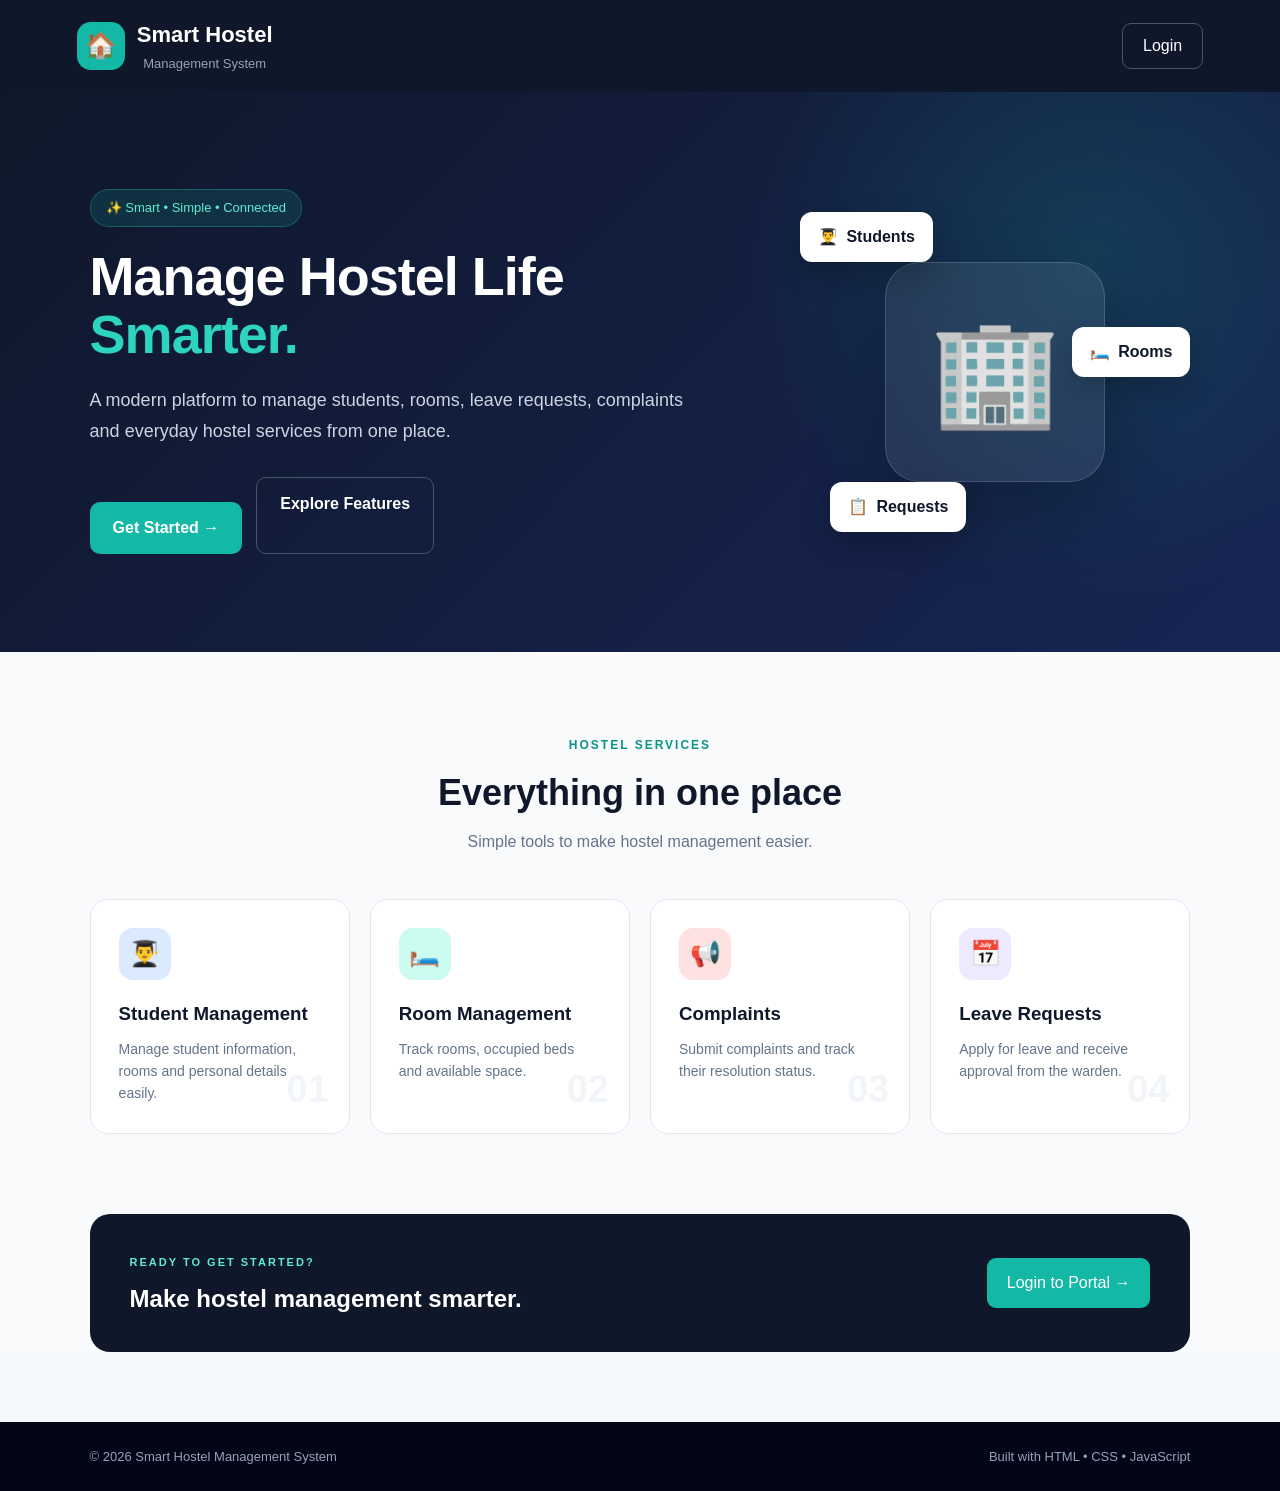
<file: index.html>
<!DOCTYPE html>
<html lang="en">

<head>
    <meta charset="UTF-8">
    <meta name="viewport" content="width=device-width, initial-scale=1.0">

    <title>Smart Hostel Management System</title>

    <link rel="stylesheet" href="style.css">
</head>

<body>

    <!-- ==============================
         Header
         ============================== -->

    <header class="home-header">

        <div class="brand">
            <div class="brand-icon">🏠</div>

            <div>
                <h1>Smart Hostel</h1>
                <p>Management System</p>
            </div>
        </div>

        <a href="login.html" class="header-login">
            Login
        </a>

    </header>


    <!-- ==============================
         Main Content
         ============================== -->

    <main class="home-container">

        <!-- Hero Section -->

        <section class="home-hero">

            <div class="hero-content">

                <span class="hero-badge">
                    ✨ Smart • Simple • Connected
                </span>

                <h2>
                    Manage Hostel Life
                    <span>Smarter.</span>
                </h2>

                <p>
                    A modern platform to manage students, rooms,
                    leave requests, complaints and everyday hostel services
                    from one place.
                </p>

                <div class="hero-buttons">

                    <a href="login.html" class="start-button">
                        Get Started →
                    </a>

                    <a href="#features" class="explore-button">
                        Explore Features
                    </a>

                </div>

            </div>


            <!-- Hero Visual -->

            <div class="hero-visual">

                <div class="hostel-illustration">
                    🏢
                </div>

                <div class="floating-card card-one">
                    👨‍🎓
                    <span>Students</span>
                </div>

                <div class="floating-card card-two">
                    🛏️
                    <span>Rooms</span>
                </div>

                <div class="floating-card card-three">
                    📋
                    <span>Requests</span>
                </div>

            </div>

        </section>


        <!-- Features -->

        <section class="home-features" id="features">

            <div class="section-heading">

                <span>HOSTEL SERVICES</span>

                <h2>
                    Everything in one place
                </h2>

                <p>
                    Simple tools to make hostel management easier.
                </p>

            </div>


            <div class="features-grid">

                <div class="feature-card">

                    <div class="feature-icon student-icon">
                        👨‍🎓
                    </div>

                    <h3>Student Management</h3>

                    <p>
                        Manage student information,
                        rooms and personal details easily.
                    </p>

                    <span class="feature-number">01</span>

                </div>


                <div class="feature-card">

                    <div class="feature-icon room-icon">
                        🛏️
                    </div>

                    <h3>Room Management</h3>

                    <p>
                        Track rooms, occupied beds
                        and available space.
                    </p>

                    <span class="feature-number">02</span>

                </div>


                <div class="feature-card">

                    <div class="feature-icon complaint-icon">
                        📢
                    </div>

                    <h3>Complaints</h3>

                    <p>
                        Submit complaints and
                        track their resolution status.
                    </p>

                    <span class="feature-number">03</span>

                </div>


                <div class="feature-card">

                    <div class="feature-icon leave-icon">
                        📅
                    </div>

                    <h3>Leave Requests</h3>

                    <p>
                        Apply for leave and receive
                        approval from the warden.
                    </p>

                    <span class="feature-number">04</span>

                </div>

            </div>

        </section>


        <!-- Bottom CTA -->

        <section class="home-cta">

            <div>

                <span>READY TO GET STARTED?</span>

                <h2>
                    Make hostel management smarter.
                </h2>

            </div>

            <a href="login.html">
                Login to Portal →
            </a>

        </section>

    </main>


    <!-- Footer -->

    <footer class="home-footer">

        <p>
            © 2026 Smart Hostel Management System
        </p>

        <p>
            Built with HTML • CSS • JavaScript
        </p>

    </footer>


    <script src="script.js"></script>

</body>

</html>
</file>
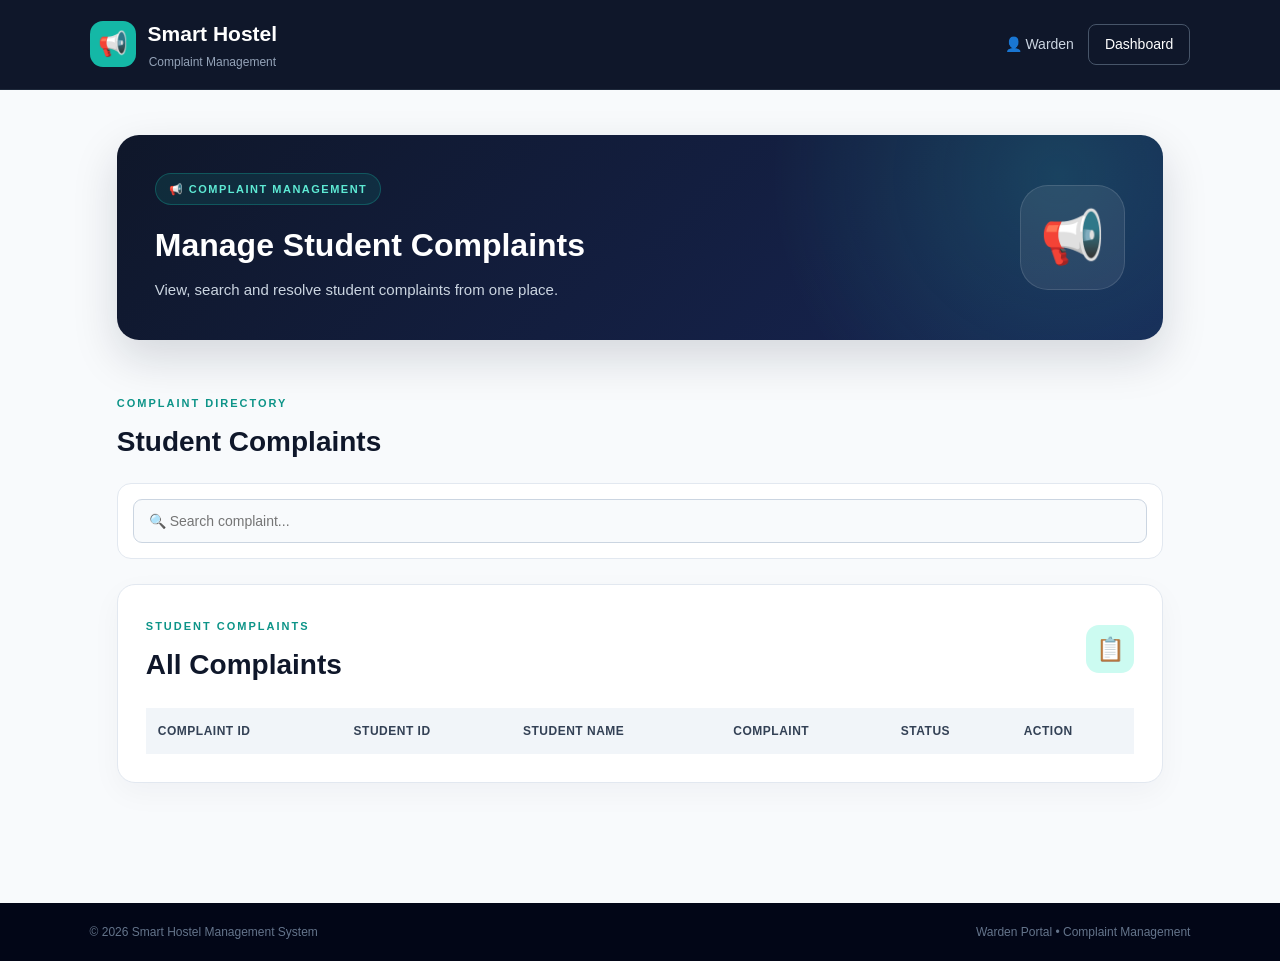
<file: complaint-management.html>
<!DOCTYPE html>
<html lang="en">

<head>
    <meta charset="UTF-8">
    <meta name="viewport" content="width=device-width, initial-scale=1.0">

    <title>Complaint Management - Smart Hostel</title>

    <link rel="stylesheet" href="style.css">
</head>

<body class="management-page">

    <!-- Header -->
    <header class="management-header">

        <a href="warden-dashboard.html" class="management-brand">

            <div class="management-brand-icon">
                📢
            </div>

            <div>
                <h1>Smart Hostel</h1>
                <p>Complaint Management</p>
            </div>

        </a>


        <div class="management-header-actions">

            <span>👤 Warden</span>

            <a href="warden-dashboard.html">
                Dashboard
            </a>

        </div>

    </header>


    <!-- Main -->
    <main class="management-main">


        <!-- Welcome -->
        <section class="management-welcome">

            <div>

                <span class="management-badge">
                    📢 COMPLAINT MANAGEMENT
                </span>

                <h2>
                    Manage Student Complaints
                </h2>

                <p>
                    View, search and resolve student complaints
                    from one place.
                </p>

            </div>


            <div class="management-welcome-icon">
                📢
            </div>

        </section>


        <!-- Complaint Directory -->
        <section class="management-toolbar">

            <div>

                <span>COMPLAINT DIRECTORY</span>

                <h2>
                    Student Complaints
                </h2>

            </div>

        </section>


        <!-- Search -->
        <section class="modern-search-section">

            <input
                type="text"
                id="complaintSearch"
                placeholder="🔍 Search complaint..."
                onkeyup="searchComplaint()"
            >

        </section>


        <!-- Complaint Table -->
        <section class="modern-table-section">

            <div class="table-heading">

                <div>

                    <span>STUDENT COMPLAINTS</span>

                    <h2>
                        All Complaints
                    </h2>

                </div>

                <div class="table-heading-icon">
                    📋
                </div>

            </div>


            <div class="modern-table-container">

                <table id="complaintTable">

                    <thead>

                        <tr>

                            <th>Complaint ID</th>

                            <th>Student ID</th>

                            <th>Student Name</th>

                            <th>Complaint</th>

                            <th>Status</th>

                            <th>Action</th>

                        </tr>

                    </thead>


                    <tbody id="complaintTableBody">

                    </tbody>

                </table>

            </div>

        </section>

    </main>


    <!-- Footer -->
    <footer class="management-footer">

        <p>
            © 2026 Smart Hostel Management System
        </p>

        <p>
            Warden Portal • Complaint Management
        </p>

    </footer>


    <script src="script.js"></script>

</body>

</html>
</file>
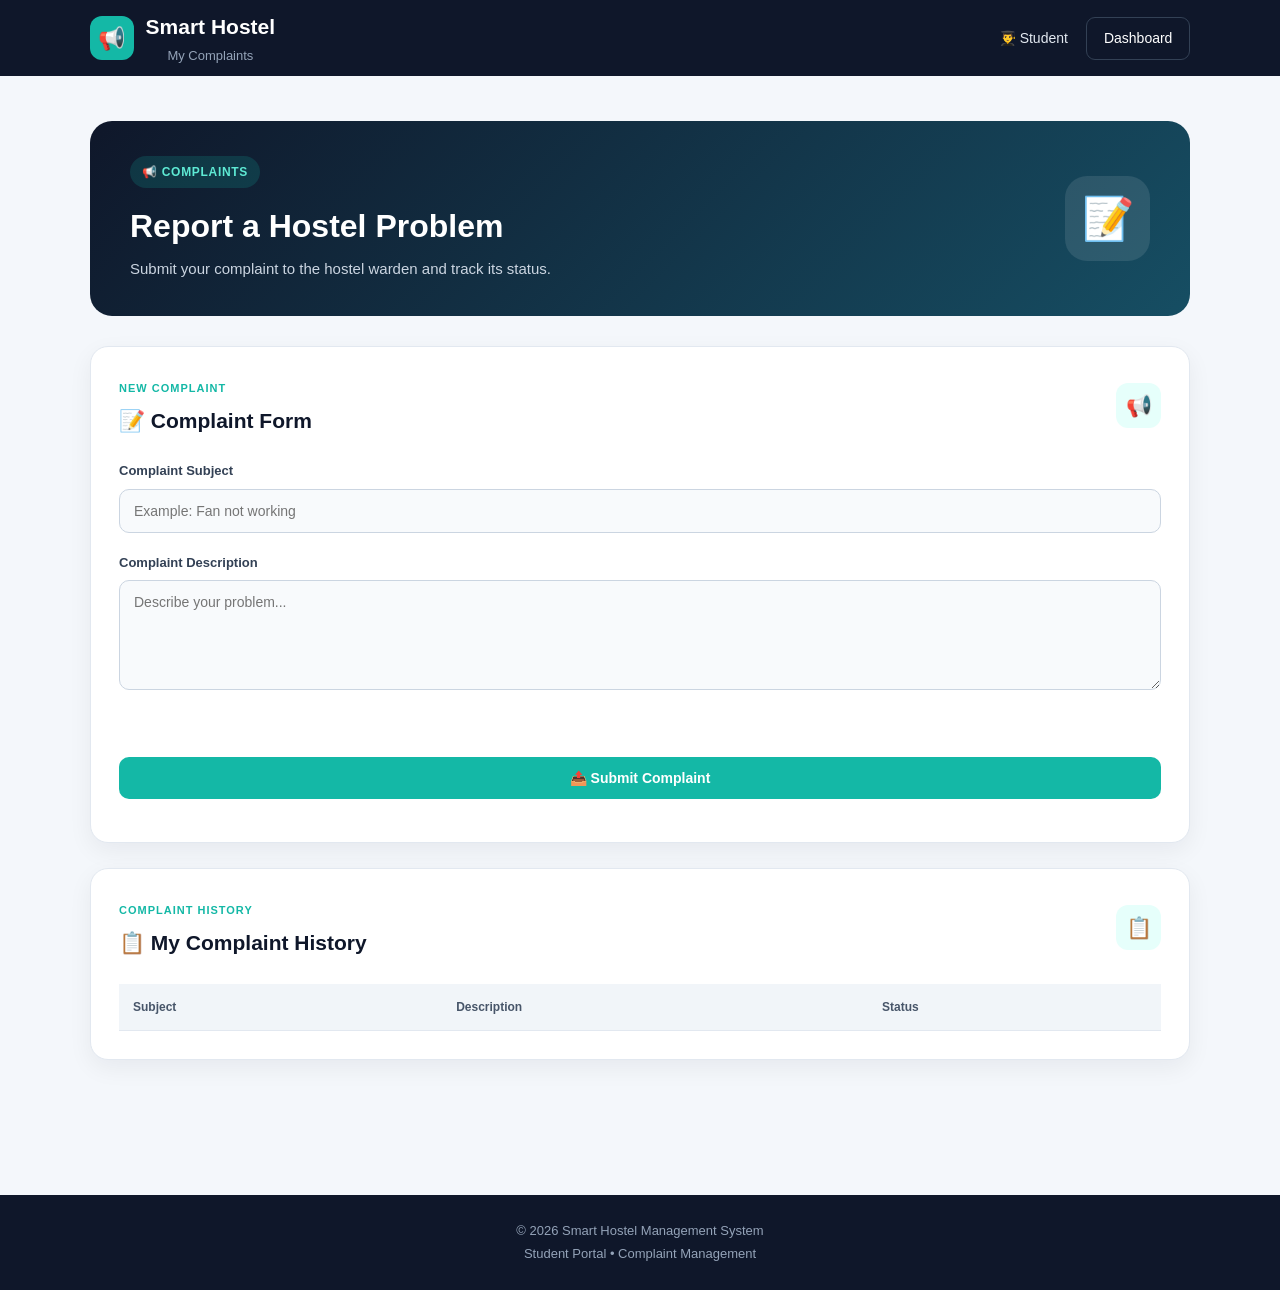
<file: complaint.html>
<!DOCTYPE html>
<html lang="en">

<head>
    <meta charset="UTF-8">
    <meta name="viewport" content="width=device-width, initial-scale=1.0">

    <title>My Complaints - Smart Hostel</title>

    <link rel="stylesheet" href="style.css">
</head>


<body class="student-page">


    <!-- Header -->
    <header class="student-inner-header">

        <a href="student-dashboard.html" class="student-inner-brand">

            <div class="student-inner-brand-icon">
                📢
            </div>

            <div>
                <h1>Smart Hostel</h1>
                <p>My Complaints</p>
            </div>

        </a>


        <div class="student-inner-actions">

            <span>👨‍🎓 Student</span>

            <a href="student-dashboard.html">
                Dashboard
            </a>

        </div>

    </header>



    <!-- Main Content -->
    <main class="student-inner-main">


        <!-- Welcome -->
        <section class="student-inner-welcome">

            <div>

                <span class="student-inner-badge">
                    📢 COMPLAINTS
                </span>

                <h2>
                    Report a Hostel Problem
                </h2>

                <p>
                    Submit your complaint to the hostel warden
                    and track its status.
                </p>

            </div>


            <div class="student-inner-welcome-icon">
                📝
            </div>

        </section>



        <!-- Complaint Form -->
        <section class="student-info-card">


            <div class="student-info-card-heading">

                <div>

                    <span>NEW COMPLAINT</span>

                    <h2>
                        📝 Complaint Form
                    </h2>

                </div>


                <div class="student-info-card-icon">
                    📢
                </div>

            </div>



            <form id="complaintForm">


                <div class="student-complaint-form-grid">


                    <!-- Subject -->
                    <div class="student-form-group">

                        <label for="complaintSubject">
                            Complaint Subject
                        </label>

                        <input
                            type="text"
                            id="complaintSubject"
                            placeholder="Example: Fan not working"
                            required
                        >

                    </div>



                    <!-- Description -->
                    <div class="student-form-group student-form-full">

                        <label for="complaintDescription">
                            Complaint Description
                        </label>

                        <textarea
                            id="complaintDescription"
                            rows="5"
                            placeholder="Describe your problem..."
                            required
                        ></textarea>

                    </div>


                </div>



                <button
                    type="submit"
                    class="student-complaint-submit-btn"
                >
                    📤 Submit Complaint
                </button>


            </form>


            <p id="complaintMessage"></p>


        </section>



        <!-- Complaint History -->
        <section class="student-info-card">


            <div class="student-info-card-heading">

                <div>

                    <span>COMPLAINT HISTORY</span>

                    <h2>
                        📋 My Complaint History
                    </h2>

                </div>


                <div class="student-info-card-icon">
                    📋
                </div>

            </div>



            <div class="student-complaint-table-container">

                <table id="myComplaintTable">

                    <thead>

                        <tr>

                            <th>Subject</th>

                            <th>Description</th>

                            <th>Status</th>

                        </tr>

                    </thead>


                    <tbody id="myComplaintTableBody">

                    </tbody>

                </table>

            </div>


        </section>


    </main>



    <!-- Footer -->
    <footer class="student-inner-footer">

        <p>
            © 2026 Smart Hostel Management System
        </p>

        <p>
            Student Portal • Complaint Management
        </p>

    </footer>



    <script src="script.js"></script>

</body>

</html>
</file>
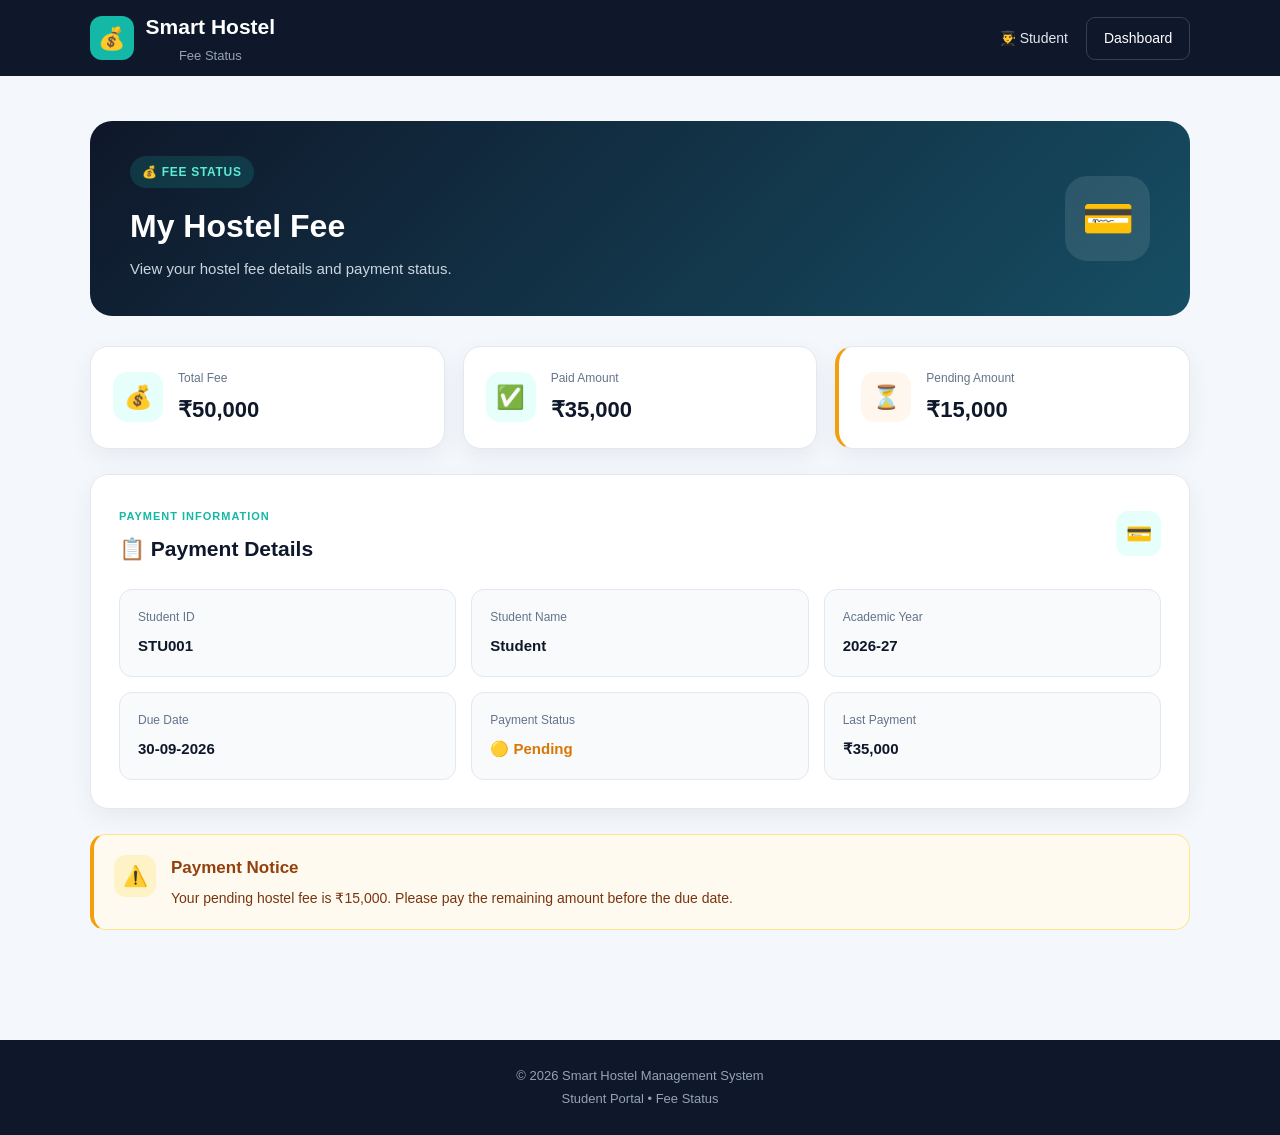
<file: fee-status.html>
<!DOCTYPE html>
<html lang="en">

<head>
    <meta charset="UTF-8">
    <meta name="viewport" content="width=device-width, initial-scale=1.0">

    <title>Fee Status - Smart Hostel</title>

    <link rel="stylesheet" href="style.css">
</head>


<body class="student-page">


    <!-- Header -->
    <header class="student-inner-header">

        <a href="student-dashboard.html" class="student-inner-brand">

            <div class="student-inner-brand-icon">
                💰
            </div>

            <div>
                <h1>Smart Hostel</h1>
                <p>Fee Status</p>
            </div>

        </a>


        <div class="student-inner-actions">

            <span>👨‍🎓 Student</span>

            <a href="student-dashboard.html">
                Dashboard
            </a>

        </div>

    </header>



    <!-- Main Content -->
    <main class="student-inner-main">


        <!-- Welcome -->
        <section class="student-inner-welcome">

            <div>

                <span class="student-inner-badge">
                    💰 FEE STATUS
                </span>

                <h2>
                    My Hostel Fee
                </h2>

                <p>
                    View your hostel fee details and payment status.
                </p>

            </div>


            <div class="student-inner-welcome-icon">
                💳
            </div>

        </section>



        <!-- Fee Summary -->
        <section class="student-fee-summary">


            <div class="student-fee-card">

                <div class="student-fee-icon">
                    💰
                </div>

                <div>

                    <span>
                        Total Fee
                    </span>

                    <strong id="totalFee">
                        ₹50,000
                    </strong>

                </div>

            </div>



            <div class="student-fee-card">

                <div class="student-fee-icon">
                    ✅
                </div>

                <div>

                    <span>
                        Paid Amount
                    </span>

                    <strong id="paidAmount">
                        ₹35,000
                    </strong>

                </div>

            </div>



            <div class="student-fee-card pending-fee-card">

                <div class="student-fee-icon">
                    ⏳
                </div>

                <div>

                    <span>
                        Pending Amount
                    </span>

                    <strong id="pendingAmount">
                        ₹15,000
                    </strong>

                </div>

            </div>


        </section>



        <!-- Payment Details -->
        <section class="student-info-card">


            <div class="student-info-card-heading">

                <div>

                    <span>PAYMENT INFORMATION</span>

                    <h2>
                        📋 Payment Details
                    </h2>

                </div>


                <div class="student-info-card-icon">
                    💳
                </div>

            </div>



            <div class="student-fee-info-grid">


                <div class="student-room-item">

                    <span>Student ID</span>

                    <strong id="feeStudentId">
                        STU001
                    </strong>

                </div>



                <div class="student-room-item">

                    <span>Student Name</span>

                    <strong id="feeStudentName">
                        Rahul Kumar
                    </strong>

                </div>



                <div class="student-room-item">

                    <span>Academic Year</span>

                    <strong>
                        2026-27
                    </strong>

                </div>



                <div class="student-room-item">

                    <span>Due Date</span>

                    <strong>
                        30-09-2026
                    </strong>

                </div>



                <div class="student-room-item">

                    <span>Payment Status</span>

                    <strong
                        id="feePaymentStatus"
                        class="fee-pending"
                    >
                        🟡 Pending
                    </strong>

                </div>



                <div class="student-room-item">

                    <span>Last Payment</span>

                    <strong>
                        ₹35,000
                    </strong>

                </div>


            </div>

        </section>



        <!-- Payment Notice -->
        <section class="student-payment-notice">

            <div class="student-payment-notice-icon">
                ⚠️
            </div>


            <div>

                <h3>
                    Payment Notice
                </h3>

                <p id="paymentNotice">
                    Your pending hostel fee is ₹15,000.
                    Please pay the remaining amount before the due date.
                </p>

            </div>

        </section>


    </main>



    <!-- Footer -->
    <footer class="student-inner-footer">

        <p>
            © 2026 Smart Hostel Management System
        </p>

        <p>
            Student Portal • Fee Status
        </p>

    </footer>



    <script src="script.js"></script>

</body>

</html>
</file>
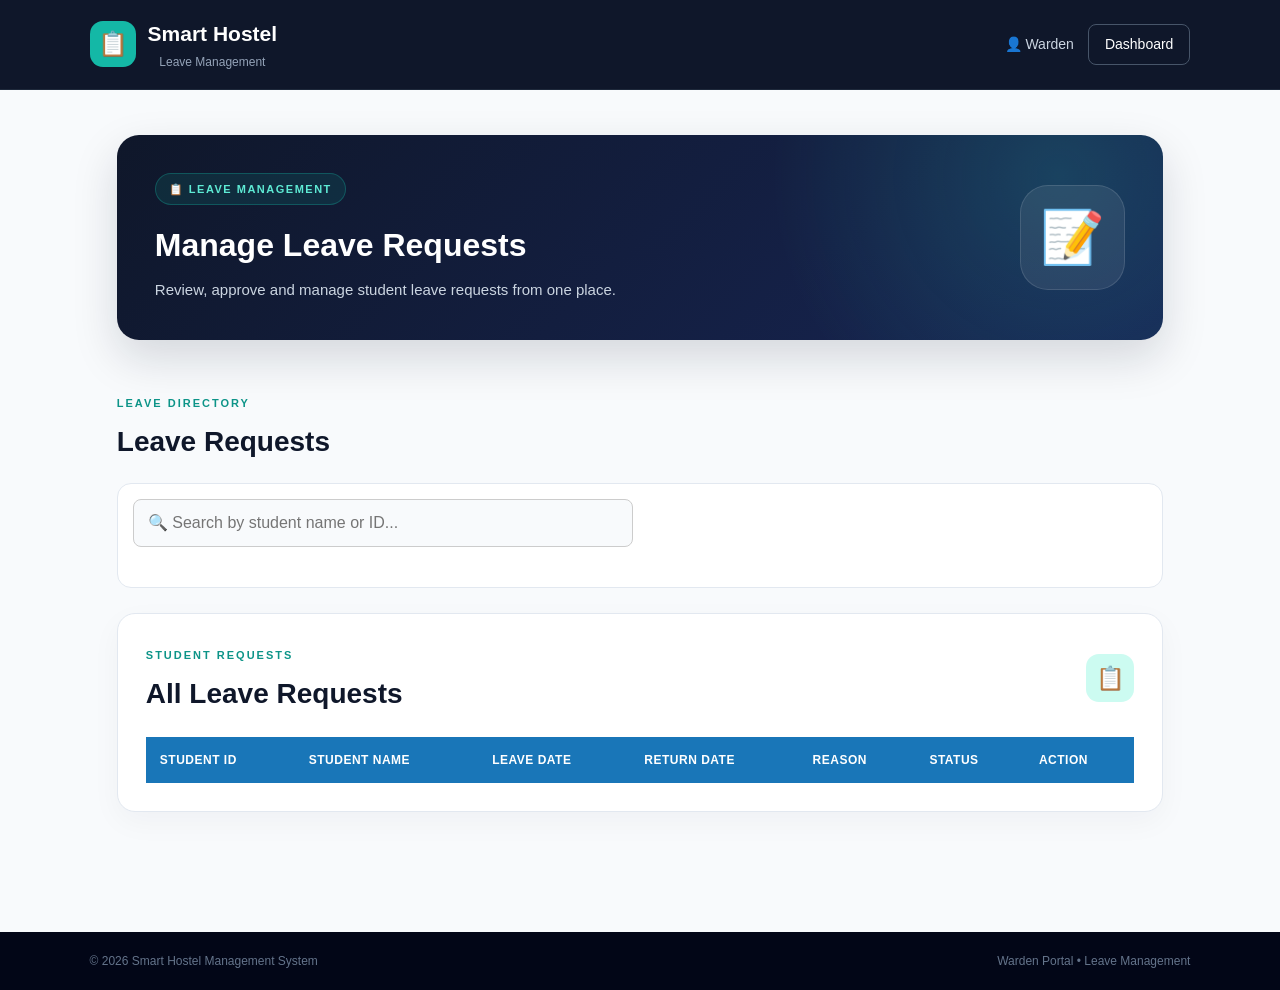
<file: leave-management.html>
<!DOCTYPE html>
<html lang="en">

<head>
    <meta charset="UTF-8">
    <meta name="viewport" content="width=device-width, initial-scale=1.0">

    <title>Leave Management - Smart Hostel</title>

    <link rel="stylesheet" href="style.css">
</head>

<body class="management-page">

    <!-- Header -->
    <header class="management-header">

        <a href="warden-dashboard.html" class="management-brand">

            <div class="management-brand-icon">
                📋
            </div>

            <div>
                <h1>Smart Hostel</h1>
                <p>Leave Management</p>
            </div>

        </a>


        <div class="management-header-actions">

            <span>👤 Warden</span>

            <a href="warden-dashboard.html">
                Dashboard
            </a>

        </div>

    </header>


    <!-- Main -->
    <main class="management-main">


        <!-- Welcome -->
        <section class="management-welcome">

            <div>

                <span class="management-badge">
                    📋 LEAVE MANAGEMENT
                </span>

                <h2>
                    Manage Leave Requests
                </h2>

                <p>
                    Review, approve and manage student leave
                    requests from one place.
                </p>

            </div>


            <div class="management-welcome-icon">
                📝
            </div>

        </section>


        <!-- Leave Directory -->
        <section class="management-toolbar">

            <div>

                <span>LEAVE DIRECTORY</span>

                <h2>
                    Leave Requests
                </h2>

            </div>

        </section>


        <!-- Search -->
        <section class="modern-search-section">

            <input
                type="text"
                id="leaveSearch"
                placeholder="🔍 Search by student name or ID..."
                onkeyup="searchLeave()"
            >

        </section>


        <!-- Leave Table -->
        <section class="modern-table-section">

            <div class="table-heading">

                <div>

                    <span>STUDENT REQUESTS</span>

                    <h2>
                        All Leave Requests
                    </h2>

                </div>

                <div class="table-heading-icon">
                    📋
                </div>

            </div>


            <div class="modern-table-container">

                <table id="leaveTable">

                    <thead>

                        <tr>

                            <th>Student ID</th>

                            <th>Student Name</th>

                            <th>Leave Date</th>

                            <th>Return Date</th>

                            <th>Reason</th>

                            <th>Status</th>

                            <th>Action</th>

                        </tr>

                    </thead>


                    <tbody id="leaveTableBody">

                    </tbody>

                </table>

            </div>

        </section>

    </main>


    <!-- Footer -->
    <footer class="management-footer">

        <p>
            © 2026 Smart Hostel Management System
        </p>

        <p>
            Warden Portal • Leave Management
        </p>

    </footer>


    <!-- Leave Management JavaScript -->
    <script>

        function loadWardenLeaves() {

            const leaves =
                JSON.parse(localStorage.getItem("leaves")) || [];

            const tableBody =
                document.getElementById("leaveTableBody");

            if (!tableBody) {
                return;
            }

            tableBody.innerHTML = "";

            leaves.forEach(function(leave, index) {

                const row =
                    document.createElement("tr");

                row.innerHTML = `
                    <td>${leave.studentId || "-"}</td>

                    <td>${leave.studentName || "-"}</td>

                    <td>${leave.fromDate || "-"}</td>

                    <td>${leave.toDate || "-"}</td>

                    <td>${leave.reason || "-"}</td>

                    <td class="leave-status">
                        ${leave.status || "🟡 Pending"}
                    </td>

                    <td>

                        <button
                            class="approve-btn"
                            onclick="approveLeave(${index})">
                            ✅ Approve
                        </button>

                        <button
                            class="reject-btn"
                            onclick="rejectLeave(${index})">
                            ❌ Reject
                        </button>

                    </td>
                `;

                tableBody.appendChild(row);
            });
        }


        // ==============================
        // Approve Leave
        // ==============================

        function approveLeave(index) {

            let leaves =
                JSON.parse(localStorage.getItem("leaves")) || [];

            if (!leaves[index]) {
                return;
            }

            leaves[index].status =
                "🟢 Approved";

            localStorage.setItem(
                "leaves",
                JSON.stringify(leaves)
            );

            loadWardenLeaves();
        }


        // ==============================
        // Reject Leave
        // ==============================

        function rejectLeave(index) {

            let leaves =
                JSON.parse(localStorage.getItem("leaves")) || [];

            if (!leaves[index]) {
                return;
            }

            leaves[index].status =
                "🔴 Rejected";

            localStorage.setItem(
                "leaves",
                JSON.stringify(leaves)
            );

            loadWardenLeaves();
        }


        // Load leaves when page opens
        loadWardenLeaves();

    </script>

</body>

</html>
</file>
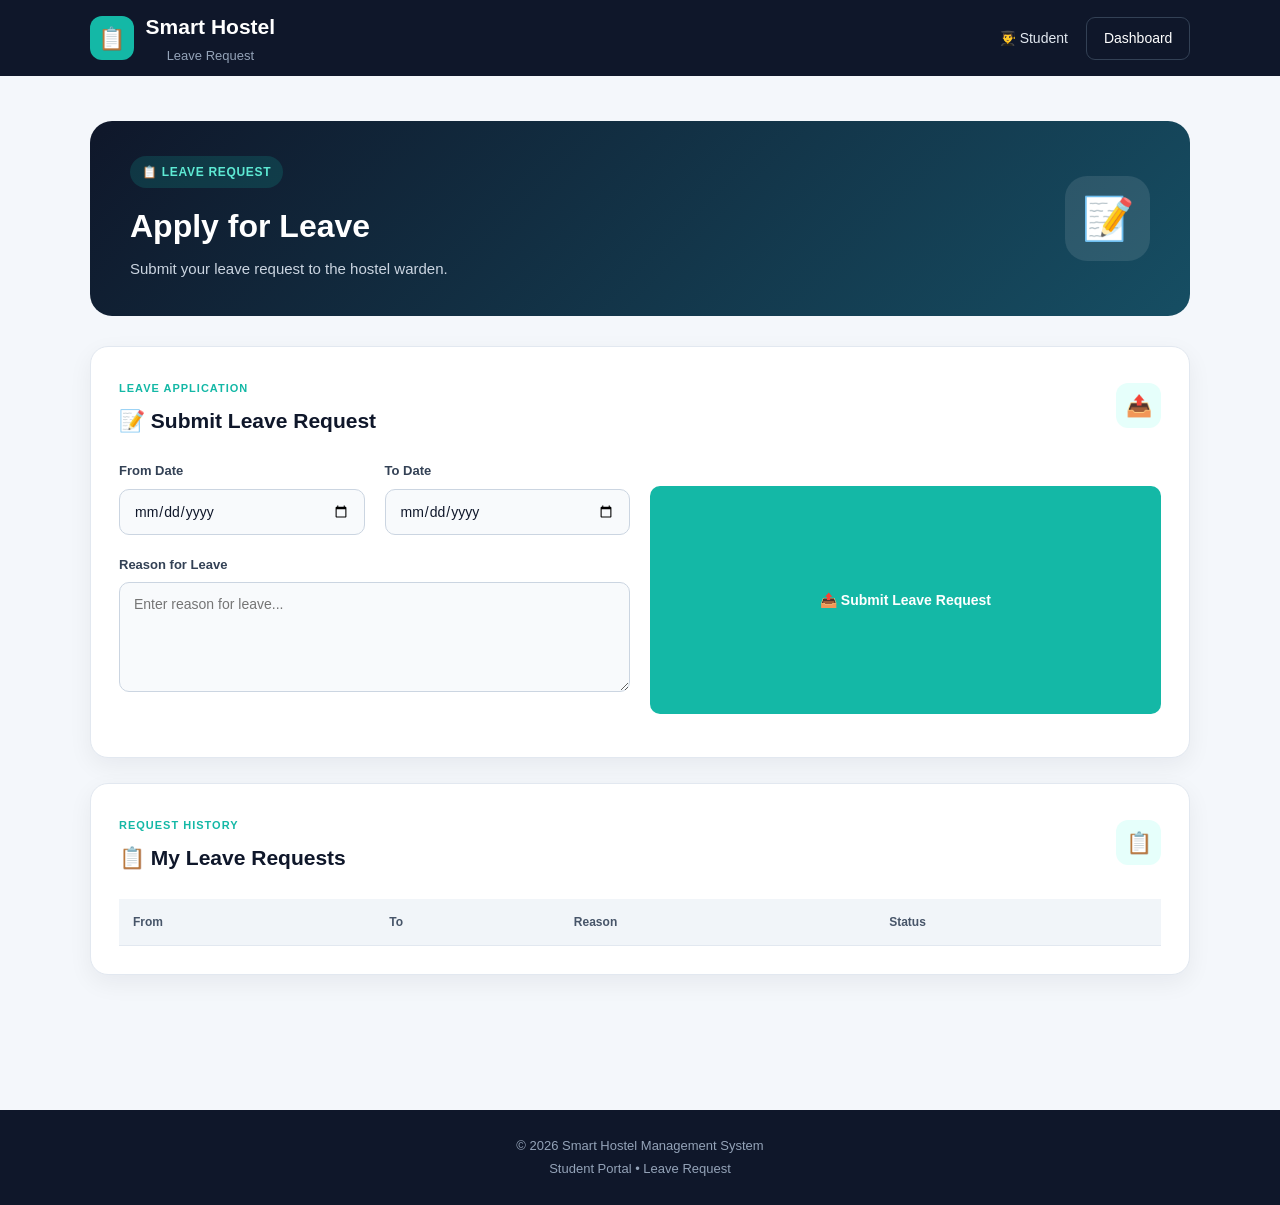
<file: leave-request.html>
<!DOCTYPE html>
<html lang="en">

<head>
    <meta charset="UTF-8">
    <meta name="viewport" content="width=device-width, initial-scale=1.0">

    <title>Leave Request - Smart Hostel</title>

    <link rel="stylesheet" href="style.css">
</head>


<body class="student-page">


    <!-- Header -->
    <header class="student-inner-header">

        <a href="student-dashboard.html" class="student-inner-brand">

            <div class="student-inner-brand-icon">
                📋
            </div>

            <div>
                <h1>Smart Hostel</h1>
                <p>Leave Request</p>
            </div>

        </a>


        <div class="student-inner-actions">

            <span>👨‍🎓 Student</span>

            <a href="student-dashboard.html">
                Dashboard
            </a>

        </div>

    </header>



    <!-- Main Content -->
    <main class="student-inner-main">


        <!-- Welcome -->
        <section class="student-inner-welcome">

            <div>

                <span class="student-inner-badge">
                    📋 LEAVE REQUEST
                </span>

                <h2>
                    Apply for Leave
                </h2>

                <p>
                    Submit your leave request to the hostel warden.
                </p>

            </div>


            <div class="student-inner-welcome-icon">
                📝
            </div>

        </section>



        <!-- Leave Application -->
        <section class="student-info-card">


            <div class="student-info-card-heading">

                <div>

                    <span>LEAVE APPLICATION</span>

                    <h2>
                        📝 Submit Leave Request
                    </h2>

                </div>


                <div class="student-info-card-icon">
                    📤
                </div>

            </div>



            <form id="leaveRequestForm">


                <div class="student-leave-form-grid">


                    <!-- From Date -->
                    <div class="student-form-group">

                        <label for="fromDate">
                            From Date
                        </label>

                        <input
                            type="date"
                            id="fromDate"
                            required
                        >

                    </div>



                    <!-- To Date -->
                    <div class="student-form-group">

                        <label for="toDate">
                            To Date
                        </label>

                        <input
                            type="date"
                            id="toDate"
                            required
                        >

                    </div>



                    <!-- Reason -->
                    <div class="student-form-group student-form-full">

                        <label for="leaveReason">
                            Reason for Leave
                        </label>

                        <textarea
                            id="leaveReason"
                            rows="5"
                            placeholder="Enter reason for leave..."
                            required
                        ></textarea>

                    </div>


                </div>



                <button
                    type="submit"
                    class="student-leave-submit-btn"
                >
                    📤 Submit Leave Request
                </button>


            </form>


            <p id="leaveMessage"></p>


        </section>



        <!-- Leave Status -->
        <section class="student-info-card">


            <div class="student-info-card-heading">

                <div>

                    <span>REQUEST HISTORY</span>

                    <h2>
                        📋 My Leave Requests
                    </h2>

                </div>


                <div class="student-info-card-icon">
                    📋
                </div>

            </div>



            <div class="student-leave-table-container">

                <table id="myLeaveTable">

                    <thead>

                        <tr>

                            <th>From</th>

                            <th>To</th>

                            <th>Reason</th>

                            <th>Status</th>

                        </tr>

                    </thead>


                    <tbody id="myLeaveTableBody">

                    </tbody>

                </table>

            </div>


        </section>


    </main>



    <!-- Footer -->
    <footer class="student-inner-footer">

        <p>
            © 2026 Smart Hostel Management System
        </p>

        <p>
            Student Portal • Leave Request
        </p>

    </footer>



    <!-- Existing Leave JavaScript -->
    <script>

        const leaveRequestForm =
            document.getElementById("leaveRequestForm");

        if (leaveRequestForm) {

            leaveRequestForm.addEventListener("submit", function(event) {

                event.preventDefault();

                const fromDate =
                    document.getElementById("fromDate").value;

                const toDate =
                    document.getElementById("toDate").value;

                const reason =
                    document.getElementById("leaveReason").value.trim();

                const message =
                    document.getElementById("leaveMessage");


                // Check fields
                if (
                    fromDate === "" ||
                    toDate === "" ||
                    reason === ""
                ) {

                    message.textContent =
                        "Please fill all leave details.";

                    message.style.color = "red";

                    return;
                }


                // Check date
                if (toDate < fromDate) {

                    message.textContent =
                        "To Date cannot be before From Date.";

                    message.style.color = "red";

                    return;
                }


                // Student information
                const studentId =
                    localStorage.getItem("currentStudentId") ||
                    "STU001";

                const studentName =
                    localStorage.getItem("currentStudentName") ||
                    "Rahul Kumar";


                // Get old leaves
                let leaves =
                    JSON.parse(
                        localStorage.getItem("leaves")
                    ) || [];


                // Create leave
                const leave = {

                    studentId: studentId,
                    studentName: studentName,
                    fromDate: fromDate,
                    toDate: toDate,
                    reason: reason,
                    status: "🟡 Pending"

                };


                // Save
                leaves.push(leave);

                localStorage.setItem(
                    "leaves",
                    JSON.stringify(leaves)
                );


                // Show in table
                const tableBody =
                    document.getElementById("myLeaveTableBody");

                if (tableBody) {

                    const row =
                        document.createElement("tr");

                    row.innerHTML = `
                        <td>${fromDate}</td>
                        <td>${toDate}</td>
                        <td>${reason}</td>
                        <td class="my-leave-status">
                            🟡 Pending
                        </td>
                    `;

                    tableBody.appendChild(row);
                }


                // Clear form
                leaveRequestForm.reset();


                message.textContent =
                    "Leave request submitted successfully!";

                message.style.color = "green";

            });

        }



        // Load saved leaves
        function loadStudentLeaves() {

            const leaves =
                JSON.parse(
                    localStorage.getItem("leaves")
                ) || [];


            const tableBody =
                document.getElementById("myLeaveTableBody");


            if (!tableBody) {
                return;
            }


            tableBody.innerHTML = "";


            leaves.forEach(function(leave) {

                const row =
                    document.createElement("tr");


                row.innerHTML = `
                    <td>${leave.fromDate || "-"}</td>
                    <td>${leave.toDate || "-"}</td>
                    <td>${leave.reason || "-"}</td>
                    <td class="my-leave-status">
                        ${leave.status || "🟡 Pending"}
                    </td>
                `;


                tableBody.appendChild(row);

            });

        }


        loadStudentLeaves();

    </script>

</body>

</html>
</file>
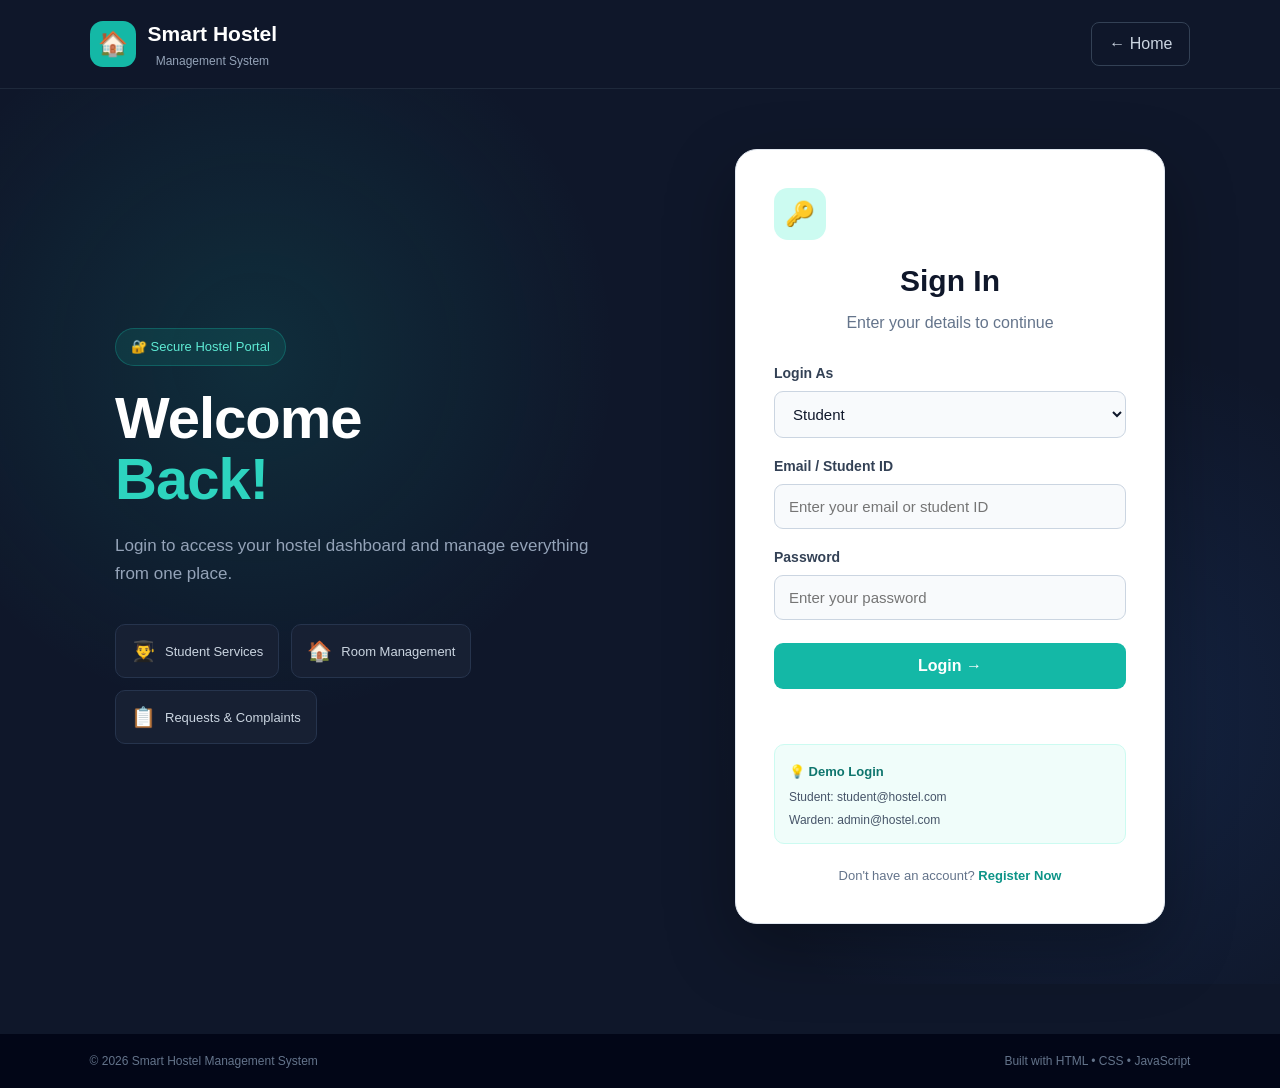
<file: login.html>
<!DOCTYPE html>
<html lang="en">

<head>
    <meta charset="UTF-8">
    <meta name="viewport" content="width=device-width, initial-scale=1.0">

    <title>Login - Smart Hostel Management</title>

    <link rel="stylesheet" href="style.css">
</head>

<body class="login-page">

    <!-- Header -->

    <header class="login-header">

        <a href="index.html" class="login-brand">

            <div class="login-brand-icon">
                🏠
            </div>

            <div>
                <h1>Smart Hostel</h1>
                <p>Management System</p>
            </div>

        </a>

        <a href="index.html" class="back-home">
            ← Home
        </a>

    </header>


    <!-- Login Area -->

    <main class="login-main">

        <div class="login-wrapper">

            <!-- Left Information -->

            <section class="login-info">

                <span class="login-badge">
                    🔐 Secure Hostel Portal
                </span>

                <h2>
                    Welcome<br>
                    <span>Back!</span>
                </h2>

                <p>
                    Login to access your hostel dashboard
                    and manage everything from one place.
                </p>

                <div class="login-features">

                    <div>
                        <span>👨‍🎓</span>
                        <p>
                            Student Services
                        </p>
                    </div>

                    <div>
                        <span>🏠</span>
                        <p>
                            Room Management
                        </p>
                    </div>

                    <div>
                        <span>📋</span>
                        <p>
                            Requests & Complaints
                        </p>
                    </div>

                </div>

            </section>


            <!-- Login Card -->

            <section class="login-box">

                <div class="login-card-icon">
                    🔑
                </div>

                <h2>
                    Sign In
                </h2>

                <p class="login-subtitle">
                    Enter your details to continue
                </p>


                <form id="loginForm">

                    <label for="userType">
                        Login As
                    </label>

                    <select id="userType">

                        <option value="student">
                            Student
                        </option>

                        <option value="warden">
                            Warden / Admin
                        </option>

                    </select>


                    <label for="email">
                        Email / Student ID
                    </label>

                    <input
                        type="text"
                        id="email"
                        placeholder="Enter your email or student ID"
                        required
                    >


                    <label for="password">
                        Password
                    </label>

                    <input
                        type="password"
                        id="password"
                        placeholder="Enter your password"
                        required
                    >


                    <button type="submit">
                        Login →
                    </button>

                </form>


                <p id="loginMessage"></p>


                <div class="login-demo">

                    <span>💡 Demo Login</span>

                    <p>
                        Student: student@hostel.com
                    </p>

                    <p>
                        Warden: admin@hostel.com
                    </p>

                </div>


                <p class="register-text">
                    Don't have an account?
                    <a href="#">
                        Register Now
                    </a>
                </p>

            </section>

        </div>

    </main>


    <!-- Footer -->

    <footer class="login-footer">

        <p>
            © 2026 Smart Hostel Management System
        </p>

        <p>
            Built with HTML • CSS • JavaScript
        </p>

    </footer>


    <script src="script.js"></script>

</body>

</html>
</file>
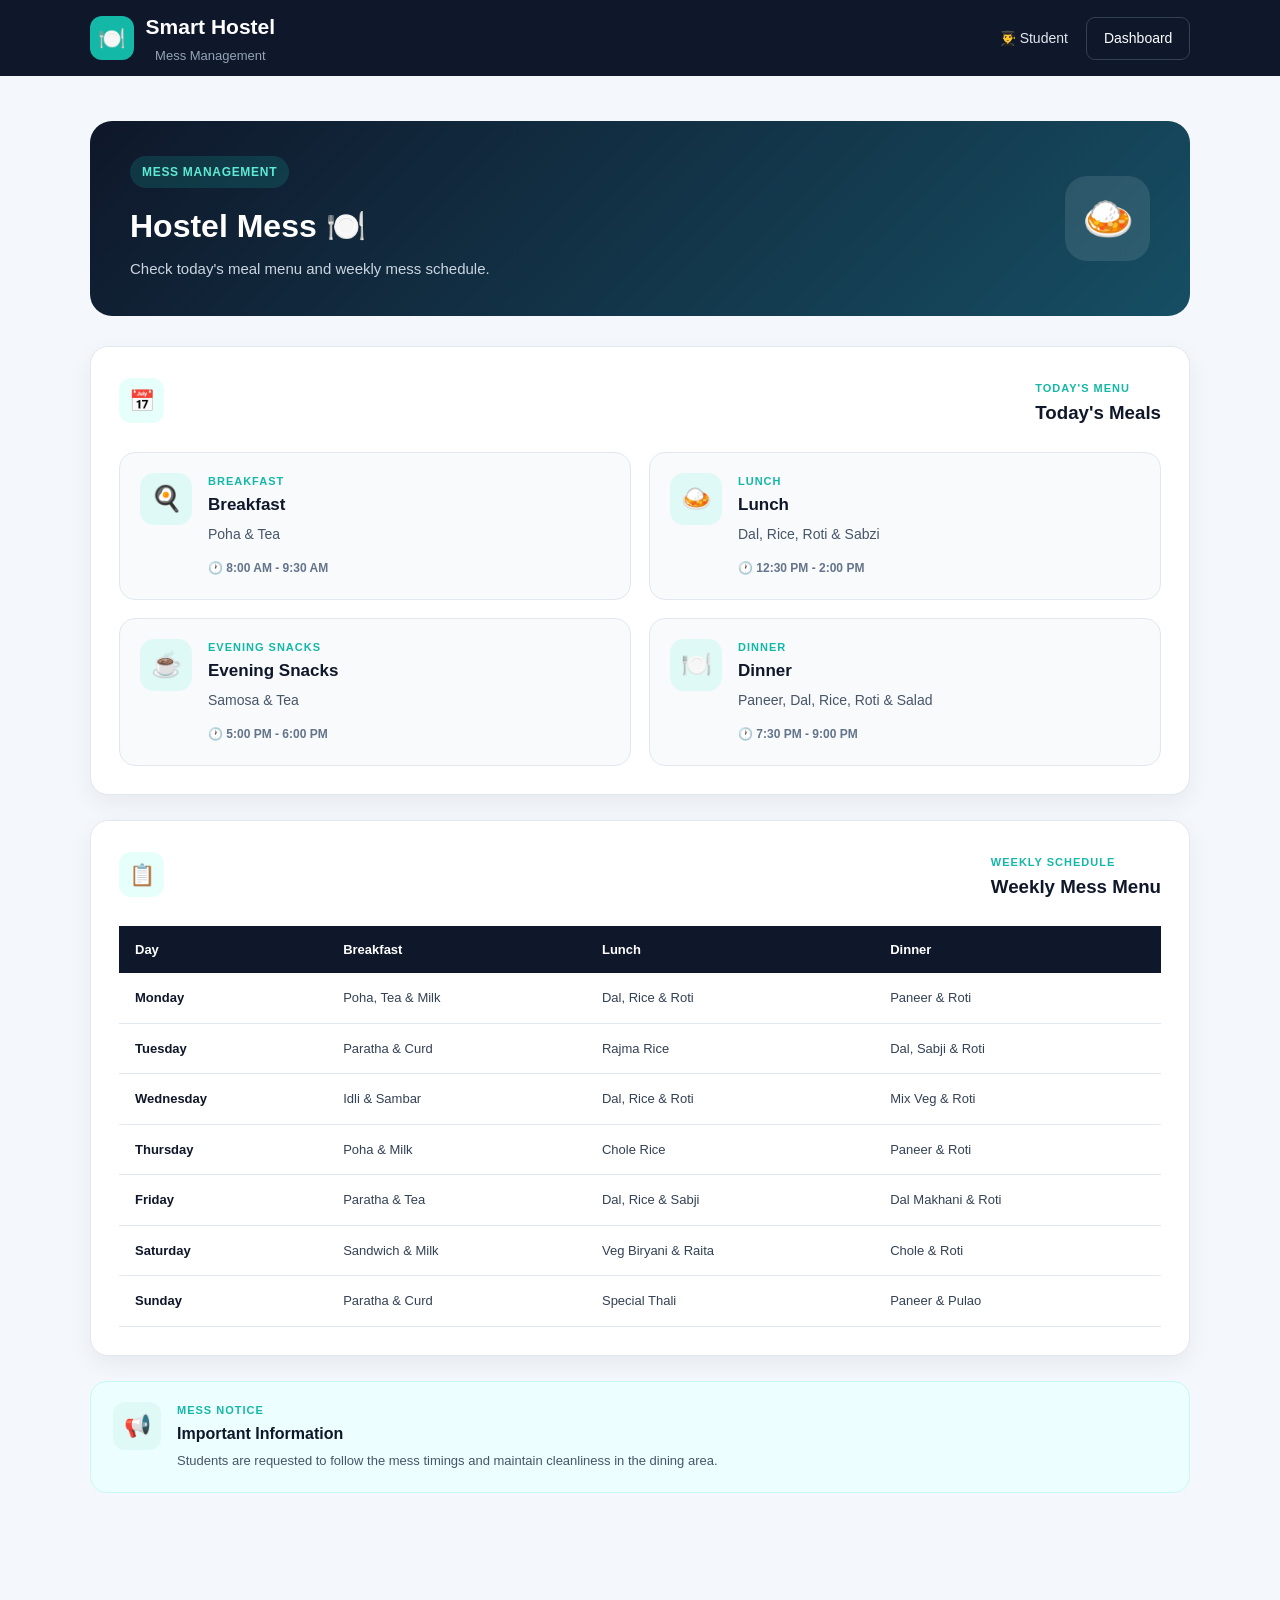
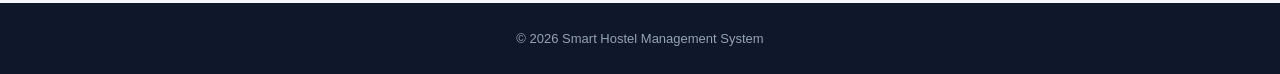
<file: mess.html>
<!DOCTYPE html>
<html lang="en">

<head>
    <meta charset="UTF-8">
    <meta name="viewport" content="width=device-width, initial-scale=1.0">

    <title>Mess Management - Smart Hostel</title>

    <link rel="stylesheet" href="style.css">
</head>

<body class="student-page">

    <!-- Header -->
    <header class="student-inner-header">

        <a href="student-dashboard.html" class="student-inner-brand">
            <div class="student-inner-brand-icon">🍽️</div>

            <div>
                <h1>Smart Hostel</h1>
                <p>Mess Management</p>
            </div>
        </a>

        <div class="student-inner-actions">
            <span>👨‍🎓 Student</span>
            <a href="student-dashboard.html">Dashboard</a>
        </div>

    </header>


    <!-- Main Content -->
    <main class="student-inner-main">

        <!-- Welcome Section -->
        <section class="student-inner-welcome">

            <div>
                <span class="student-inner-badge">MESS MANAGEMENT</span>

                <h2>Hostel Mess 🍽️</h2>

                <p>
                    Check today's meal menu and weekly mess schedule.
                </p>
            </div>

            <div class="student-inner-welcome-icon">
                🍛
            </div>

        </section>


        <!-- Today's Menu -->
        <section class="student-info-card">

            <div class="student-info-card-heading">

                <div class="student-info-card-icon">
                    📅
                </div>

                <div>
                    <span>TODAY'S MENU</span>
                    <h3>Today's Meals</h3>
                </div>

            </div>


            <div class="student-mess-meal-grid">

                <!-- Breakfast -->
                <div class="student-meal-card">

                    <div class="student-meal-icon">
                        🍳
                    </div>

                    <div class="student-meal-content">

                        <span class="student-meal-label">
                            BREAKFAST
                        </span>

                        <h4>Breakfast</h4>

                        <p id="breakfastMenu">
                            Poha, Bread, Tea & Milk
                        </p>

                        <span class="student-meal-time">
                            🕐 8:00 AM - 9:30 AM
                        </span>

                    </div>

                </div>


                <!-- Lunch -->
                <div class="student-meal-card">

                    <div class="student-meal-icon">
                        🍛
                    </div>

                    <div class="student-meal-content">

                        <span class="student-meal-label">
                            LUNCH
                        </span>

                        <h4>Lunch</h4>

                        <p id="lunchMenu">
                            Dal, Rice, Roti, Sabji & Salad
                        </p>

                        <span class="student-meal-time">
                            🕐 12:30 PM - 2:00 PM
                        </span>

                    </div>

                </div>


                <!-- Snacks -->
                <div class="student-meal-card">

                    <div class="student-meal-icon">
                        ☕
                    </div>

                    <div class="student-meal-content">

                        <span class="student-meal-label">
                            EVENING SNACKS
                        </span>

                        <h4>Evening Snacks</h4>

                        <p id="snacksMenu">
                            Samosa & Tea
                        </p>

                        <span class="student-meal-time">
                            🕐 5:00 PM - 6:00 PM
                        </span>

                    </div>

                </div>


                <!-- Dinner -->
                <div class="student-meal-card">

                    <div class="student-meal-icon">
                        🍽️
                    </div>

                    <div class="student-meal-content">

                        <span class="student-meal-label">
                            DINNER
                        </span>

                        <h4>Dinner</h4>

                        <p id="dinnerMenu">
                            Paneer, Dal, Rice, Roti & Salad
                        </p>

                        <span class="student-meal-time">
                            🕐 7:30 PM - 9:00 PM
                        </span>

                    </div>

                </div>

            </div>

        </section>


        <!-- Weekly Menu -->
        <section class="student-info-card">

            <div class="student-info-card-heading">

                <div class="student-info-card-icon">
                    📋
                </div>

                <div>
                    <span>WEEKLY SCHEDULE</span>
                    <h3>Weekly Mess Menu</h3>
                </div>

            </div>


            <div class="student-mess-table-container">

                <table id="messTable">

                    <thead>
                        <tr>
                            <th>Day</th>
                            <th>Breakfast</th>
                            <th>Lunch</th>
                            <th>Dinner</th>
                        </tr>
                    </thead>

                    <tbody>

                        <tr>
                            <td>Monday</td>
                            <td id="mondayMenu">Poha, Tea & Milk</td>
                            <td>Dal, Rice & Roti</td>
                            <td>Paneer & Roti</td>
                        </tr>

                        <tr>
                            <td>Tuesday</td>
                            <td>Paratha & Curd</td>
                            <td>Rajma Rice</td>
                            <td>Dal, Sabji & Roti</td>
                        </tr>

                        <tr>
                            <td>Wednesday</td>
                            <td>Idli & Sambar</td>
                            <td>Dal, Rice & Roti</td>
                            <td>Mix Veg & Roti</td>
                        </tr>

                        <tr>
                            <td>Thursday</td>
                            <td>Poha & Milk</td>
                            <td>Chole Rice</td>
                            <td>Paneer & Roti</td>
                        </tr>

                        <tr>
                            <td>Friday</td>
                            <td>Paratha & Tea</td>
                            <td>Dal, Rice & Sabji</td>
                            <td>Dal Makhani & Roti</td>
                        </tr>

                        <tr>
                            <td>Saturday</td>
                            <td>Sandwich & Milk</td>
                            <td>Veg Biryani & Raita</td>
                            <td>Chole & Roti</td>
                        </tr>

                        <tr>
                            <td>Sunday</td>
                            <td>Paratha & Curd</td>
                            <td>Special Thali</td>
                            <td>Paneer & Pulao</td>
                        </tr>

                    </tbody>

                </table>

            </div>

        </section>


        <!-- Mess Notice -->
        <section class="student-mess-notice">

            <div class="student-mess-notice-icon">
                📢
            </div>

            <div>
                <span>MESS NOTICE</span>

                <h3>Important Information</h3>

                <p>
                    Students are requested to follow the mess timings
                    and maintain cleanliness in the dining area.
                </p>
            </div>

        </section>

    </main>


    <!-- Footer -->
    <footer class="student-inner-footer">

        <p>
            © 2026 Smart Hostel Management System
        </p>

    </footer>


    <script src="script.js"></script>


    <!-- Mess Menu JavaScript -->
    <script>

        document.getElementById("breakfastMenu").textContent =
            "Poha & Tea";

        document.getElementById("lunchMenu").textContent =
            "Dal, Rice, Roti & Sabzi";

        document.getElementById("snacksMenu").textContent =
            "Samosa & Tea";

        document.getElementById("dinnerMenu").textContent =
            "Paneer, Dal, Rice, Roti & Salad";

        document.getElementById("mondayMenu").textContent =
            "Poha, Tea & Milk";

    </script>

</body>

</html>
</file>
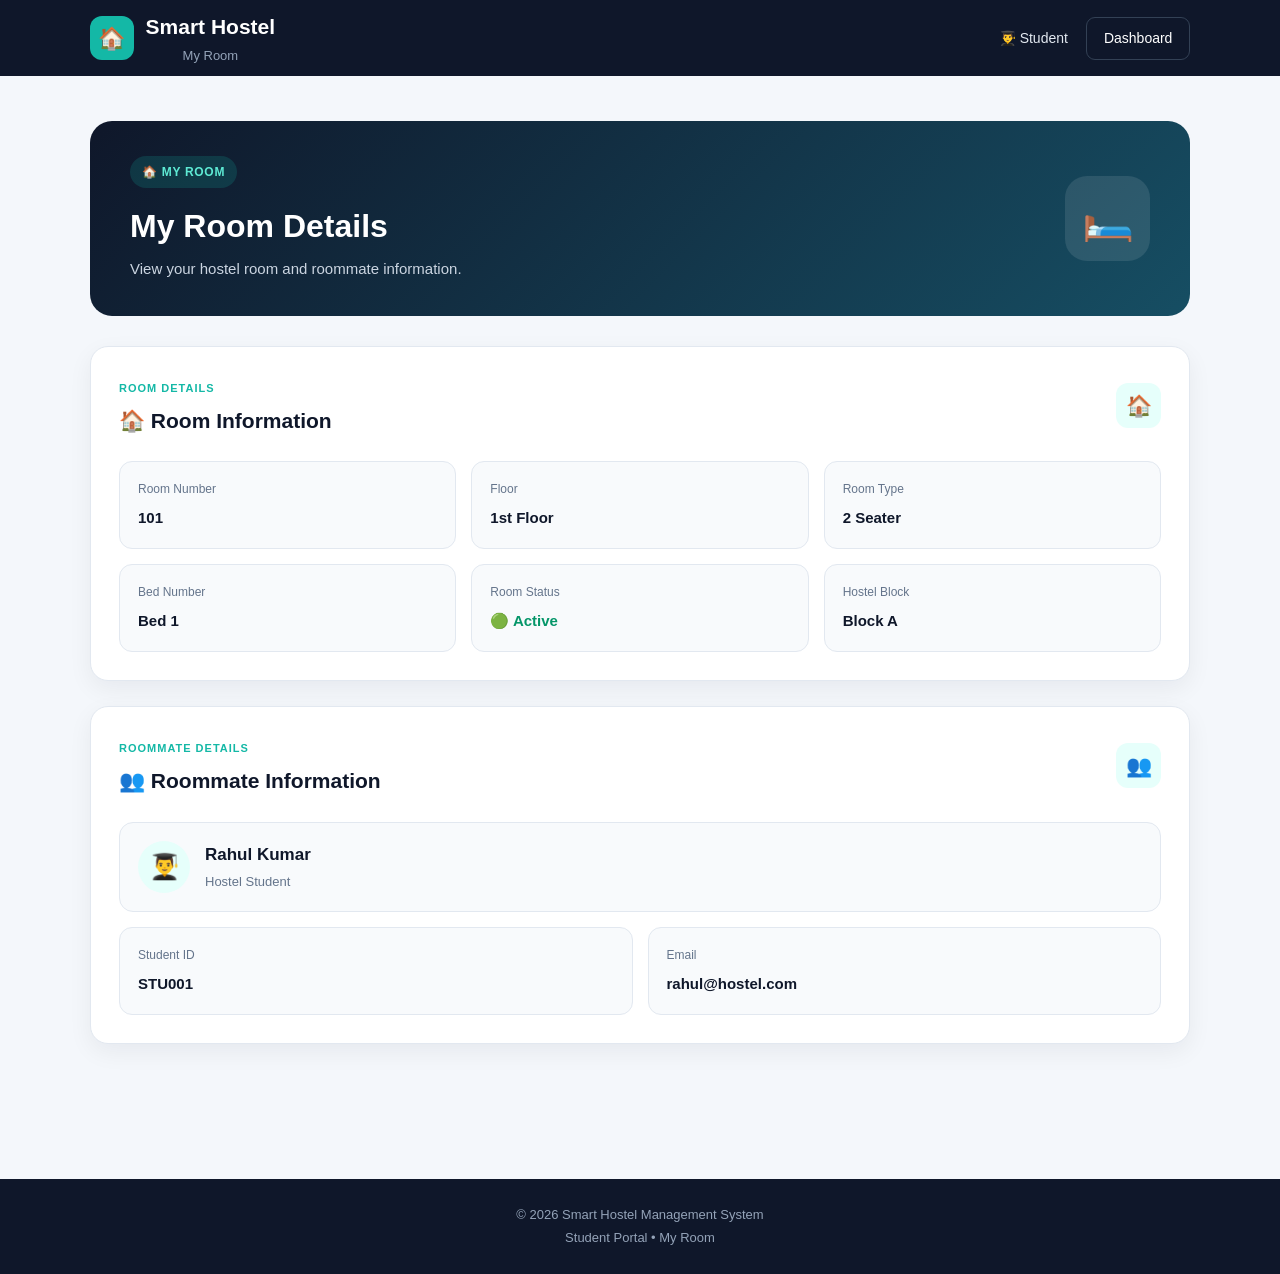
<file: my-room.html>
<!DOCTYPE html>
<html lang="en">

<head>
    <meta charset="UTF-8">
    <meta name="viewport" content="width=device-width, initial-scale=1.0">

    <title>My Room - Smart Hostel</title>

    <link rel="stylesheet" href="style.css">
</head>


<body class="student-page">


    <!-- Header -->
    <header class="student-inner-header">

        <a href="student-dashboard.html" class="student-inner-brand">

            <div class="student-inner-brand-icon">
                🏠
            </div>

            <div>
                <h1>Smart Hostel</h1>
                <p>My Room</p>
            </div>

        </a>


        <div class="student-inner-actions">

            <span>👨‍🎓 Student</span>

            <a href="student-dashboard.html">
                Dashboard
            </a>

        </div>

    </header>



    <!-- Main Content -->
    <main class="student-inner-main">


        <!-- Welcome -->
        <section class="student-inner-welcome">

            <div>

                <span class="student-inner-badge">
                    🏠 MY ROOM
                </span>

                <h2>
                    My Room Details
                </h2>

                <p>
                    View your hostel room and roommate information.
                </p>

            </div>


            <div class="student-inner-welcome-icon">
                🛏️
            </div>

        </section>



        <!-- Room Information -->
        <section class="student-info-card">

            <div class="student-info-card-heading">

                <div>
                    <span>ROOM DETAILS</span>

                    <h2>
                        🏠 Room Information
                    </h2>
                </div>

                <div class="student-info-card-icon">
                    🏠
                </div>

            </div>


            <div class="student-room-grid">


                <div class="student-room-item">

                    <span>Room Number</span>

                    <strong>
                        101
                    </strong>

                </div>


                <div class="student-room-item">

                    <span>Floor</span>

                    <strong>
                        1st Floor
                    </strong>

                </div>


                <div class="student-room-item">

                    <span>Room Type</span>

                    <strong>
                        2 Seater
                    </strong>

                </div>


                <div class="student-room-item">

                    <span>Bed Number</span>

                    <strong>
                        Bed 1
                    </strong>

                </div>


                <div class="student-room-item">

                    <span>Room Status</span>

                    <strong class="room-status-active">
                        🟢 Active
                    </strong>

                </div>


                <div class="student-room-item">

                    <span>Hostel Block</span>

                    <strong>
                        Block A
                    </strong>

                </div>


            </div>

        </section>



        <!-- Roommate Information -->
        <section class="student-info-card">


            <div class="student-info-card-heading">

                <div>

                    <span>ROOMMATE DETAILS</span>

                    <h2>
                        👥 Roommate Information
                    </h2>

                </div>


                <div class="student-info-card-icon">
                    👥
                </div>

            </div>


            <div class="student-roommate-box">


                <div class="student-roommate-avatar">
                    👨‍🎓
                </div>


                <div class="student-roommate-details">

                    <h3>
                        Rahul Kumar
                    </h3>

                    <p>
                        Hostel Student
                    </p>

                </div>


            </div>


            <div class="student-roommate-grid">


                <div class="student-room-item">

                    <span>Student ID</span>

                    <strong>
                        STU001
                    </strong>

                </div>


                <div class="student-room-item">

                    <span>Email</span>

                    <strong>
                        rahul@hostel.com
                    </strong>

                </div>


            </div>


        </section>


    </main>



    <!-- Footer -->
    <footer class="student-inner-footer">

        <p>
            © 2026 Smart Hostel Management System
        </p>

        <p>
            Student Portal • My Room
        </p>

    </footer>


</body>

</html>
</file>
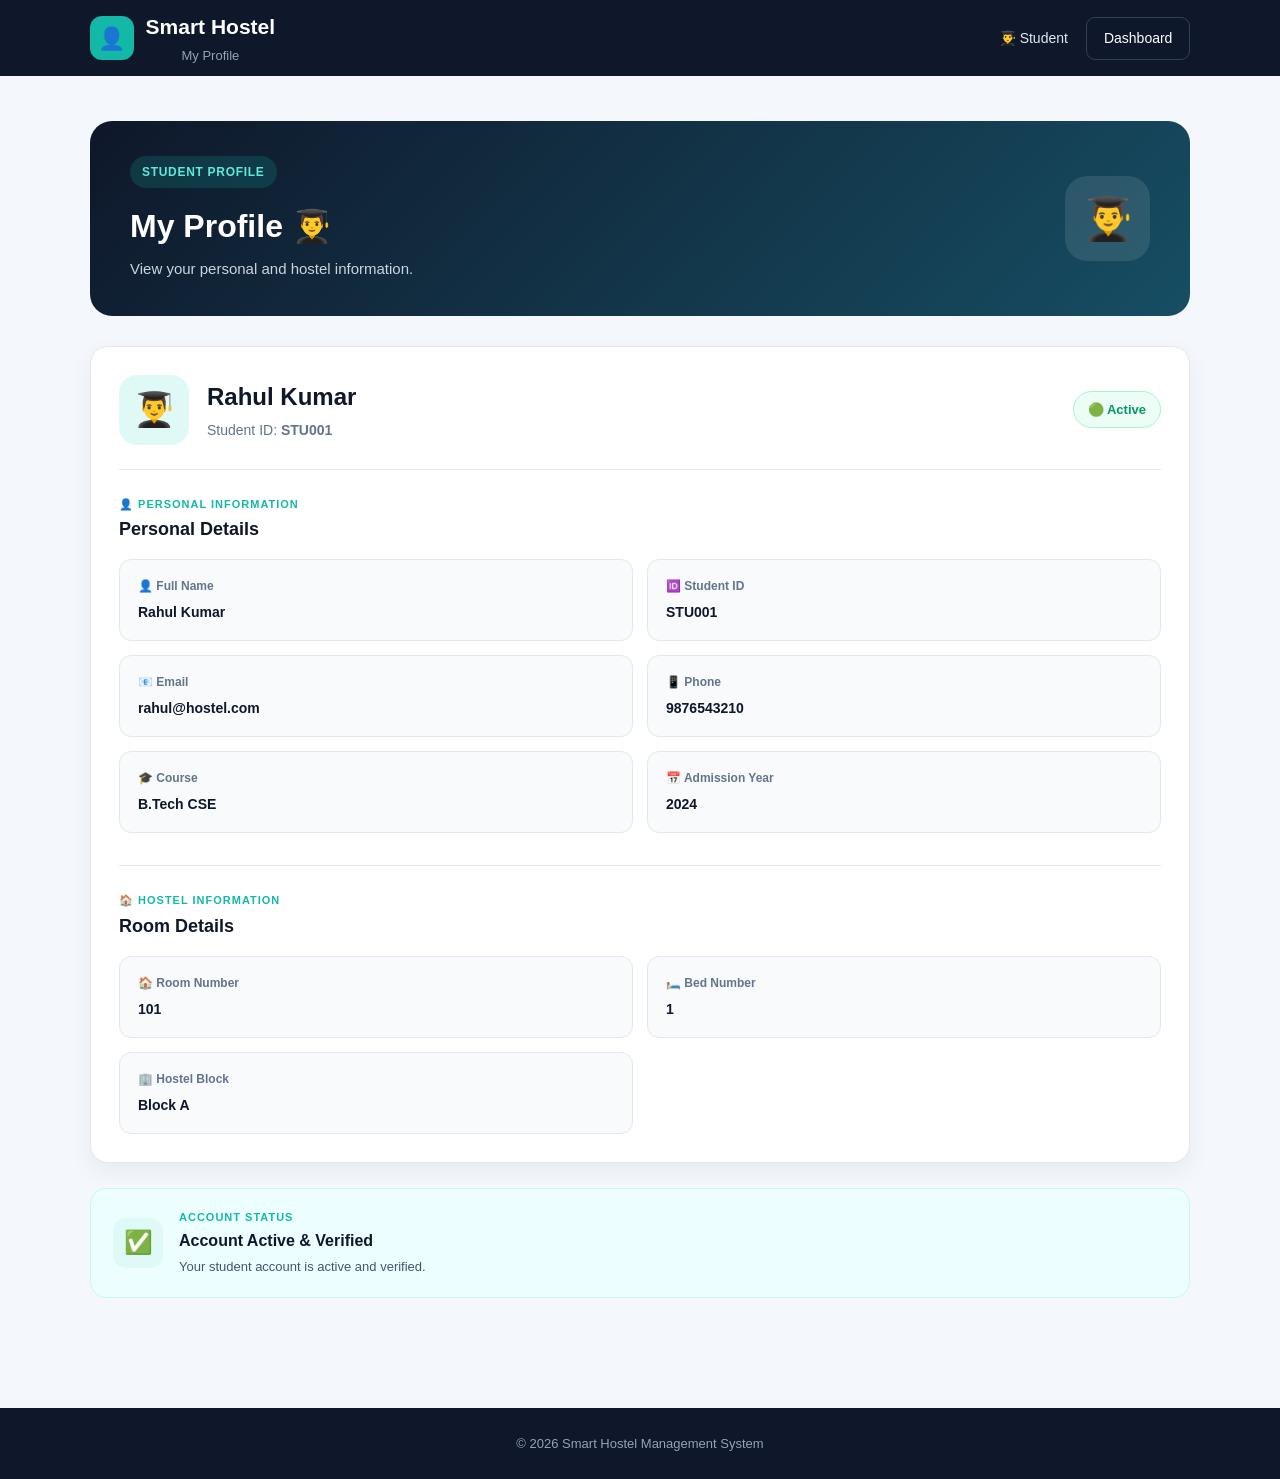
<file: profile.html>
<!DOCTYPE html>
<html lang="en">

<head>
    <meta charset="UTF-8">
    <meta name="viewport" content="width=device-width, initial-scale=1.0">

    <title>My Profile - Smart Hostel</title>

    <link rel="stylesheet" href="style.css">
    <script src="script.js"></script>
</head>

<body class="student-page">

    <!-- Header -->
    <header class="student-inner-header">

        <a href="student-dashboard.html" class="student-inner-brand">

            <div class="student-inner-brand-icon">
                👤
            </div>

            <div>
                <h1>Smart Hostel</h1>
                <p>My Profile</p>
            </div>

        </a>

        <div class="student-inner-actions">

            <span>👨‍🎓 Student</span>

            <a href="student-dashboard.html">
                Dashboard
            </a>

        </div>

    </header>


    <!-- Main Content -->
    <main class="student-inner-main">

        <!-- Welcome Section -->
        <section class="student-inner-welcome">

            <div>

                <span class="student-inner-badge">
                    STUDENT PROFILE
                </span>

                <h2>My Profile 👨‍🎓</h2>

                <p>
                    View your personal and hostel information.
                </p>

            </div>

            <div class="student-inner-welcome-icon">
                👨‍🎓
            </div>

        </section>


        <!-- Profile Information -->
        <section class="student-info-card">

            <!-- Profile Header -->
            <div class="student-profile-top">

                <div class="student-profile-avatar">
                    👨‍🎓
                </div>

                <div class="student-profile-heading">

                    <h2 >
                        Rahul Kumar
                    </h2>

                    <p>
                        Student ID:
                        <strong >
                            STU001
                        </strong>
                    </p>

                </div>

                <div class="student-profile-status">
                    🟢 Active
                </div>

            </div>


            <!-- Personal Information -->
            <div class="student-profile-section-title">

                <span>
                    👤 PERSONAL INFORMATION
                </span>

                <h3>Personal Details</h3>

            </div>


            <div class="student-profile-grid">

                <div class="student-profile-item">

                    <span>👤 Full Name</span>

                    <strong id="profileStudentName">
                        Rahul Kumar
                    </strong>

                </div>


                <div class="student-profile-item">

                    <span>🆔 Student ID</span>

                    <strong id="profileStudentId">
                        STU001
                    </strong>

                </div>


                <div class="student-profile-item">

                    <span>📧 Email</span>

                    <strong id="profileStudentEmail">
                        rahul@hostel.com
                    </strong>

                </div>


                <div class="student-profile-item">

                    <span>📱 Phone</span>

                    <strong id="profileStudentPhone">
                        9876543210
                    </strong>

                </div>


                <div class="student-profile-item">

                    <span>🎓 Course</span>

                    <strong id="profileStudentCourse">
                        B.Tech CSE
                    </strong>

                </div>


                <div class="student-profile-item">

                    <span>📅 Admission Year</span>

                    <strong id="profileAdmissionYear">
                        2024
                    </strong>

                </div>

            </div>


            <!-- Hostel Information -->
            <div class="student-profile-section-title hostel-profile-title">

                <span>
                    🏠 HOSTEL INFORMATION
                </span>

                <h3>Room Details</h3>

            </div>


            <div class="student-profile-grid">

                <div class="student-profile-item">

                    <span>🏠 Room Number</span>

                    <strong id="profileStudentRoom">
                        101
                    </strong>

                </div>


                <div class="student-profile-item">

                    <span>🛏️ Bed Number</span>

                    <strong id="profileStudentBed">
                        1
                    </strong>

                </div>


                <div class="student-profile-item">

                    <span>🏢 Hostel Block</span>

                    <strong id="profileStudentBlock">
                        Block A
                    </strong>

                </div>

            </div>

        </section>


        <!-- Account Status -->
        <section class="student-profile-status-card">

            <div class="student-profile-status-icon">
                ✅
            </div>

            <div>

                <span>ACCOUNT STATUS</span>

                <h3>Account Active & Verified</h3>

                <p>
                    Your student account is active and verified.
                </p>

            </div>

        </section>

    </main>


    <!-- Footer -->
    <footer class="student-inner-footer">

        <p>
            © 2026 Smart Hostel Management System
        </p>

    </footer>

</body>

</html>
</file>
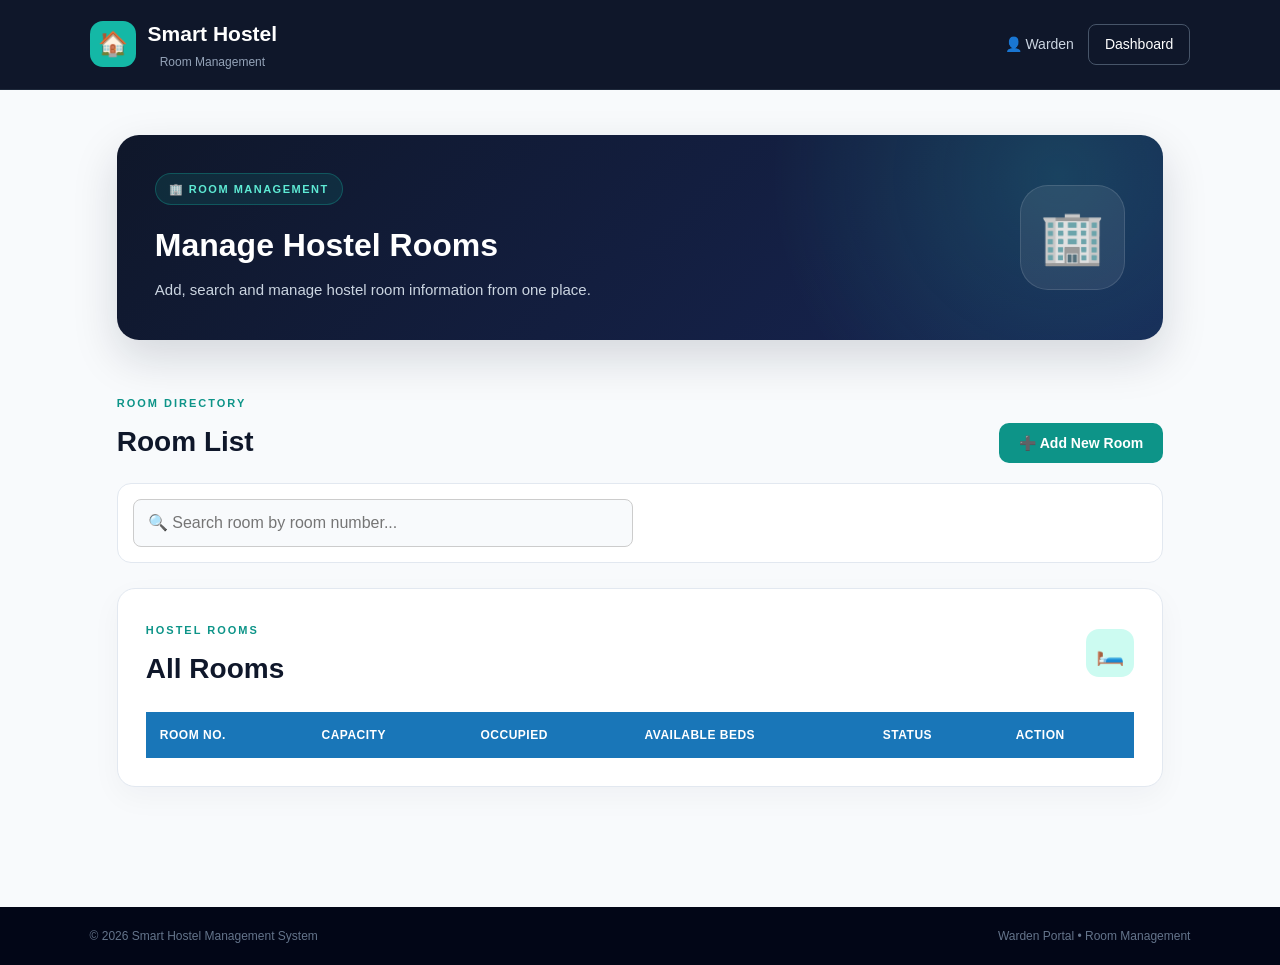
<file: room-management.html>
<!DOCTYPE html>
<html lang="en">

<head>
    <meta charset="UTF-8">
    <meta name="viewport" content="width=device-width, initial-scale=1.0">

    <title>Room Management - Smart Hostel</title>

    <link rel="stylesheet" href="style.css">
</head>

<body class="management-page">

    <!-- Header -->
    <header class="management-header">

        <a href="warden-dashboard.html" class="management-brand">

            <div class="management-brand-icon">🏠</div>

            <div>
                <h1>Smart Hostel</h1>
                <p>Room Management</p>
            </div>

        </a>

        <div class="management-header-actions">

            <span>👤 Warden</span>

            <a href="warden-dashboard.html">
                Dashboard
            </a>

        </div>

    </header>


    <!-- Main -->
    <main class="management-main">


        <!-- Welcome -->
        <section class="management-welcome">

            <div>

                <span class="management-badge">
                    🏢 ROOM MANAGEMENT
                </span>

                <h2>
                    Manage Hostel Rooms
                </h2>

                <p>
                    Add, search and manage hostel room information
                    from one place.
                </p>

            </div>

            <div class="management-welcome-icon">
                🏢
            </div>

        </section>


        <!-- Actions -->
        <section class="management-toolbar">

            <div>

                <span>ROOM DIRECTORY</span>

                <h2>
                    Room List
                </h2>

            </div>

            <button
                class="modern-add-button"
                onclick="showRoomForm()"
            >
                ➕ Add New Room
            </button>

        </section>


        <!-- Search -->
        <section class="modern-search-section">

            <input
                type="text"
                id="roomSearch"
                placeholder="🔍 Search room by room number..."
                onkeyup="searchRoom()"
            >

        </section>


        <!-- Add Room Form -->
        <section
            id="roomForm"
            class="modern-management-form"
        >

            <div class="form-heading">

                <div>

                    <span>ROOM DETAILS</span>

                    <h2>Add New Room</h2>

                </div>

                <span class="form-icon">
                    🏠
                </span>

            </div>


            <form id="addRoomForm">

                <div class="form-grid">

                    <div class="form-group">

                        <label for="roomNumber">
                            Room Number
                        </label>

                        <input
                            type="text"
                            id="roomNumber"
                            placeholder="Example: 101"
                            required
                        >

                    </div>


                    <div class="form-group">

                        <label for="roomCapacity">
                            Room Capacity
                        </label>

                        <input
                            type="number"
                            id="roomCapacity"
                            placeholder="Example: 2"
                            min="1"
                            required
                        >

                    </div>


                    <div class="form-group">

                        <label for="occupiedBeds">
                            Occupied Beds
                        </label>

                        <input
                            type="number"
                            id="occupiedBeds"
                            placeholder="Example: 1"
                            min="0"
                            required
                        >

                    </div>

                </div>


                <div class="form-buttons">

                    <button
                        type="submit"
                        class="save-management-button"
                    >
                        ✅ Add Room
                    </button>

                    <button
                        type="button"
                        class="cancel-management-button"
                        onclick="hideRoomForm()"
                    >
                        Cancel
                    </button>

                </div>

            </form>

        </section>


        <!-- Room Table -->
        <section class="modern-table-section">

            <div class="table-heading">

                <div>

                    <span>HOSTEL ROOMS</span>

                    <h2>
                        All Rooms
                    </h2>

                </div>

                <div class="table-heading-icon">
                    🛏️
                </div>

            </div>


            <div class="modern-table-container">

                <table id="roomTable">

                    <thead>

                        <tr>
                            <th>Room No.</th>
                            <th>Capacity</th>
                            <th>Occupied</th>
                            <th>Available Beds</th>
                            <th>Status</th>
                            <th>Action</th>
                        </tr>

                    </thead>

                    <tbody id="roomTableBody">

                    </tbody>

                </table>

            </div>

        </section>

    </main>


    <!-- Footer -->
    <footer class="management-footer">

        <p>
            © 2026 Smart Hostel Management System
        </p>

        <p>
            Warden Portal • Room Management
        </p>

    </footer>


    <script src="script.js"></script>

</body>

</html>
</file>
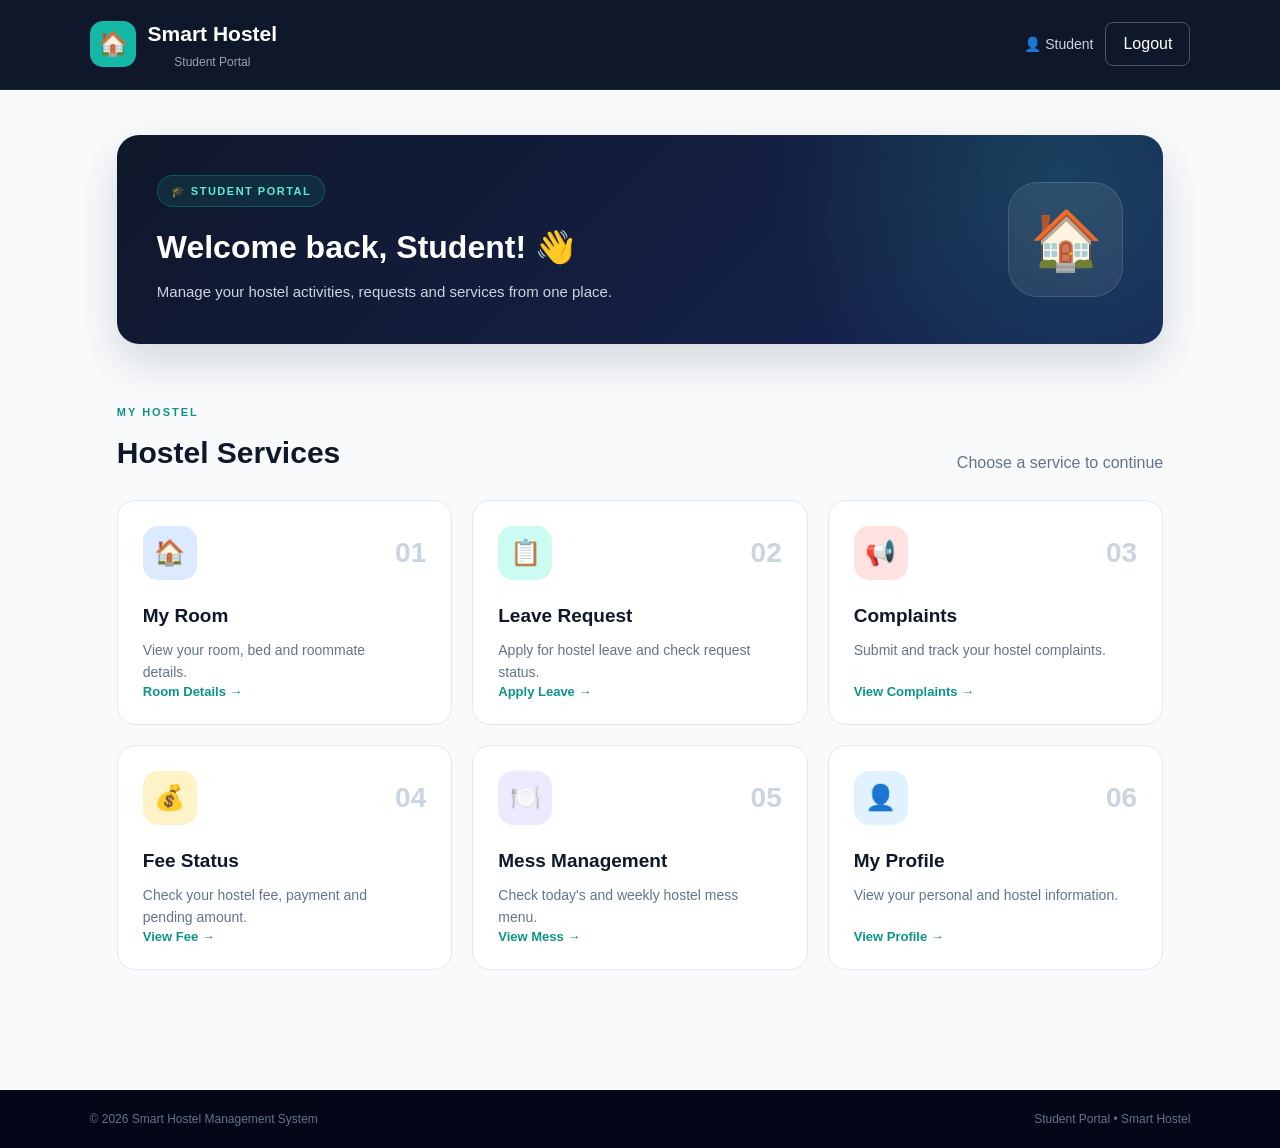
<file: student-dashboard.html>
<!DOCTYPE html>
<html lang="en">

<head>
    <meta charset="UTF-8">
    <meta name="viewport" content="width=device-width, initial-scale=1.0">

    <title>Student Dashboard - Smart Hostel</title>

    <link rel="stylesheet" href="style.css">
</head>

<body class="student-dashboard-page">

    <!-- ==============================
         Dashboard Header
         ============================== -->

    <header class="student-dashboard-header">

        <a href="student-dashboard.html" class="student-brand">

            <div class="student-brand-icon">
                🏠
            </div>

            <div>
                <h1>Smart Hostel</h1>
                <p>Student Portal</p>
            </div>

        </a>


        <div class="student-header-actions">

            <span class="student-role">
                👤 Student
            </span>

            <a href="login.html" class="student-logout">
                Logout
            </a>

        </div>

    </header>


    <!-- ==============================
         Main Dashboard
         ============================== -->

    <main class="student-dashboard-main">


        <!-- Welcome -->

        <section class="student-welcome">

            <div>

                <span class="welcome-badge">
                    🎓 STUDENT PORTAL
                </span>

                <h2>
                    Welcome back, Student! 👋
                </h2>

                <p>
                    Manage your hostel activities,
                    requests and services from one place.
                </p>

            </div>


            <div class="welcome-icon">
                🏠
            </div>

        </section>


        <!-- Section Heading -->

        <div class="student-section-heading">

            <div>

                <span>MY HOSTEL</span>

                <h2>
                    Hostel Services
                </h2>

            </div>

            <p>
                Choose a service to continue
            </p>

        </div>


        <!-- Dashboard Cards -->

        <section class="student-dashboard-grid">


            <!-- My Room -->

            <a href="my-room.html"
               class="student-service-card room-service">

                <div class="service-top">

                    <div class="service-icon">
                        🏠
                    </div>

                    <span class="service-number">
                        01
                    </span>

                </div>

                <h3>
                    My Room
                </h3>

                <p>
                    View your room, bed and
                    roommate details.
                </p>

                <div class="service-link">
                    Room Details →
                </div>

            </a>


            <!-- Leave Request -->

            <a href="leave-request.html"
               class="student-service-card leave-service">

                <div class="service-top">

                    <div class="service-icon">
                        📋
                    </div>

                    <span class="service-number">
                        02
                    </span>

                </div>

                <h3>
                    Leave Request
                </h3>

                <p>
                    Apply for hostel leave and
                    check request status.
                </p>

                <div class="service-link">
                    Apply Leave →
                </div>

            </a>


            <!-- Complaints -->

            <a href="complaint.html"
               class="student-service-card complaint-service">

                <div class="service-top">

                    <div class="service-icon">
                        📢
                    </div>

                    <span class="service-number">
                        03
                    </span>

                </div>

                <h3>
                    Complaints
                </h3>

                <p>
                    Submit and track your
                    hostel complaints.
                </p>

                <div class="service-link">
                    View Complaints →
                </div>

            </a>


            <!-- Fee Status -->

            <a href="fee-status.html"
               class="student-service-card fee-service">

                <div class="service-top">

                    <div class="service-icon">
                        💰
                    </div>

                    <span class="service-number">
                        04
                    </span>

                </div>

                <h3>
                    Fee Status
                </h3>

                <p>
                    Check your hostel fee,
                    payment and pending amount.
                </p>

                <div class="service-link">
                    View Fee →
                </div>

            </a>


            <!-- Mess -->

            <a href="mess.html"
               class="student-service-card mess-service">

                <div class="service-top">

                    <div class="service-icon">
                        🍽️
                    </div>

                    <span class="service-number">
                        05
                    </span>

                </div>

                <h3>
                    Mess Management
                </h3>

                <p>
                    Check today's and weekly
                    hostel mess menu.
                </p>

                <div class="service-link">
                    View Mess →
                </div>

            </a>


            <!-- Profile -->

            <a href="profile.html"
               class="student-service-card profile-service">

                <div class="service-top">

                    <div class="service-icon">
                        👤
                    </div>

                    <span class="service-number">
                        06
                    </span>

                </div>

                <h3>
                    My Profile
                </h3>

                <p>
                    View your personal and
                    hostel information.
                </p>

                <div class="service-link">
                    View Profile →
                </div>

            </a>


        </section>

    </main>


    <!-- Footer -->

    <footer class="student-dashboard-footer">

        <p>
            © 2026 Smart Hostel Management System
        </p>

        <p>
            Student Portal • Smart Hostel
        </p>

    </footer>


</body>

</html>
</file>
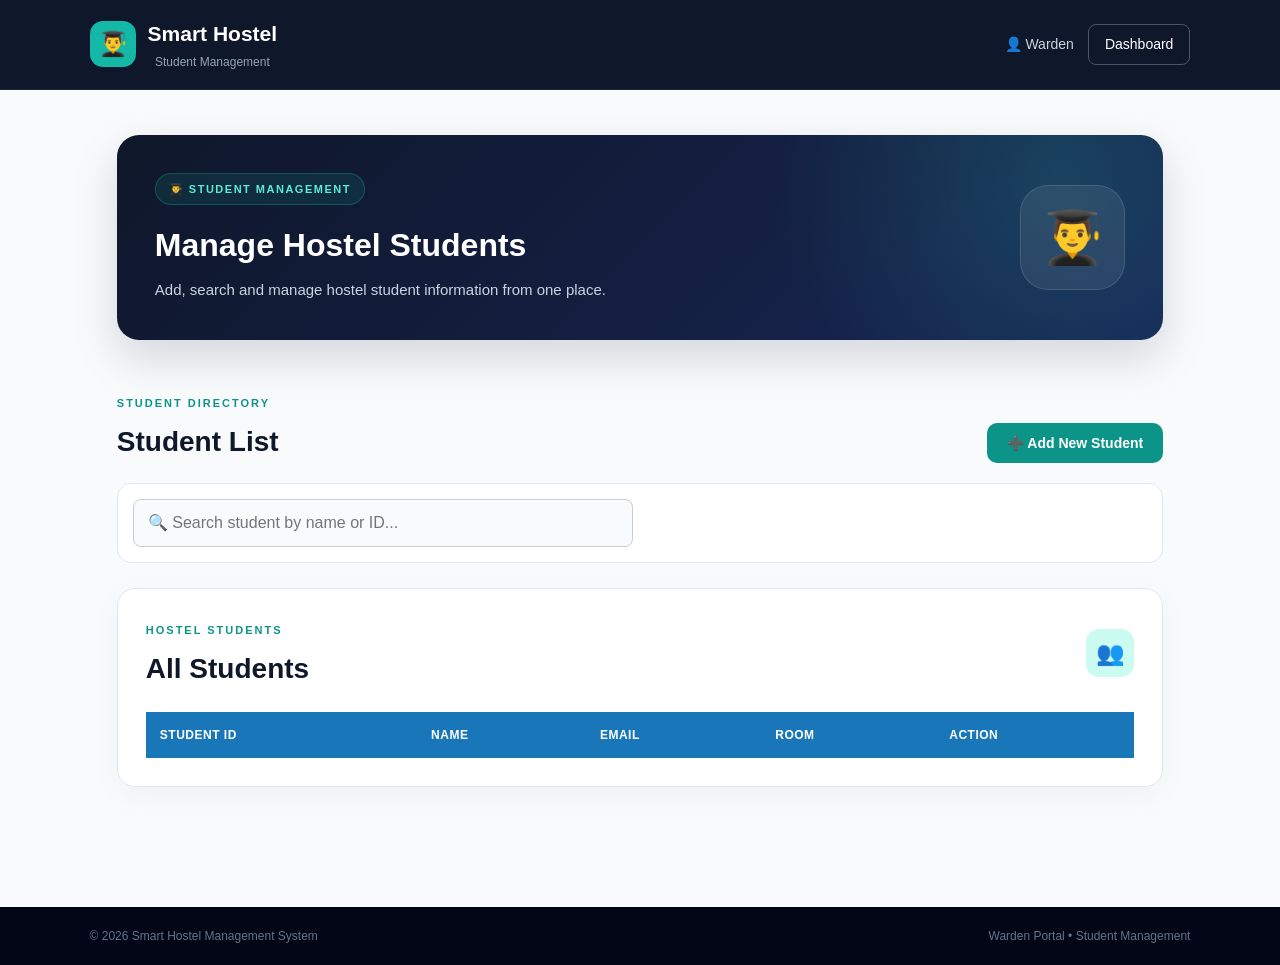
<file: student-management.html>
<!DOCTYPE html>
<html lang="en">

<head>
    <meta charset="UTF-8">
    <meta name="viewport" content="width=device-width, initial-scale=1.0">

    <title>Student Management - Smart Hostel</title>

    <link rel="stylesheet" href="style.css">
</head>

<body class="management-page">

    <!-- Header -->
    <header class="management-header">

        <a href="warden-dashboard.html" class="management-brand">

            <div class="management-brand-icon">
                👨‍🎓
            </div>

            <div>
                <h1>Smart Hostel</h1>
                <p>Student Management</p>
            </div>

        </a>


        <div class="management-header-actions">

            <span>👤 Warden</span>

            <a href="warden-dashboard.html">
                Dashboard
            </a>

        </div>

    </header>


    <!-- Main -->
    <main class="management-main">


        <!-- Welcome -->
        <section class="management-welcome">

            <div>

                <span class="management-badge">
                    👨‍🎓 STUDENT MANAGEMENT
                </span>

                <h2>
                    Manage Hostel Students
                </h2>

                <p>
                    Add, search and manage hostel student
                    information from one place.
                </p>

            </div>


            <div class="management-welcome-icon">
                👨‍🎓
            </div>

        </section>


        <!-- Toolbar -->
        <section class="management-toolbar">

            <div>

                <span>STUDENT DIRECTORY</span>

                <h2>
                    Student List
                </h2>

            </div>


            <button
                class="modern-add-button"
                onclick="showStudentForm()"
            >
                ➕ Add New Student
            </button>

        </section>


        <!-- Search -->
        <section class="modern-search-section">

            <input
                type="text"
                id="studentSearch"
                placeholder="🔍 Search student by name or ID..."
                onkeyup="searchStudent()"
            >

        </section>


        <!-- Add Student Form -->
        <section
            id="studentForm"
            class="modern-management-form"
        >

            <div class="form-heading">

                <div>

                    <span>STUDENT DETAILS</span>

                    <h2>
                        Add New Student
                    </h2>

                </div>

                <span class="form-icon">
                    👤
                </span>

            </div>


            <form id="addStudentForm">

                <div class="form-grid">

                    <div class="form-group">

                        <label for="studentName">
                            Student Name
                        </label>

                        <input
                            type="text"
                            id="studentName"
                            placeholder="Example: Govind Kumar"
                            required
                        >

                    </div>


                    <div class="form-group">

                        <label for="studentId">
                            Student ID
                        </label>

                        <input
                            type="text"
                            id="studentId"
                            placeholder="Example: STU001"
                            required
                        >

                    </div>


                    <div class="form-group">

                        <label for="studentEmail">
                            Email
                        </label>

                        <input
                            type="email"
                            id="studentEmail"
                            placeholder="Example: student@email.com"
                            required
                        >

                    </div>


                    <div class="form-group">

                        <label for="studentRoom">
                            Room Number
                        </label>

                        <input
                            type="text"
                            id="studentRoom"
                            placeholder="Example: 101"
                            required
                        >

                    </div>

                </div>


                <div class="form-buttons">

                    <button
                        type="submit"
                        class="save-management-button"
                    >
                        ✅ Add Student
                    </button>


                    <button
                        type="button"
                        class="cancel-management-button"
                        onclick="hideStudentForm()"
                    >
                        Cancel
                    </button>

                </div>

            </form>

        </section>


        <!-- Student Table -->
        <section class="modern-table-section">

            <div class="table-heading">

                <div>

                    <span>HOSTEL STUDENTS</span>

                    <h2>
                        All Students
                    </h2>

                </div>

                <div class="table-heading-icon">
                    👥
                </div>

            </div>


            <div class="modern-table-container">

                <table id="studentTable">

                    <thead>

                        <tr>

                            <th>Student ID</th>

                            <th>Name</th>

                            <th>Email</th>

                            <th>Room</th>

                            <th>Action</th>

                        </tr>

                    </thead>


                    <tbody id="studentTableBody">

                    </tbody>

                </table>

            </div>

        </section>

    </main>


    <!-- Footer -->
    <footer class="management-footer">

        <p>
            © 2026 Smart Hostel Management System
        </p>

        <p>
            Warden Portal • Student Management
        </p>

    </footer>


    <script src="script.js"></script>

</body>

</html>
</file>
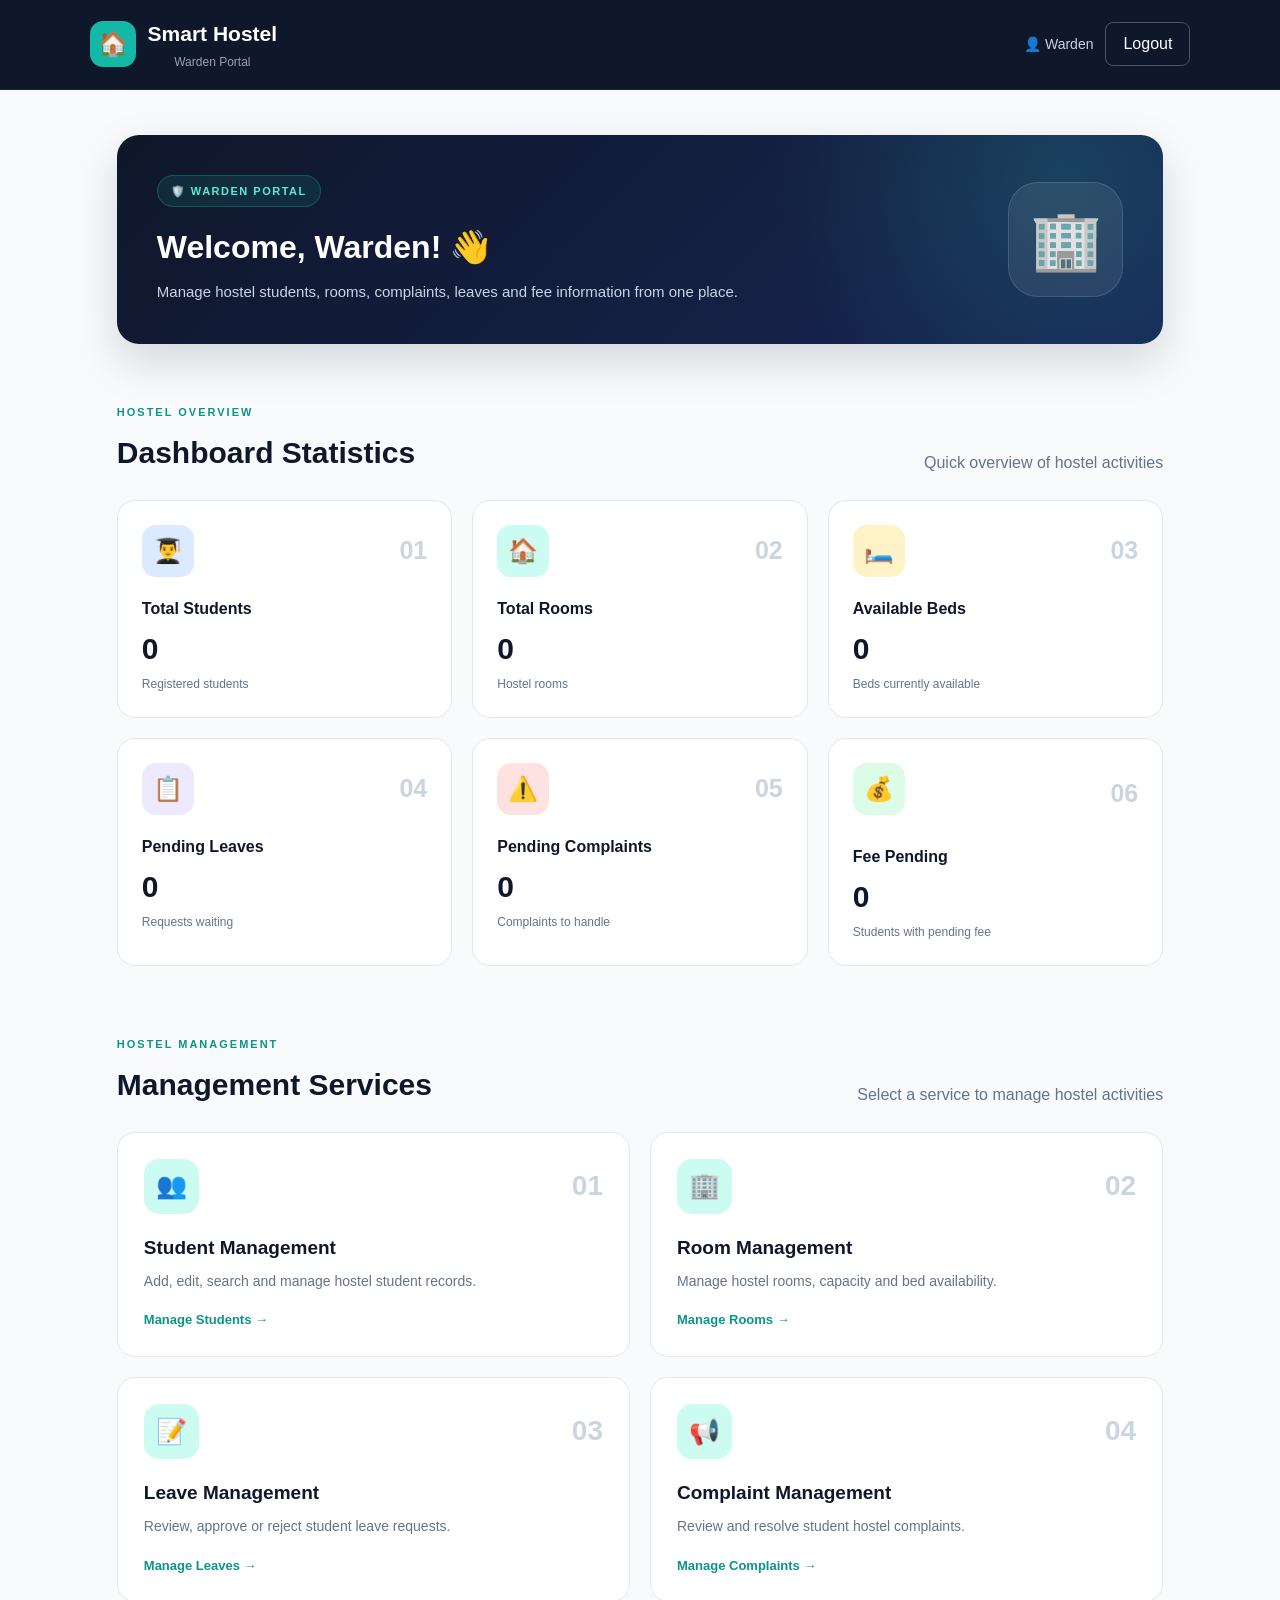
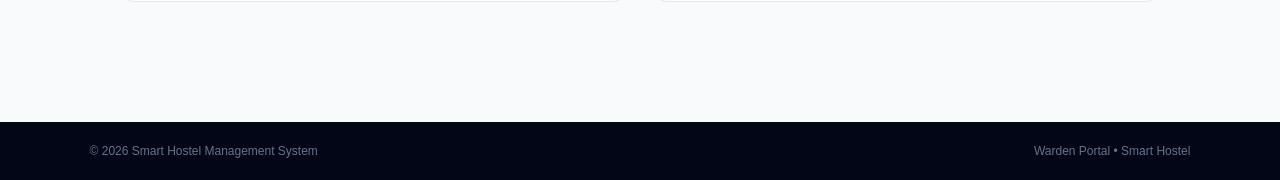
<file: warden-dashboard.html>
<!DOCTYPE html>
<html lang="en">
<head>
    <meta charset="UTF-8">
    <meta name="viewport" content="width=device-width, initial-scale=1.0">

    <title>Warden Dashboard - Smart Hostel</title>

    <link rel="stylesheet" href="style.css">
</head>

<body class="warden-dashboard-page">

    <!-- Warden Header -->
    <header class="warden-dashboard-header">

        <a href="warden-dashboard.html" class="warden-brand">

            <div class="warden-brand-icon">🏠</div>

            <div>
                <h1>Smart Hostel</h1>
                <p>Warden Portal</p>
            </div>

        </a>


        <div class="warden-header-actions">

            <span class="warden-role">👤 Warden</span>

            <a href="login.html" class="warden-logout">
                Logout
            </a>

        </div>

    </header>


    <!-- Main Dashboard -->
    <main class="warden-dashboard-main">


        <!-- Welcome Section -->
        <section class="warden-welcome">

            <div>

                <span class="warden-welcome-badge">
                    🛡️ WARDEN PORTAL
                </span>

                <h2>
                    Welcome, Warden! 👋
                </h2>

                <p>
                    Manage hostel students, rooms, complaints,
                    leaves and fee information from one place.
                </p>

            </div>


            <div class="warden-welcome-icon">
                🏢
            </div>

        </section>


        <!-- Statistics Heading -->
        <section class="warden-section-heading">

            <div>

                <span>HOSTEL OVERVIEW</span>

                <h2>
                    Dashboard Statistics
                </h2>

            </div>

            <p>
                Quick overview of hostel activities
            </p>

        </section>


        <!-- Statistics Cards -->
        <section class="warden-stats-grid">


            <div class="warden-stat-card">

                <div class="warden-stat-top">

                    <div class="warden-stat-icon students-icon">
                        👨‍🎓
                    </div>

                    <span>01</span>

                </div>

                <h3>Total Students</h3>

                <p id="totalStudents">0</p>

                <small>
                    Registered students
                </small>

            </div>


            <div class="warden-stat-card">

                <div class="warden-stat-top">

                    <div class="warden-stat-icon rooms-icon">
                        🏠
                    </div>

                    <span>02</span>

                </div>

                <h3>Total Rooms</h3>

                <p id="totalRooms">60</p>

                <small>
                    Hostel rooms
                </small>

            </div>


            <div class="warden-stat-card">

                <div class="warden-stat-top">

                    <div class="warden-stat-icon beds-icon">
                        🛏️
                    </div>

                    <span>03</span>

                </div>

                <h3>Available Beds</h3>

                <p id="availableRooms">8</p>

                <small>
                    Beds currently available
                </small>

            </div>


            <div class="warden-stat-card">

                <div class="warden-stat-top">

                    <div class="warden-stat-icon leave-icon">
                        📋
                    </div>

                    <span>04</span>

                </div>

                <h3>Pending Leaves</h3>

                <p id="pendingLeaves">0</p>

                <small>
                    Requests waiting
                </small>

            </div>


            <div class="warden-stat-card">

                <div class="warden-stat-top">

                    <div class="warden-stat-icon complaint-icon">
                        ⚠️
                    </div>

                    <span>05</span>

                </div>

                <h3>Pending Complaints</h3>

                <p id="pendingComplaints">7</p>

                <small>
                    Complaints to handle
                </small>

            </div>


            <div class="warden-stat-card">

                <div class="warden-stat-top">

                    <div class="warden-stat-icon fee-icon">
                        💰
                    </div>

                    <span>06</span>

                </div>

                <h3>Fee Pending</h3>

                <p id="feePending">15</p>

                <small>
                    Students with pending fee
                </small>

            </div>

        </section>


        <!-- Management Heading -->
        <section class="warden-section-heading management-heading">

            <div>

                <span>HOSTEL MANAGEMENT</span>

                <h2>
                    Management Services
                </h2>

            </div>

            <p>
                Select a service to manage hostel activities
            </p>

        </section>


        <!-- Management Cards -->
        <section class="warden-management-grid">


            <a
                href="student-management.html"
                class="warden-management-card"
            >

                <div class="warden-management-top">

                    <div class="warden-management-icon">
                        👥
                    </div>

                    <span>01</span>

                </div>

                <h3>
                    Student Management
                </h3>

                <p>
                    Add, edit, search and manage hostel student records.
                </p>

                <div class="warden-service-link">
                    Manage Students →
                </div>

            </a>


            <a
                href="room-management.html"
                class="warden-management-card"
            >

                <div class="warden-management-top">

                    <div class="warden-management-icon">
                        🏢
                    </div>

                    <span>02</span>

                </div>

                <h3>
                    Room Management
                </h3>

                <p>
                    Manage hostel rooms, capacity and bed availability.
                </p>

                <div class="warden-service-link">
                    Manage Rooms →
                </div>

            </a>


            <a
                href="leave-management.html"
                class="warden-management-card"
            >

                <div class="warden-management-top">

                    <div class="warden-management-icon">
                        📝
                    </div>

                    <span>03</span>

                </div>

                <h3>
                    Leave Management
                </h3>

                <p>
                    Review, approve or reject student leave requests.
                </p>

                <div class="warden-service-link">
                    Manage Leaves →
                </div>

            </a>


            <a
                href="complaint-management.html"
                class="warden-management-card"
            >

                <div class="warden-management-top">

                    <div class="warden-management-icon">
                        📢
                    </div>

                    <span>04</span>

                </div>

                <h3>
                    Complaint Management
                </h3>

                <p>
                    Review and resolve student hostel complaints.
                </p>

                <div class="warden-service-link">
                    Manage Complaints →
                </div>

            </a>

        </section>

    </main>


    <!-- Footer -->
    <footer class="warden-dashboard-footer">

        <p>
            © 2026 Smart Hostel Management System
        </p>

        <p>
            Warden Portal • Smart Hostel
        </p>

    </footer>


    <script src="script.js"></script>

</body>
</html>
</file>
<file: style.css>
* {
    margin: 0;
    padding: 0;
    box-sizing: border-box;
}

body {
    font-family: Arial, sans-serif;
    background: #f4f7fb;
    color: #222;
}

header {
    background: #1769aa;
    color: white;
    text-align: center;
    padding: 30px 20px;
}

header h1 {
    margin-bottom: 10px;
}

.container {
    width: 90%;
    max-width: 1100px;
    margin: 40px auto;
}

.hero {
    background: white;
    text-align: center;
    padding: 50px 25px;
    border-radius: 15px;
    box-shadow: 0 5px 20px rgba(0, 0, 0, 0.08);
}

.hero h2 {
    font-size: 32px;
    margin-bottom: 15px;
}

.hero p {
    max-width: 700px;
    margin: auto;
    line-height: 1.6;
    color: #555;
}

button {
    margin-top: 25px;
    padding: 12px 25px;
    border: none;
    border-radius: 8px;
    background: #1769aa;
    color: white;
    font-size: 16px;
    cursor: pointer;
}

button:hover {
    background: #0d4f82;
}

.features {
    display: grid;
    grid-template-columns: repeat(4, 1fr);
    gap: 20px;
    margin-top: 30px;
}

.card {
    background: white;
    padding: 25px;
    border-radius: 12px;
    text-align: center;
    box-shadow: 0 5px 15px rgba(0, 0, 0, 0.07);
}

.card h3 {
    margin-bottom: 12px;
}

.card p {
    color: #666;
    line-height: 1.5;
}

footer {
    margin-top: 50px;
    background: #222;
    color: white;
    text-align: center;
    padding: 20px;
}

@media (max-width: 800px) {
    .features {
        grid-template-columns: repeat(2, 1fr);
    }
}

@media (max-width: 500px) {
    .features {
        grid-template-columns: 1fr;
    }
}

/* Login Page */

.login-container {
    min-height: 550px;
    display: flex;
    justify-content: center;
    align-items: center;
}

.login-box {
    width: 420px;
    background: white;
    padding: 40px;
    border-radius: 15px;
    box-shadow: 0 5px 25px rgba(0, 0, 0, 0.10);
}

.login-box h2 {
    text-align: center;
    font-size: 28px;
    margin-bottom: 10px;
}

.login-subtitle {
    text-align: center;
    color: #666;
    margin-bottom: 30px;
}

.login-box label {
    display: block;
    margin-bottom: 7px;
    font-weight: bold;
}

.login-box input,
.login-box select {
    width: 100%;
    padding: 12px;
    margin-bottom: 20px;
    border: 1px solid #ccc;
    border-radius: 7px;
    font-size: 15px;
}

.login-box button {
    width: 100%;
    margin-top: 5px;
}

.register-text {
    text-align: center;
    margin-top: 25px;
    color: #666;
}

.register-text a {
    color: #1769aa;
    text-decoration: none;
    font-weight: bold;
}


.start-button {
    display: inline-block;
    margin-top: 25px;
    padding: 12px 25px;
    border-radius: 8px;
    background: #1769aa;
    color: white;
    font-size: 16px;
    text-decoration: none;
}

.start-button:hover {
    background: #0d4f82;
}

/* =========================
   Student Dashboard
   ========================= */

.dashboard-header {
    background: #1769aa;
    color: white;
    padding: 20px 5%;
    display: flex;
    justify-content: space-between;
    align-items: center;
}

.dashboard-header h1 {
    margin-bottom: 5px;
}

.dashboard-header p {
    margin: 0;
}

.student-info {
    display: flex;
    align-items: center;
    gap: 20px;
}

.student-info a {
    color: white;
    text-decoration: none;
    font-weight: bold;
    padding: 8px 15px;
    border: 1px solid white;
    border-radius: 6px;
}

.student-info a:hover {
    background: white;
    color: #1769aa;
}


/* Main Dashboard */

.dashboard-container {
    width: 90%;
    max-width: 1100px;
    margin: 40px auto;
}

.welcome-section {
    background: white;
    padding: 30px;
    border-radius: 15px;
    margin-bottom: 30px;
    box-shadow: 0 5px 20px rgba(0, 0, 0, 0.08);
}

.welcome-section h2 {
    margin-bottom: 10px;
}

.welcome-section p {
    color: #666;
}


/* Dashboard Cards */

.dashboard-cards {
    display: grid;
    grid-template-columns: repeat(3, 1fr);
    gap: 25px;
}

.dashboard-card {
    background: white;
    padding: 30px;
    border-radius: 15px;
    text-align: center;
    box-shadow: 0 5px 20px rgba(0, 0, 0, 0.08);
    transition: transform 0.2s, box-shadow 0.2s;
}

.dashboard-card:hover {
    transform: translateY(-5px);
    box-shadow: 0 8px 25px rgba(0, 0, 0, 0.12);
}

.card-icon {
    font-size: 45px;
    margin-bottom: 15px;
}

.dashboard-card h3 {
    margin-bottom: 10px;
}

.dashboard-card p {
    color: #666;
    min-height: 45px;
    line-height: 1.5;
}

.dashboard-card button {
    width: 100%;
    margin-top: 15px;
}


/* Mobile Responsive */

@media (max-width: 800px) {

    .dashboard-header {
        flex-direction: column;
        text-align: center;
        gap: 15px;
    }

    .dashboard-cards {
        grid-template-columns: repeat(2, 1fr);
    }
}

@media (max-width: 500px) {

    .dashboard-cards {
        grid-template-columns: 1fr;
    }

    .dashboard-container {
        width: 92%;
    }
}

/* =========================
   Mobile Responsive Design
   ========================= */

@media (max-width: 768px) {

    /* Header */
    .dashboard-header {
        padding: 15px 20px;
        flex-direction: column;
        gap: 12px;
        text-align: center;
    }

    .dashboard-header h1 {
        font-size: 26px;
    }

    .student-info {
        width: 100%;
        justify-content: center;
    }

    /* Main Container */
    .dashboard-container {
        width: 90%;
        margin: 25px auto;
    }

    /* Welcome Section */
    .welcome-section {
        padding: 25px 20px;
        text-align: center;
    }

    .welcome-section h2 {
        font-size: 24px;
    }

    .welcome-section p {
        font-size: 15px;
    }

    /* Dashboard Cards */
    .dashboard-cards {
        grid-template-columns: 1fr;
        gap: 18px;
    }

    .dashboard-card {
        padding: 25px 15px;
    }

    .dashboard-card h3 {
        font-size: 20px;
    }

    .dashboard-card p {
        font-size: 17px;
    }

    .card-icon {
        font-size: 42px;
    }

    /* Footer */
    footer {
        font-size: 14px;
        padding: 15px;
    }
}


/* Small Mobile Phones */

@media (max-width: 480px) {

    .dashboard-header h1 {
        font-size: 22px;
    }

    .student-info {
        font-size: 14px;
    }

    .student-info a {
        padding: 8px 14px;
    }

    .dashboard-container {
        width: 92%;
    }

    .welcome-section h2 {
        font-size: 21px;
    }

    .dashboard-card {
        min-height: 150px;
    }

    .dashboard-card h3 {
        font-size: 18px;
    }

    .card-icon {
        font-size: 38px;
    }
}

/* ==============================
   Student Management Page
   ============================== */

.management-actions {
    margin: 25px 0;
}

.management-actions button {
    background-color: #1976b8;
    color: white;
    border: none;
    padding: 14px 22px;
    border-radius: 8px;
    font-size: 17px;
    cursor: pointer;
}

.management-actions button:hover {
    background-color: #145f91;
}


/* Search Box */

.search-section {
    margin-bottom: 25px;
}

#studentSearch {
    width: 100%;
    max-width: 500px;
    padding: 14px;
    border: 1px solid #ccc;
    border-radius: 8px;
    font-size: 16px;
    box-sizing: border-box;
}


/* Student Form */

.student-form {
    display: none;
    background: white;
    padding: 25px;
    margin-bottom: 30px;
    border-radius: 12px;
    box-shadow: 0 5px 20px rgba(0, 0, 0, 0.08);
}

.student-form h2 {
    margin-bottom: 20px;
}

.student-form form {
    display: grid;
    grid-template-columns: repeat(2, 1fr);
    gap: 15px;
}

.student-form input {
    padding: 13px;
    border: 1px solid #ccc;
    border-radius: 7px;
    font-size: 15px;
    box-sizing: border-box;
}

.student-form button {
    padding: 13px;
    border: none;
    border-radius: 7px;
    background-color: #1976b8;
    color: white;
    font-size: 16px;
    cursor: pointer;
}

.student-form button[type="button"] {
    background-color: #777;
}

.student-form button:hover {
    opacity: 0.9;
}


/* Student Table */

.student-table-section {
    background: white;
    padding: 25px;
    margin-bottom: 30px;
    border-radius: 12px;
    box-shadow: 0 5px 20px rgba(0, 0, 0, 0.08);
}

.student-table-section h2 {
    margin-bottom: 20px;
}

.table-container {
    width: 100%;
    overflow-x: auto;
}

#studentTable {
    width: 100%;
    border-collapse: collapse;
    min-width: 700px;
}

#studentTable th {
    background-color: #1976b8;
    color: white;
    padding: 14px;
    text-align: left;
}

#studentTable td {
    padding: 14px;
    border-bottom: 1px solid #ddd;
}

#studentTable tr:hover {
    background-color: #f5f9fc;
}

#studentTable button {
    color: white;
    border: none;
    padding: 9px 14px;
    border-radius: 6px;
    cursor: pointer;
    margin: 2px;
}

/* Edit Button */
#studentTable button:first-child {
    background-color: #1976b8;
}

#studentTable button:first-child:hover {
    background-color: #145f91;
}

/* Delete Button */
#studentTable button:last-child {
    background-color: #dc3545;
}

#studentTable button:last-child:hover {
    background-color: #b02a37;
}

/* Keep Action Buttons Together */
#studentTable td:last-child {
    white-space: nowrap;
}


/* ==============================
   Mobile Responsive
   ============================== */

@media (max-width: 768px) {

    .student-form form {
        grid-template-columns: 1fr;
    }

    .student-table-section {
        padding: 18px;
    }

    .student-form {
        padding: 18px;
    }

    #studentSearch {
        max-width: 100%;
    }

    .management-actions button {
        width: 100%;
    }
}

/* Management Card Links */

.management-link {
    text-decoration: none;
    color: inherit;
    display: block;
}

.management-link:hover {
    transform: translateY(-5px);
    transition: 0.3s;
}
/* ==============================
   My Room Page
   ============================== */

.room-details-card {
    background: white;
    padding: 30px;
    margin: 25px 0;
    border-radius: 12px;
    box-shadow: 0 5px 20px rgba(0, 0, 0, 0.08);
}

.room-details-card h2 {
    margin-bottom: 25px;
    font-size: 26px;
}

.room-info-grid {
    display: grid;
    grid-template-columns: repeat(3, 1fr);
    gap: 20px;
}

.room-info-item {
    background-color: #f5f9fc;
    padding: 20px;
    border-radius: 10px;
    border-left: 4px solid #1976b8;
}

.room-info-item span {
    display: block;
    color: #666;
    font-size: 15px;
    margin-bottom: 8px;
}

.room-info-item strong {
    display: block;
    font-size: 18px;
    color: #222;
}

.room-available {
    color: green !important;
}


/* Mobile Responsive */

@media (max-width: 768px) {

    .room-details-card {
        padding: 20px;
    }

    .room-details-card h2 {
        font-size: 22px;
    }

    .room-info-grid {
        grid-template-columns: 1fr;
        gap: 15px;
    }

    .room-info-item {
        padding: 17px;
    }

}
/* ==============================
   Leave Request Page
   ============================== */

.leave-form-card,
.leave-status-card {
    background: white;
    padding: 30px;
    margin: 25px 0;
    border-radius: 12px;
    box-shadow: 0 5px 20px rgba(0, 0, 0, 0.08);
}

.leave-form-card h2,
.leave-status-card h2 {
    margin-bottom: 25px;
    font-size: 26px;
}

#leaveRequestForm {
    display: grid;
    grid-template-columns: repeat(2, 1fr);
    gap: 20px;
}

.form-group {
    display: flex;
    flex-direction: column;
}

.form-group label {
    font-weight: bold;
    margin-bottom: 8px;
    color: #333;
}

.form-group input,
.form-group textarea {
    padding: 13px;
    border: 1px solid #ccc;
    border-radius: 8px;
    font-size: 16px;
    box-sizing: border-box;
    font-family: Arial, sans-serif;
}

.form-group input:focus,
.form-group textarea:focus {
    outline: none;
    border-color: #1976b8;
}

.full-width {
    grid-column: 1 / -1;
}

.leave-submit-btn {
    grid-column: 1 / -1;
    padding: 14px 20px;
    background-color: #1976b8;
    color: white;
    border: none;
    border-radius: 8px;
    font-size: 17px;
    cursor: pointer;
}

.leave-submit-btn:hover {
    background-color: #145f91;
}

#leaveMessage {
    margin-top: 15px;
    font-weight: bold;
}


/* Leave Table */

#myLeaveTable {
    width: 100%;
    border-collapse: collapse;
    min-width: 600px;
}

#myLeaveTable th {
    background-color: #1976b8;
    color: white;
    padding: 14px;
    text-align: left;
}

#myLeaveTable td {
    padding: 14px;
    border-bottom: 1px solid #ddd;
}

.my-leave-status {
    color: #d99a00;
    font-weight: bold;
}


/* Mobile Responsive */

@media (max-width: 768px) {

    .leave-form-card,
    .leave-status-card {
        padding: 20px;
    }

    #leaveRequestForm {
        grid-template-columns: 1fr;
    }

    .full-width,
    .leave-submit-btn {
        grid-column: auto;
    }

    .leave-form-card h2,
    .leave-status-card h2 {
        font-size: 22px;
    }

}
/* ==============================
   Student Complaint Page
   ============================== */

.complaint-form-card,
.complaint-history-card {
    background: white;
    padding: 30px;
    margin: 25px 0;
    border-radius: 12px;
    box-shadow: 0 5px 20px rgba(0, 0, 0, 0.08);
}

.complaint-form-card h2,
.complaint-history-card h2 {
    margin-bottom: 25px;
    font-size: 26px;
}

#complaintForm {
    display: grid;
    grid-template-columns: 1fr;
    gap: 20px;
}

.form-group {
    display: flex;
    flex-direction: column;
}

.form-group label {
    font-weight: bold;
    margin-bottom: 8px;
    color: #333;
}

.form-group input,
.form-group textarea {
    padding: 14px;
    border: 1px solid #ccc;
    border-radius: 8px;
    font-size: 16px;
    box-sizing: border-box;
    font-family: Arial, sans-serif;
}

.form-group input:focus,
.form-group textarea:focus {
    outline: none;
    border-color: #1976b8;
}

.complaint-submit-btn {
    padding: 14px 20px;
    background-color: #1976b8;
    color: white;
    border: none;
    border-radius: 8px;
    font-size: 17px;
    cursor: pointer;
}

.complaint-submit-btn:hover {
    background-color: #145f91;
}

#complaintMessage {
    margin-top: 15px;
    font-weight: bold;
}


/* Complaint History Table */

#myComplaintTable {
    width: 100%;
    border-collapse: collapse;
    min-width: 650px;
}

#myComplaintTable th {
    background-color: #1976b8;
    color: white;
    padding: 14px;
    text-align: left;
}

#myComplaintTable td {
    padding: 14px;
    border-bottom: 1px solid #ddd;
}

.my-complaint-status {
    color: #d99a00;
    font-weight: bold;
}


/* Mobile Responsive */

@media (max-width: 768px) {

    .complaint-form-card,
    .complaint-history-card {
        padding: 20px;
    }

    .complaint-form-card h2,
    .complaint-history-card h2 {
        font-size: 22px;
    }

    #myComplaintTable {
        min-width: 600px;
    }

}
/* ==============================
   Fee Status Page
   ============================== */

.fee-cards {
    display: grid;
    grid-template-columns: repeat(3, 1fr);
    gap: 20px;
    margin: 25px 0;
}

.fee-card {
    background: white;
    padding: 25px;
    border-radius: 12px;
    text-align: center;
    box-shadow: 0 5px 20px rgba(0, 0, 0, 0.08);
}

.fee-icon {
    font-size: 40px;
    margin-bottom: 10px;
}

.fee-card span {
    display: block;
    color: #666;
    margin-bottom: 8px;
}

.fee-card strong {
    display: block;
    font-size: 25px;
}

.fee-details-card {
    background: white;
    padding: 30px;
    margin: 25px 0;
    border-radius: 12px;
    box-shadow: 0 5px 20px rgba(0, 0, 0, 0.08);
}

.fee-details-card h2 {
    margin-bottom: 25px;
    font-size: 26px;
}

.fee-info-grid {
    display: grid;
    grid-template-columns: repeat(3, 1fr);
    gap: 20px;
}

.fee-info-item {
    background: #f5f9fc;
    padding: 20px;
    border-radius: 10px;
    border-left: 4px solid #1976b8;
}

.fee-info-item span {
    display: block;
    color: #666;
    font-size: 15px;
    margin-bottom: 8px;
}

.fee-info-item strong {
    font-size: 18px;
}

.fee-pending {
    color: #d99a00;
}

.payment-notice {
    background: #fff8e1;
    padding: 25px;
    margin: 25px 0;
    border-radius: 12px;
    border-left: 5px solid #d99a00;
}

.payment-notice h3 {
    margin-bottom: 10px;
}

.payment-notice p {
    margin: 0;
    line-height: 1.6;
}


/* Mobile Responsive */

@media (max-width: 768px) {

    .fee-cards {
        grid-template-columns: 1fr;
    }

    .fee-info-grid {
        grid-template-columns: 1fr;
    }

    .fee-details-card {
        padding: 20px;
    }

    .fee-details-card h2 {
        font-size: 22px;
    }

}
/* ==============================
   Mess Management
   ============================== */

.mess-section {
    background: white;
    padding: 30px;
    margin: 25px 0;
    border-radius: 12px;
    box-shadow: 0 5px 20px rgba(0, 0, 0, 0.08);
}

.mess-section h2 {
    margin-bottom: 25px;
    font-size: 28px;
}

/* Today's Meal Cards */

.meal-grid {
    display: grid;
    grid-template-columns: repeat(4, 1fr);
    gap: 20px;
}

.meal-card {
    background: #f5f9fc;
    padding: 25px 18px;
    border-radius: 12px;
    text-align: center;
    border-top: 4px solid #1976b8;
}

.meal-icon {
    font-size: 42px;
    margin-bottom: 10px;
}

.meal-card h3 {
    font-size: 20px;
    margin-bottom: 10px;
}

.meal-card p {
    color: #555;
    line-height: 1.5;
    min-height: 48px;
}

.meal-card span {
    display: block;
    margin-top: 15px;
    font-weight: bold;
    color: #1976b8;
}


/* Weekly Menu Table */

#messTable {
    width: 100%;
    border-collapse: collapse;
    min-width: 700px;
}

#messTable th {
    background-color: #1976b8;
    color: white;
    padding: 15px;
    text-align: left;
}

#messTable td {
    padding: 15px;
    border-bottom: 1px solid #ddd;
}

#messTable tr:hover {
    background-color: #f5f9fc;
}


/* Mess Notice */

.mess-notice {
    background: #fff8e1;
    padding: 25px;
    margin: 25px 0;
    border-radius: 12px;
    border-left: 5px solid #d99a00;
}

.mess-notice h3 {
    margin-bottom: 10px;
}

.mess-notice p {
    margin: 0;
    line-height: 1.6;
}


/* Mobile Responsive */

@media (max-width: 768px) {

    .meal-grid {
        grid-template-columns: 1fr;
    }

    .mess-section {
        padding: 20px;
    }

    .mess-section h2 {
        font-size: 23px;
    }

    .table-container {
        overflow-x: auto;
    }

}
/* ==============================
   My Profile
   ============================== */

.profile-card {
    background: white;
    padding: 30px;
    margin: 25px 0;
    border-radius: 12px;
    box-shadow: 0 5px 20px rgba(0, 0, 0, 0.08);
}

.profile-header {
    display: flex;
    align-items: center;
    gap: 20px;
    margin-bottom: 30px;
    padding-bottom: 25px;
    border-bottom: 1px solid #ddd;
}

.profile-icon {
    width: 80px;
    height: 80px;
    border-radius: 50%;
    background: #eaf4fb;
    display: flex;
    align-items: center;
    justify-content: center;
    font-size: 45px;
}

.profile-header h2 {
    margin-bottom: 5px;
}

.profile-header p {
    color: #666;
}

.profile-grid {
    display: grid;
    grid-template-columns: repeat(3, 1fr);
    gap: 20px;
}

.profile-item {
    background: #f5f9fc;
    padding: 20px;
    border-radius: 10px;
    border-left: 4px solid #1976b8;
}

.profile-item span {
    display: block;
    color: #666;
    font-size: 15px;
    margin-bottom: 8px;
}

.profile-item strong {
    font-size: 18px;
}

.profile-status {
    background: #eaf8ee;
    padding: 25px;
    margin: 25px 0;
    border-radius: 12px;
    border-left: 5px solid green;
}

.profile-status h3 {
    margin-bottom: 10px;
}

.profile-status p {
    margin: 0;
    color: #444;
}


/* Mobile Responsive */

@media (max-width: 768px) {

    .profile-card {
        padding: 20px;

    }

    .profile-header {
        flex-direction: column;
        text-align: center;
    }

    .profile-grid {
        grid-template-columns: 1fr;
    }

    .profile-item {
        padding: 18px;
    }

}
/* ==============================
   Final UI Polish
   ============================== */

/* Smooth Page Feel */
html {
    scroll-behavior: smooth;
}

body {
    line-height: 1.5;
}

/* Better Card Hover */
.card,
.dashboard-card,
.fee-card,
.room-details-card,
.leave-form-card,
.leave-status-card,
.complaint-form-card,
.complaint-history-card,
.fee-details-card,
.mess-section,
.profile-card {
    transition: transform 0.2s ease, box-shadow 0.2s ease;
}

.card:hover,
.fee-card:hover {
    transform: translateY(-3px);
    box-shadow: 0 8px 25px rgba(0, 0, 0, 0.12);
}

/* Better Input Focus */
input:focus,
select:focus,
textarea:focus {
    outline: none;
    border-color: #1976b8;
    box-shadow: 0 0 0 3px rgba(25, 118, 184, 0.12);
}

/* Better Buttons */
button,
.start-button {
    transition: background-color 0.2s ease, transform 0.2s ease;
}

button:hover,
.start-button:hover {
    transform: translateY(-1px);
}

/* Table Row Hover */
#studentTable tr:hover,
#myLeaveTable tr:hover,
#myComplaintTable tr:hover,
#messTable tr:hover {
    transition: background-color 0.2s ease;
}

/* Better Mobile Spacing */
@media (max-width: 480px) {

    .container {
        width: 92%;
        margin: 25px auto;
    }

    .hero {
        padding: 35px 18px;
    }

    .hero h2 {
        font-size: 26px;
    }

    .hero p {
        font-size: 15px;
    }

    .login-box {
        width: 92%;
        padding: 25px 20px;
    }

    header {
        padding: 22px 15px;
    }

    header h1 {
        font-size: 24px;
    }
}
/* ==============================
   Room Management UI Polish
   ============================== */

/* Room Search */
#roomSearch {
    width: 100%;
    max-width: 500px;
    padding: 14px;
    border: 1px solid #ccc;
    border-radius: 8px;
    font-size: 16px;
    box-sizing: border-box;
}

/* Room Table */
#roomTable {
    width: 100%;
    border-collapse: collapse;
    min-width: 750px;
}

/* Room Table Header */
#roomTable th {
    background-color: #1976b8;
    color: white;
    padding: 14px;
    text-align: left;
    white-space: nowrap;
}

/* Room Table Data */
#roomTable td {
    padding: 14px;
    border-bottom: 1px solid #ddd;
}

/* Room Row Hover */
#roomTable tr:hover {
    background-color: #f5f9fc;
}

/* Room Action Buttons */
#roomTable button {
    color: white;
    border: none;
    padding: 9px 14px;
    border-radius: 6px;
    cursor: pointer;
    margin: 2px;
}

/* Edit Room */
#roomTable button:first-child {
    background-color: #1976b8;
}

#roomTable button:first-child:hover {
    background-color: #145f91;
}

/* Delete Room */
#roomTable button:last-child {
    background-color: #dc3545;
}

#roomTable button:last-child:hover {
    background-color: #b02a37;
}

/* Keep Action Buttons Together */
#roomTable td:last-child {
    white-space: nowrap;
}

/* Mobile Room Table */
@media (max-width: 768px) {

    #roomSearch {
        max-width: 100%;
    }

    .table-container {
        overflow-x: auto;
    }

    #roomTable {
        min-width: 750px;
    }
}
/* ==============================
   Warden Leave Management
   ============================== */

#leaveSearch {
    width: 100%;
    max-width: 500px;
    padding: 14px;
    border: 1px solid #ccc;
    border-radius: 8px;
    font-size: 16px;
    box-sizing: border-box;
    margin-bottom: 25px;
}

/* Leave Table */
#leaveTable {
    width: 100%;
    border-collapse: collapse;
    min-width: 900px;
}

/* Table Header */
#leaveTable th {
    background-color: #1976b8;
    color: white;
    padding: 14px;
    text-align: left;
    white-space: nowrap;
}

/* Table Data */
#leaveTable td {
    padding: 14px;
    border-bottom: 1px solid #ddd;
    vertical-align: middle;
}

/* Row Hover */
#leaveTable tr:hover {
    background-color: #f5f9fc;
}

/* Leave Status */
#leaveTable .leave-status {
    font-weight: bold;
    white-space: nowrap;
}

/* Approve Button */
#leaveTable .approve-btn {
    background-color: #1976b8;
    color: white;
    border: none;
    padding: 10px 16px;
    border-radius: 7px;
    cursor: pointer;
    margin: 2px;
}

/* Approve Hover */
#leaveTable .approve-btn:hover {
    background-color: #145f91;
}

/* Reject Button */
#leaveTable .reject-btn {
    background-color: #dc3545;
    color: white;
    border: none;
    padding: 10px 16px;
    border-radius: 7px;
    cursor: pointer;
    margin: 2px;
}

/* Reject Hover */
#leaveTable .reject-btn:hover {
    background-color: #b02a37;
}

/* Action Buttons Stay Together */
#leaveTable td:last-child {
    white-space: nowrap;
}

/* Mobile */
@media (max-width: 768px) {

    #leaveSearch {
        max-width: 100%;
    }

    #leaveTable {
        min-width: 900px;
    }

    .table-container {
        overflow-x: auto;
    }
}
/* =========================================
   UNIQUE HOME PAGE DESIGN
   ========================================= */

.home-header {
    background: #0f172a;
    color: white;
    padding: 18px 6%;
    display: flex;
    align-items: center;
    justify-content: space-between;
    box-sizing: border-box;
}

.brand {
    display: flex;
    align-items: center;
    gap: 12px;
}

.brand-icon {
    width: 48px;
    height: 48px;
    background: #14b8a6;
    border-radius: 14px;
    display: flex;
    align-items: center;
    justify-content: center;
    font-size: 25px;
}

.brand h1 {
    margin: 0;
    font-size: 22px;
}

.brand p {
    margin: 3px 0 0;
    color: #94a3b8;
    font-size: 13px;
}

.header-login {
    color: white;
    text-decoration: none;
    border: 1px solid #475569;
    padding: 10px 20px;
    border-radius: 9px;
    transition: 0.2s;
}

.header-login:hover {
    background: #14b8a6;
    border-color: #14b8a6;
}


/* Main */

.home-container {
    background: #f8fafc;
    min-height: 100vh;
}


/* Hero */

.home-hero {
    min-height: 560px;
    padding: 70px 7%;
    display: flex;
    align-items: center;
    justify-content: space-between;
    gap: 50px;
    box-sizing: border-box;
    background:
        radial-gradient(circle at 85% 30%, rgba(20,184,166,0.18), transparent 30%),
        linear-gradient(135deg, #0f172a, #172554);
    color: white;
}

.hero-content {
    max-width: 650px;
}

.hero-badge {
    display: inline-block;
    background: rgba(20,184,166,0.15);
    border: 1px solid rgba(20,184,166,0.35);
    color: #5eead4;
    padding: 8px 15px;
    border-radius: 30px;
    font-size: 13px;
    margin-bottom: 20px;
}

.hero-content h2 {
    font-size: 54px;
    line-height: 1.08;
    margin: 0 0 22px;
    letter-spacing: -1px;
}

.hero-content h2 span {
    color: #2dd4bf;
}

.hero-content p {
    color: #cbd5e1;
    font-size: 18px;
    line-height: 1.7;
    max-width: 600px;
}

.hero-buttons {
    display: flex;
    gap: 14px;
    margin-top: 30px;
    flex-wrap: wrap;
}

.start-button,
.explore-button {
    text-decoration: none;
    padding: 14px 23px;
    border-radius: 10px;
    font-weight: 600;
    transition: 0.2s;
}

.start-button {
    background: #14b8a6;
    color: white;
}

.start-button:hover {
    background: #0d9488;
    transform: translateY(-2px);
}

.explore-button {
    color: white;
    border: 1px solid #475569;
}

.explore-button:hover {
    background: #1e293b;
}


/* Hero Visual */

.hero-visual {
    width: 390px;
    height: 390px;
    position: relative;
    display: flex;
    align-items: center;
    justify-content: center;
}

.hostel-illustration {
    width: 220px;
    height: 220px;
    border-radius: 35px;
    background: rgba(255,255,255,0.08);
    border: 1px solid rgba(255,255,255,0.15);
    display: flex;
    align-items: center;
    justify-content: center;
    font-size: 105px;
    box-shadow: 0 25px 70px rgba(0,0,0,0.25);
}

.floating-card {
    position: absolute;
    background: white;
    color: #0f172a;
    padding: 13px 18px;
    border-radius: 12px;
    box-shadow: 0 12px 30px rgba(0,0,0,0.2);
    display: flex;
    gap: 8px;
    align-items: center;
    font-weight: 600;
}

.card-one {
    top: 35px;
    left: 0;
}

.card-two {
    right: 0;
    top: 150px;
}

.card-three {
    bottom: 35px;
    left: 30px;
}


/* Features */

.home-features {
    padding: 80px 7%;
}

.section-heading {
    text-align: center;
    max-width: 650px;
    margin: 0 auto 45px;
}

.section-heading span {
    color: #0d9488;
    font-size: 12px;
    font-weight: 700;
    letter-spacing: 2px;
}

.section-heading h2 {
    color: #0f172a;
    font-size: 36px;
    margin: 10px 0;
}

.section-heading p {
    color: #64748b;
}


.features-grid {
    display: grid;
    grid-template-columns: repeat(4, 1fr);
    gap: 20px;
}

.feature-card {
    position: relative;
    background: white;
    padding: 28px;
    border: 1px solid #e2e8f0;
    border-radius: 18px;
    min-height: 210px;
    overflow: hidden;
    transition: 0.25s;
}

.feature-card:hover {
    transform: translateY(-7px);
    border-color: #99f6e4;
    box-shadow: 0 18px 40px rgba(15,23,42,0.1);
}

.feature-icon {
    width: 52px;
    height: 52px;
    border-radius: 14px;
    display: flex;
    align-items: center;
    justify-content: center;
    font-size: 25px;
    margin-bottom: 20px;
}

.student-icon {
    background: #dbeafe;
}

.room-icon {
    background: #ccfbf1;
}

.complaint-icon {
    background: #fee2e2;
}

.leave-icon {
    background: #fef3c7;
}

.feature-card h3 {
    margin: 0 0 10px;
    color: #0f172a;
}

.feature-card p {
    color: #64748b;
    line-height: 1.6;
    font-size: 14px;
}

.feature-number {
    position: absolute;
    right: 20px;
    bottom: 15px;
    font-size: 38px;
    font-weight: 800;
    color: #f1f5f9;
}


/* Bottom CTA */

.home-cta {
    margin: 0 7% 70px;
    padding: 35px 40px;
    border-radius: 20px;
    background: #0f172a;
    color: white;
    display: flex;
    align-items: center;
    justify-content: space-between;
    gap: 25px;
}

.home-cta span {
    color: #5eead4;
    font-size: 11px;
    letter-spacing: 2px;
    font-weight: bold;
}

.home-cta h2 {
    margin: 8px 0 0;
}

.home-cta a {
    background: #14b8a6;
    color: white;
    text-decoration: none;
    padding: 13px 20px;
    border-radius: 9px;
    white-space: nowrap;
}


/* Footer */

.home-footer {
    background: #020617;
    color: #94a3b8;
    padding: 25px 7%;
    display: flex;
    justify-content: space-between;
    gap: 20px;
    font-size: 13px;
}


/* =========================================
   MOBILE
   ========================================= */

@media (max-width: 900px) {

    .home-hero {
        flex-direction: column;
        text-align: center;
        padding: 60px 6%;
    }

    .hero-content p {
        margin-left: auto;
        margin-right: auto;
    }

    .hero-buttons {
        justify-content: center;
    }

    .features-grid {
        grid-template-columns: repeat(2, 1fr);
    }

    .hero-visual {
        width: 340px;
        height: 330px;
    }
}


@media (max-width: 600px) {

    .home-header {
        padding: 15px 5%;
    }

    .brand h1 {
        font-size: 18px;
    }

    .brand-icon {
        width: 42px;
        height: 42px;
    }

    .header-login {
        padding: 8px 14px;
    }

    .home-hero {
        min-height: auto;
        padding: 50px 5%;
    }

    .hero-content h2 {
        font-size: 38px;
    }

    .hero-content p {
        font-size: 16px;
    }

    .hero-visual {
        width: 100%;
        height: 280px;
    }

    .hostel-illustration {
        width: 170px;
        height: 170px;
        font-size: 75px;
    }

    .floating-card {
        font-size: 13px;
        padding: 10px 13px;
    }

    .card-one {
        left: 5px;
    }

    .card-two {
        right: 5px;
    }

    .card-three {
        left: 15px;
    }

    .home-features {
        padding: 55px 5%;
    }

    .section-heading h2 {
        font-size: 29px;
    }

    .features-grid {
        grid-template-columns: 1fr;
    }

    .home-cta {
        margin: 0 5% 50px;
        padding: 28px;
        flex-direction: column;
        align-items: flex-start;
    }

    .home-footer {
        flex-direction: column;
        text-align: center;
    }
}

/* =========================================
   MODERN LOGIN PAGE
   ========================================= */

.login-page {
    margin: 0;
    min-height: 100vh;
    background: #0f172a;
    color: white;
}


/* Header */

.login-header {
    background: #0f172a;
    padding: 18px 7%;
    display: flex;
    align-items: center;
    justify-content: space-between;
    border-bottom: 1px solid #1e293b;
}

.login-brand {
    display: flex;
    align-items: center;
    gap: 12px;
    text-decoration: none;
    color: white;
}

.login-brand-icon {
    width: 46px;
    height: 46px;
    background: #14b8a6;
    border-radius: 13px;
    display: flex;
    align-items: center;
    justify-content: center;
    font-size: 24px;
}

.login-brand h1 {
    margin: 0;
    font-size: 21px;
}

.login-brand p {
    margin: 2px 0 0;
    color: #94a3b8;
    font-size: 12px;
}

.back-home {
    text-decoration: none;
    color: #cbd5e1;
    border: 1px solid #334155;
    padding: 9px 17px;
    border-radius: 8px;
    transition: 0.2s;
}

.back-home:hover {
    background: #14b8a6;
    color: white;
    border-color: #14b8a6;
}


/* Main */

.login-main {
    min-height: calc(100vh - 145px);
    padding: 60px 7%;
    box-sizing: border-box;

    display: flex;
    align-items: center;
    justify-content: center;

    background:
        radial-gradient(
            circle at 20% 30%,
            rgba(20, 184, 166, 0.14),
            transparent 30%
        ),
        radial-gradient(
            circle at 85% 70%,
            rgba(59, 130, 246, 0.12),
            transparent 30%
        );
}


/* Wrapper */

.login-wrapper {
    width: 100%;
    max-width: 1050px;

    display: grid;
    grid-template-columns: 1fr 430px;

    gap: 70px;
    align-items: center;
}


/* Left Information */

.login-info {
    max-width: 520px;
}

.login-badge {
    display: inline-block;

    padding: 8px 15px;

    border-radius: 30px;

    color: #5eead4;

    background: rgba(20, 184, 166, 0.12);

    border: 1px solid rgba(20, 184, 166, 0.3);

    font-size: 13px;
}

.login-info h2 {
    font-size: 58px;
    line-height: 1.05;

    margin: 22px 0;

    letter-spacing: -1px;
}

.login-info h2 span {
    color: #2dd4bf;
}

.login-info > p {
    color: #94a3b8;
    font-size: 17px;
    line-height: 1.7;
    max-width: 500px;
}


/* Login Features */

.login-features {
    margin-top: 35px;

    display: flex;
    flex-wrap: wrap;
    gap: 12px;
}

.login-features div {
    display: flex;
    align-items: center;
    gap: 9px;

    padding: 11px 15px;

    background: #172033;

    border: 1px solid #26344d;

    border-radius: 10px;
}

.login-features span {
    font-size: 20px;
}

.login-features p {
    margin: 0;
    color: #cbd5e1;
    font-size: 13px;
}


/* Login Card */

.login-box {
    width: 100%;
    box-sizing: border-box;

    background: #ffffff;

    color: #0f172a;

    padding: 38px;

    border-radius: 22px;

    box-shadow:
        0 25px 70px rgba(0, 0, 0, 0.3);

    border: 1px solid #e2e8f0;
}

.login-card-icon {
    width: 52px;
    height: 52px;

    display: flex;
    align-items: center;
    justify-content: center;

    background: #ccfbf1;

    border-radius: 14px;

    font-size: 24px;

    margin-bottom: 18px;
}

.login-box h2 {
    margin: 0;

    font-size: 30px;
}

.login-subtitle {
    color: #64748b;
    margin: 8px 0 28px;
}


/* Form */

.login-box form {
    display: flex;
    flex-direction: column;
}

.login-box label {
    color: #334155;
    font-size: 14px;
    font-weight: 600;
    margin-bottom: 7px;
}

.login-box input,
.login-box select {
    width: 100%;
    box-sizing: border-box;

    padding: 13px 14px;

    margin-bottom: 18px;

    border: 1px solid #cbd5e1;

    border-radius: 9px;

    background: #f8fafc;

    color: #0f172a;

    font-size: 15px;

    transition: 0.2s;
}

.login-box input:focus,
.login-box select:focus {
    outline: none;

    border-color: #14b8a6;

    background: white;

    box-shadow:
        0 0 0 3px rgba(20, 184, 166, 0.12);
}


/* Login Button */

.login-box form button {
    width: 100%;

    border: none;

    padding: 14px;

    border-radius: 9px;

    background: #14b8a6;

    color: white;

    font-size: 16px;

    font-weight: 700;

    cursor: pointer;

    transition: 0.2s;
}

.login-box form button:hover {
    background: #0d9488;

    transform: translateY(-1px);
}


/* Login Message */

#loginMessage {
    min-height: 20px;

    text-align: center;

    font-size: 14px;

    font-weight: 600;

    margin: 15px 0;
}


/* Demo Login */

.login-demo {
    margin-top: 20px;

    padding: 14px;

    background: #f0fdfa;

    border: 1px solid #ccfbf1;

    border-radius: 10px;
}

.login-demo span {
    color: #0f766e;
    font-weight: 700;
    font-size: 13px;
}

.login-demo p {
    margin: 5px 0 0;

    color: #475569;

    font-size: 12px;
}


/* Register */

.register-text {
    text-align: center;

    color: #64748b;

    font-size: 13px;

    margin-top: 22px;
}

.register-text a {
    color: #0d9488;

    font-weight: 700;

    text-decoration: none;
}


/* Footer */

.login-footer {
    background: #020617;

    color: #64748b;

    padding: 18px 7%;

    display: flex;

    justify-content: space-between;

    gap: 20px;

    font-size: 12px;
}


/* =========================================
   LOGIN MOBILE
   ========================================= */

@media (max-width: 850px) {

    .login-wrapper {
        grid-template-columns: 1fr;

        max-width: 500px;

        gap: 35px;
    }

    .login-info {
        text-align: center;
        max-width: 100%;
    }

    .login-info h2 {
        font-size: 45px;
    }

    .login-features {
        justify-content: center;
    }
}


@media (max-width: 600px) {

    .login-header {
        padding: 15px 5%;
    }

    .login-brand h1 {
        font-size: 18px;
    }

    .login-brand-icon {
        width: 42px;
        height: 42px;
    }

    .back-home {
        padding: 8px 12px;
        font-size: 13px;
    }

    .login-main {
        padding: 40px 5%;
    }

    .login-info h2 {
        font-size: 38px;
    }

    .login-info > p {
        font-size: 15px;
    }

    .login-box {
        padding: 28px 22px;
        border-radius: 18px;
    }

    .login-features {
        display: grid;
        grid-template-columns: 1fr;
    }

    .login-features div {
        justify-content: center;
    }

    .login-footer {
        flex-direction: column;
        text-align: center;
    }
}
/* =========================================
   MODERN STUDENT DASHBOARD
   ========================================= */

.student-dashboard-page {
    margin: 0;
    background: #f8fafc;
    color: #0f172a;
}


/* Header */

.student-dashboard-header {
    background: #0f172a;
    color: white;
    padding: 18px 7%;

    display: flex;
    align-items: center;
    justify-content: space-between;

    border-bottom: 1px solid #1e293b;
}

.student-brand {
    display: flex;
    align-items: center;
    gap: 12px;

    color: white;
    text-decoration: none;
}

.student-brand-icon {
    width: 46px;
    height: 46px;

    display: flex;
    align-items: center;
    justify-content: center;

    background: #14b8a6;
    border-radius: 13px;

    font-size: 24px;
}

.student-brand h1 {
    margin: 0;
    font-size: 21px;
}

.student-brand p {
    margin: 3px 0 0;
    color: #94a3b8;
    font-size: 12px;
}

.student-header-actions {
    display: flex;
    align-items: center;
    gap: 12px;
}

.student-role {
    color: #cbd5e1;
    font-size: 14px;
}

.student-logout {
    color: white;
    text-decoration: none;

    padding: 9px 17px;

    border: 1px solid #475569;
    border-radius: 8px;

    transition: 0.2s;
}

.student-logout:hover {
    background: #ef4444;
    border-color: #ef4444;
}


/* Main */

.student-dashboard-main {
    max-width: 1200px;
    margin: auto;

    padding: 45px 6% 70px;
}


/* Welcome */

.student-welcome {
    background:
        radial-gradient(
            circle at 90% 20%,
            rgba(45, 212, 191, 0.18),
            transparent 30%
        ),
        linear-gradient(
            135deg,
            #0f172a,
            #172554
        );

    color: white;

    padding: 40px;

    border-radius: 22px;

    display: flex;
    align-items: center;
    justify-content: space-between;

    gap: 30px;

    box-shadow:
        0 18px 45px rgba(15, 23, 42, 0.15);
}

.welcome-badge {
    display: inline-block;

    color: #5eead4;

    background: rgba(20, 184, 166, 0.12);

    border: 1px solid rgba(20, 184, 166, 0.3);

    padding: 7px 13px;

    border-radius: 20px;

    font-size: 11px;
    font-weight: 700;

    letter-spacing: 1.5px;
}

.student-welcome h2 {
    font-size: 32px;
    margin: 16px 0 10px;
}

.student-welcome p {
    color: #cbd5e1;

    margin: 0;

    font-size: 15px;
}

.welcome-icon {
    width: 115px;
    height: 115px;

    display: flex;
    align-items: center;
    justify-content: center;

    border-radius: 30px;

    background: rgba(255, 255, 255, 0.08);

    border: 1px solid rgba(255, 255, 255, 0.12);

    font-size: 58px;
}


/* Section Heading */

.student-section-heading {
    margin: 55px 0 25px;

    display: flex;
    align-items: end;
    justify-content: space-between;

    gap: 20px;
}

.student-section-heading span {
    color: #0d9488;

    font-size: 11px;

    font-weight: 800;

    letter-spacing: 2px;
}

.student-section-heading h2 {
    margin: 7px 0 0;

    font-size: 30px;
}

.student-section-heading > p {
    color: #64748b;

    margin: 0;
}


/* Service Grid */

.student-dashboard-grid {
    display: grid;

    grid-template-columns:
        repeat(3, 1fr);

    gap: 20px;
}


/* Service Card */

.student-service-card {
    position: relative;

    background: white;

    border: 1px solid #e2e8f0;

    border-radius: 18px;

    padding: 25px;

    min-height: 225px;

    text-decoration: none;

    color: #0f172a;

    overflow: hidden;

    transition:
        transform 0.25s ease,
        box-shadow 0.25s ease,
        border-color 0.25s ease;
}

.student-service-card:hover {
    transform: translateY(-6px);

    box-shadow:
        0 18px 40px rgba(15, 23, 42, 0.10);

    border-color: #99f6e4;
}


/* Top */

.service-top {
    display: flex;

    align-items: center;

    justify-content: space-between;
}

.service-icon {
    width: 54px;
    height: 54px;

    display: flex;
    align-items: center;
    justify-content: center;

    border-radius: 15px;

    font-size: 25px;
}

.service-number {
    color: #cbd5e1;

    font-size: 28px;

    font-weight: 800;
}


/* Different Icon Backgrounds */

.room-service .service-icon {
    background: #dbeafe;
}

.leave-service .service-icon {
    background: #ccfbf1;
}

.complaint-service .service-icon {
    background: #fee2e2;
}

.fee-service .service-icon {
    background: #fef3c7;
}

.mess-service .service-icon {
    background: #ede9fe;
}

.profile-service .service-icon {
    background: #e0f2fe;
}


/* Card Content */

.student-service-card h3 {
    margin: 22px 0 9px;

    font-size: 19px;
}

.student-service-card p {
    margin: 0;

    color: #64748b;

    line-height: 1.6;

    font-size: 14px;

    max-width: 270px;
}

.service-link {
    position: absolute;

    bottom: 22px;
    left: 25px;

    color: #0d9488;

    font-size: 13px;

    font-weight: 700;
}


/* Footer */

.student-dashboard-footer {
    background: #020617;

    color: #64748b;

    padding: 20px 7%;

    display: flex;

    align-items: center;

    justify-content: space-between;

    gap: 20px;

    font-size: 12px;
}


/* =========================================
   TABLET
   ========================================= */

@media (max-width: 950px) {

    .student-dashboard-grid {
        grid-template-columns:
            repeat(2, 1fr);
    }

    .student-welcome {
        padding: 32px;
    }

}


/* =========================================
   MOBILE
   ========================================= */

@media (max-width: 650px) {

    .student-dashboard-header {
        padding: 15px 5%;
    }

    .student-brand h1 {
        font-size: 18px;
    }

    .student-brand-icon {
        width: 42px;
        height: 42px;
    }

    .student-role {
        display: none;
    }

    .student-logout {
        padding: 8px 13px;
        font-size: 13px;
    }

    .student-dashboard-main {
        padding: 30px 5% 50px;
    }

    .student-welcome {
        padding: 28px;

        flex-direction: column;

        align-items: flex-start;
    }

    .student-welcome h2 {
        font-size: 27px;
    }

    .welcome-icon {
        width: 75px;
        height: 75px;

        font-size: 38px;

        border-radius: 20px;
    }

    .student-section-heading {
        display: block;

        margin-top: 40px;
    }

    .student-section-heading > p {
        margin-top: 8px;
    }

    .student-dashboard-grid {
        grid-template-columns: 1fr;
    }

    .student-service-card {
        min-height: 205px;
    }

    .student-dashboard-footer {
        flex-direction: column;

        text-align: center;
    }

}
/* =========================================
   MODERN WARDEN DASHBOARD
   ========================================= */

.warden-dashboard-page {
    margin: 0;
    background: #f8fafc;
    color: #0f172a;
}


/* Header */

.warden-dashboard-header {
    background: #0f172a;
    color: white;
    padding: 18px 7%;

    display: flex;
    align-items: center;
    justify-content: space-between;

    border-bottom: 1px solid #1e293b;
}

.warden-brand {
    display: flex;
    align-items: center;
    gap: 12px;

    color: white;
    text-decoration: none;
}

.warden-brand-icon {
    width: 46px;
    height: 46px;

    display: flex;
    align-items: center;
    justify-content: center;

    background: #14b8a6;
    border-radius: 13px;

    font-size: 24px;
}

.warden-brand h1 {
    margin: 0;
    font-size: 21px;
}

.warden-brand p {
    margin: 3px 0 0;
    color: #94a3b8;
    font-size: 12px;
}

.warden-header-actions {
    display: flex;
    align-items: center;
    gap: 12px;
}

.warden-role {
    color: #cbd5e1;
    font-size: 14px;
}

.warden-logout {
    color: white;
    text-decoration: none;

    padding: 9px 17px;

    border: 1px solid #475569;
    border-radius: 8px;

    transition: 0.2s;
}

.warden-logout:hover {
    background: #ef4444;
    border-color: #ef4444;
}


/* Main */

.warden-dashboard-main {
    max-width: 1200px;
    margin: auto;

    padding: 45px 6% 70px;
}


/* Welcome */

.warden-welcome {
    background:
        radial-gradient(
            circle at 90% 20%,
            rgba(45, 212, 191, 0.18),
            transparent 30%
        ),
        linear-gradient(
            135deg,
            #0f172a,
            #172554
        );

    color: white;

    padding: 40px;

    border-radius: 22px;

    display: flex;
    align-items: center;
    justify-content: space-between;

    gap: 30px;

    box-shadow:
        0 18px 45px rgba(15, 23, 42, 0.15);
}

.warden-welcome-badge {
    display: inline-block;

    color: #5eead4;

    background: rgba(20, 184, 166, 0.12);

    border: 1px solid rgba(20, 184, 166, 0.3);

    padding: 7px 13px;

    border-radius: 20px;

    font-size: 11px;
    font-weight: 700;

    letter-spacing: 1.5px;
}

.warden-welcome h2 {
    font-size: 32px;
    margin: 16px 0 10px;
}

.warden-welcome p {
    color: #cbd5e1;

    margin: 0;

    font-size: 15px;

    max-width: 650px;
}

.warden-welcome-icon {
    width: 115px;
    height: 115px;

    display: flex;
    align-items: center;
    justify-content: center;

    border-radius: 30px;

    background: rgba(255, 255, 255, 0.08);

    border: 1px solid rgba(255, 255, 255, 0.12);

    font-size: 58px;
}


/* Section Heading */

.warden-section-heading {
    margin: 55px 0 25px;

    display: flex;
    align-items: end;
    justify-content: space-between;

    gap: 20px;
}

.warden-section-heading span {
    color: #0d9488;

    font-size: 11px;

    font-weight: 800;

    letter-spacing: 2px;
}

.warden-section-heading h2 {
    margin: 7px 0 0;

    font-size: 30px;
}

.warden-section-heading > p {
    color: #64748b;

    margin: 0;
}


/* Statistics Grid */

.warden-stats-grid {
    display: grid;

    grid-template-columns:
        repeat(3, 1fr);

    gap: 20px;
}


/* Statistics Card */

.warden-stat-card {
    background: white;

    border: 1px solid #e2e8f0;

    border-radius: 18px;

    padding: 24px;

    min-height: 190px;

    transition:
        transform 0.25s ease,
        box-shadow 0.25s ease,
        border-color 0.25s ease;
}

.warden-stat-card:hover {
    transform: translateY(-5px);

    border-color: #99f6e4;

    box-shadow:
        0 18px 40px rgba(15, 23, 42, 0.09);
}


/* Stat Top */

.warden-stat-top {
    display: flex;

    align-items: center;

    justify-content: space-between;
}

.warden-stat-top > span {
    color: #cbd5e1;

    font-size: 25px;

    font-weight: 800;
}

.warden-stat-icon {
    width: 52px;
    height: 52px;

    display: flex;
    align-items: center;
    justify-content: center;

    border-radius: 14px;

    font-size: 24px;
}


/* Stat Icon Backgrounds */

.students-icon {
    background: #dbeafe;
}

.rooms-icon {
    background: #ccfbf1;
}

.beds-icon {
    background: #fef3c7;
}

.leave-icon {
    background: #ede9fe;
}

.complaint-icon {
    background: #fee2e2;
}

.fee-icon {
    background: #dcfce7;
}


/* Stat Content */

.warden-stat-card h3 {
    margin: 20px 0 5px;

    font-size: 16px;
}

.warden-stat-card > p {
    margin: 0;

    color: #0f172a;

    font-size: 30px;

    font-weight: 800;
}

.warden-stat-card small {
    display: block;

    margin-top: 4px;

    color: #64748b;

    font-size: 12px;
}


/* Management Heading */

.management-heading {
    margin-top: 65px;
}


/* Management Grid */

.warden-management-grid {
    display: grid;

    grid-template-columns:
        repeat(2, 1fr);

    gap: 20px;
}


/* Management Card */

.warden-management-card {
    position: relative;

    background: white;

    border: 1px solid #e2e8f0;

    border-radius: 18px;

    padding: 26px;

    min-height: 190px;

    text-decoration: none;

    color: #0f172a;

    overflow: hidden;

    transition:
        transform 0.25s ease,
        box-shadow 0.25s ease,
        border-color 0.25s ease;
}

.warden-management-card:hover {
    transform: translateY(-6px);

    border-color: #99f6e4;

    box-shadow:
        0 18px 40px rgba(15, 23, 42, 0.10);
}


/* Management Top */

.warden-management-top {
    display: flex;

    align-items: center;

    justify-content: space-between;
}

.warden-management-icon {
    width: 55px;
    height: 55px;

    display: flex;
    align-items: center;
    justify-content: center;

    background: #ccfbf1;

    border-radius: 15px;

    font-size: 25px;
}

.warden-management-top > span {
    color: #cbd5e1;

    font-size: 28px;

    font-weight: 800;
}


/* Management Content */

.warden-management-card h3 {
    margin: 20px 0 8px;

    font-size: 19px;
}

.warden-management-card p {
    margin: 0;

    color: #64748b;

    line-height: 1.6;

    font-size: 14px;

    max-width: 500px;
}

.warden-service-link {
    margin-top: 18px;

    color: #0d9488;

    font-size: 13px;

    font-weight: 700;
}


/* Footer */

.warden-dashboard-footer {
    background: #020617;

    color: #64748b;

    padding: 20px 7%;

    display: flex;

    align-items: center;

    justify-content: space-between;

    gap: 20px;

    font-size: 12px;
}


/* =========================================
   TABLET
   ========================================= */

@media (max-width: 950px) {

    .warden-stats-grid {
        grid-template-columns:
            repeat(2, 1fr);
    }

}


/* =========================================
   MOBILE
   ========================================= */

@media (max-width: 650px) {

    .warden-dashboard-header {
        padding: 15px 5%;
    }

    .warden-brand h1 {
        font-size: 18px;
    }

    .warden-brand-icon {
        width: 42px;
        height: 42px;
    }

    .warden-role {
        display: none;
    }

    .warden-logout {
        padding: 8px 13px;
        font-size: 13px;
    }

    .warden-dashboard-main {
        padding: 30px 5% 50px;
    }

    .warden-welcome {
        padding: 28px;

        flex-direction: column;

        align-items: flex-start;
    }

    .warden-welcome h2 {
        font-size: 27px;
    }

    .warden-welcome-icon {
        width: 75px;
        height: 75px;

        font-size: 38px;

        border-radius: 20px;
    }

    .warden-section-heading {
        display: block;

        margin-top: 40px;
    }

    .warden-section-heading > p {
        margin-top: 8px;
    }

    .warden-stats-grid {
        grid-template-columns: 1fr;
    }

    .warden-management-grid {
        grid-template-columns: 1fr;
    }

    .warden-stat-card {
        min-height: 175px;
    }

    .warden-dashboard-footer {
        flex-direction: column;

        text-align: center;
    }

}
/* =========================================
   MODERN ROOM MANAGEMENT
   ========================================= */

.management-page {
    margin: 0;
    background: #f8fafc;
    color: #0f172a;
}


/* Header */

.management-header {
    background: #0f172a;
    color: white;
    padding: 18px 7%;

    display: flex;
    align-items: center;
    justify-content: space-between;

    border-bottom: 1px solid #1e293b;
}

.management-brand {
    display: flex;
    align-items: center;
    gap: 12px;

    color: white;
    text-decoration: none;
}

.management-brand-icon {
    width: 46px;
    height: 46px;

    display: flex;
    align-items: center;
    justify-content: center;

    background: #14b8a6;
    border-radius: 13px;

    font-size: 24px;
}

.management-brand h1 {
    margin: 0;
    font-size: 21px;
}

.management-brand p {
    margin: 3px 0 0;
    color: #94a3b8;
    font-size: 12px;
}

.management-header-actions {
    display: flex;
    align-items: center;
    gap: 14px;

    color: #cbd5e1;
    font-size: 14px;
}

.management-header-actions a {
    color: white;
    text-decoration: none;

    padding: 9px 16px;

    border: 1px solid #475569;
    border-radius: 8px;

    transition: 0.2s;
}

.management-header-actions a:hover {
    background: #14b8a6;
    border-color: #14b8a6;
}


/* Main */

.management-main {
    max-width: 1200px;
    margin: auto;

    padding: 45px 6% 70px;
}


/* Welcome */

.management-welcome {
    background:
        radial-gradient(
            circle at 90% 20%,
            rgba(45, 212, 191, 0.18),
            transparent 30%
        ),
        linear-gradient(
            135deg,
            #0f172a,
            #172554
        );

    color: white;

    padding: 38px;

    border-radius: 22px;

    display: flex;
    align-items: center;
    justify-content: space-between;

    gap: 30px;

    box-shadow:
        0 18px 45px rgba(15, 23, 42, 0.15);
}

.management-badge {
    display: inline-block;

    color: #5eead4;

    background: rgba(20, 184, 166, 0.12);

    border: 1px solid rgba(20, 184, 166, 0.3);

    padding: 7px 13px;

    border-radius: 20px;

    font-size: 11px;
    font-weight: 700;

    letter-spacing: 1.5px;
}

.management-welcome h2 {
    font-size: 32px;
    margin: 16px 0 10px;
}

.management-welcome p {
    color: #cbd5e1;
    margin: 0;
    font-size: 15px;
}

.management-welcome-icon {
    width: 105px;
    height: 105px;

    display: flex;
    align-items: center;
    justify-content: center;

    border-radius: 28px;

    background: rgba(255, 255, 255, 0.08);

    border: 1px solid rgba(255, 255, 255, 0.12);

    font-size: 52px;
}


/* Toolbar */

.management-toolbar {
    margin: 50px 0 20px;

    display: flex;
    align-items: end;
    justify-content: space-between;

    gap: 20px;
}

.management-toolbar span,
.table-heading span,
.form-heading span {
    color: #0d9488;

    font-size: 11px;
    font-weight: 800;

    letter-spacing: 2px;
}

.management-toolbar h2,
.table-heading h2,
.form-heading h2 {
    margin: 7px 0 0;

    font-size: 28px;
}


/* Add Button */

.modern-add-button {
    border: none;

    background: #0d9488;
    color: white;

    padding: 12px 20px;

    border-radius: 10px;

    font-size: 14px;
    font-weight: 700;

    cursor: pointer;

    transition: 0.2s;
}

.modern-add-button:hover {
    background: #0f766e;
    transform: translateY(-2px);
}


/* Search */

.modern-search-section {
    background: white;

    border: 1px solid #e2e8f0;

    border-radius: 14px;

    padding: 15px;

    margin-bottom: 25px;
}

.modern-search-section input {
    width: 100%;

    box-sizing: border-box;

    border: 1px solid #cbd5e1;

    border-radius: 9px;

    padding: 13px 15px;

    font-size: 14px;

    color: #0f172a;

    background: #f8fafc;
}

.modern-search-section input:focus {
    outline: none;

    border-color: #14b8a6;

    box-shadow:
        0 0 0 3px rgba(20, 184, 166, 0.12);
}


/* Add Form */

.modern-management-form {
    display: none;

    background: white;

    border: 1px solid #e2e8f0;

    border-radius: 18px;

    padding: 28px;

    margin-bottom: 30px;

    box-shadow:
        0 12px 35px rgba(15, 23, 42, 0.06);
}

.form-heading {
    display: flex;

    align-items: center;
    justify-content: space-between;

    margin-bottom: 25px;
}

.form-icon,
.table-heading-icon {
    width: 48px;
    height: 48px;

    display: flex;
    align-items: center;
    justify-content: center;

    background: #ccfbf1;

    border-radius: 13px;

    font-size: 23px;
}

.form-grid {
    display: grid;

    grid-template-columns:
        repeat(3, 1fr);

    gap: 18px;
}

.form-group label {
    display: block;

    margin-bottom: 7px;

    color: #334155;

    font-size: 13px;
    font-weight: 700;
}

.form-group input {
    width: 100%;

    box-sizing: border-box;

    padding: 12px 13px;

    border: 1px solid #cbd5e1;

    border-radius: 9px;

    font-size: 14px;

    background: #f8fafc;
}

.form-group input:focus {
    outline: none;

    border-color: #14b8a6;

    box-shadow:
        0 0 0 3px rgba(20, 184, 166, 0.12);
}


/* Form Buttons */

.form-buttons {
    display: flex;

    gap: 10px;

    margin-top: 22px;
}

.save-management-button,
.cancel-management-button {
    border: none;

    padding: 11px 18px;

    border-radius: 9px;

    font-size: 13px;

    font-weight: 700;

    cursor: pointer;
}

.save-management-button {
    background: #0d9488;
    color: white;
}

.save-management-button:hover {
    background: #0f766e;
}

.cancel-management-button {
    background: #e2e8f0;
    color: #334155;
}

.cancel-management-button:hover {
    background: #cbd5e1;
}


/* Table Section */

.modern-table-section {
    background: white;

    border: 1px solid #e2e8f0;

    border-radius: 18px;

    padding: 28px;

    box-shadow:
        0 10px 30px rgba(15, 23, 42, 0.04);
}

.table-heading {
    display: flex;

    align-items: center;
    justify-content: space-between;

    margin-bottom: 22px;
}


/* Table */

.modern-table-container {
    width: 100%;

    overflow-x: auto;
}

.modern-table-container table {
    width: 100%;

    border-collapse: collapse;

    min-width: 750px;
}

.modern-table-container th {
    background: #f1f5f9;

    color: #334155;

    padding: 14px 12px;

    text-align: left;

    font-size: 12px;

    text-transform: uppercase;

    letter-spacing: 0.5px;
}

.modern-table-container td {
    padding: 15px 12px;

    border-bottom: 1px solid #e2e8f0;

    color: #475569;

    font-size: 14px;
}

.modern-table-container tbody tr:hover {
    background: #f8fafc;
}


/* Footer */

.management-footer {
    background: #020617;

    color: #64748b;

    padding: 20px 7%;

    display: flex;

    align-items: center;
    justify-content: space-between;

    gap: 20px;

    font-size: 12px;
}


/* =========================================
   MOBILE
   ========================================= */

@media (max-width: 700px) {

    .management-header {
        padding: 15px 5%;
    }

    .management-brand h1 {
        font-size: 18px;
    }

    .management-brand-icon {
        width: 42px;
        height: 42px;
    }

    .management-header-actions span {
        display: none;
    }

    .management-header-actions a {
        padding: 8px 12px;
        font-size: 13px;
    }

    .management-main {
        padding: 30px 5% 50px;
    }

    .management-welcome {
        padding: 28px;

        flex-direction: column;

        align-items: flex-start;
    }

    .management-welcome h2 {
        font-size: 27px;
    }

    .management-welcome-icon {
        width: 75px;
        height: 75px;

        font-size: 38px;

        border-radius: 20px;
    }

    .management-toolbar {
        align-items: flex-start;

        flex-direction: column;

        margin-top: 40px;
    }

    .modern-add-button {
        width: 100%;
    }

    .form-grid {
        grid-template-columns: 1fr;
    }

    .modern-management-form,
    .modern-table-section {
        padding: 20px;
    }

    .form-buttons {
        flex-direction: column;
    }

    .save-management-button,
    .cancel-management-button {
        width: 100%;
    }

    .management-footer {
        flex-direction: column;

        text-align: center;
    }
}
/* =========================================
   MODERN MY ROOM PAGE
   ========================================= */

.student-page {
    margin: 0;
    background: #f4f7fb;
    color: #0f172a;
    font-family: Arial, sans-serif;
}


/* Header */
.student-inner-header {
    background: #0f172a;
    min-height: 76px;
    padding: 0 7%;
    display: flex;
    align-items: center;
    justify-content: space-between;
    gap: 20px;
}


.student-inner-brand {
    display: flex;
    align-items: center;
    gap: 12px;
    color: white;
    text-decoration: none;
}


.student-inner-brand-icon {
    width: 44px;
    height: 44px;
    border-radius: 12px;
    background: #14b8a6;
    display: flex;
    align-items: center;
    justify-content: center;
    font-size: 22px;
}


.student-inner-brand h1 {
    margin: 0;
    font-size: 21px;
}


.student-inner-brand p {
    margin: 3px 0 0;
    color: #94a3b8;
    font-size: 13px;
}


.student-inner-actions {
    display: flex;
    align-items: center;
    gap: 18px;
}


.student-inner-actions span {
    color: #e2e8f0;
    font-size: 14px;
}


.student-inner-actions a {
    color: white;
    text-decoration: none;
    padding: 10px 17px;
    border: 1px solid #334155;
    border-radius: 9px;
    font-size: 14px;
    transition: 0.2s;
}


.student-inner-actions a:hover {
    background: #14b8a6;
    border-color: #14b8a6;
}


/* Main */
.student-inner-main {
    max-width: 1150px;
    margin: auto;
    padding: 45px 25px 60px;
}


/* Welcome */
.student-inner-welcome {
    background: linear-gradient(135deg, #0f172a, #164e63);
    color: white;
    border-radius: 22px;
    padding: 35px 40px;
    display: flex;
    align-items: center;
    justify-content: space-between;
    gap: 25px;
    margin-bottom: 30px;
}


.student-inner-badge {
    display: inline-block;
    background: rgba(20, 184, 166, 0.18);
    color: #5eead4;
    padding: 7px 12px;
    border-radius: 20px;
    font-size: 12px;
    font-weight: bold;
    letter-spacing: 0.7px;
}


.student-inner-welcome h2 {
    margin: 14px 0 8px;
    font-size: 32px;
}


.student-inner-welcome p {
    margin: 0;
    color: #cbd5e1;
    font-size: 15px;
}


.student-inner-welcome-icon {
    width: 85px;
    height: 85px;
    border-radius: 22px;
    background: rgba(255, 255, 255, 0.1);
    display: flex;
    align-items: center;
    justify-content: center;
    font-size: 42px;
}


/* Information Card */
.student-info-card {
    background: white;
    border: 1px solid #e2e8f0;
    border-radius: 18px;
    padding: 28px;
    margin-bottom: 25px;
    box-shadow: 0 8px 25px rgba(15, 23, 42, 0.06);
}


.student-info-card-heading {
    display: flex;
    justify-content: space-between;
    align-items: center;
    gap: 15px;
    margin-bottom: 25px;
}


.student-info-card-heading span {
    color: #14b8a6;
    font-size: 11px;
    font-weight: bold;
    letter-spacing: 1px;
}


.student-info-card-heading h2 {
    margin: 6px 0 0;
    font-size: 21px;
    color: #0f172a;
}


.student-info-card-icon {
    width: 45px;
    height: 45px;
    border-radius: 12px;
    background: #e6fffb;
    display: flex;
    align-items: center;
    justify-content: center;
    font-size: 21px;
}


/* Room Grid */
.student-room-grid {
    display: grid;
    grid-template-columns: repeat(3, 1fr);
    gap: 15px;
}


.student-room-item {
    background: #f8fafc;
    border: 1px solid #e2e8f0;
    border-radius: 13px;
    padding: 18px;
}


.student-room-item span {
    display: block;
    color: #64748b;
    font-size: 12px;
    margin-bottom: 8px;
}


.student-room-item strong {
    color: #0f172a;
    font-size: 15px;
}


.room-status-active {
    color: #059669 !important;
}


/* Roommate */
.student-roommate-box {
    display: flex;
    align-items: center;
    gap: 15px;
    background: #f8fafc;
    border: 1px solid #e2e8f0;
    border-radius: 14px;
    padding: 18px;
    margin-bottom: 15px;
}


.student-roommate-avatar {
    width: 52px;
    height: 52px;
    border-radius: 50%;
    background: #e6fffb;
    display: flex;
    align-items: center;
    justify-content: center;
    font-size: 25px;
}


.student-roommate-details h3 {
    margin: 0 0 4px;
    font-size: 17px;
}


.student-roommate-details p {
    margin: 0;
    color: #64748b;
    font-size: 13px;
}


.student-roommate-grid {
    display: grid;
    grid-template-columns: repeat(2, 1fr);
    gap: 15px;
}


/* Footer */
.student-inner-footer {
    background: #0f172a;
    color: #94a3b8;
    text-align: center;
    padding: 22px 20px;
    font-size: 13px;
}


.student-inner-footer p {
    margin: 4px 0;
}


/* Mobile */
@media (max-width: 700px) {

    .student-inner-header {
        padding: 15px 20px;
        flex-direction: column;
        align-items: flex-start;
    }

    .student-inner-actions {
        width: 100%;
        justify-content: space-between;
    }

    .student-inner-main {
        padding: 25px 15px 40px;
    }

    .student-inner-welcome {
        padding: 25px;
    }

    .student-inner-welcome h2 {
        font-size: 25px;
    }

    .student-inner-welcome-icon {
        display: none;
    }

    .student-room-grid {
        grid-template-columns: 1fr;
    }

    .student-roommate-grid {
        grid-template-columns: 1fr;
    }

    .student-info-card {
        padding: 20px;
    }

}
/* =========================================
   MODERN LEAVE REQUEST PAGE
   ========================================= */

.student-leave-form-grid {
    display: grid;
    grid-template-columns: repeat(2, 1fr);
    gap: 20px;
    margin-bottom: 22px;
}

.student-form-group {
    display: flex;
    flex-direction: column;
    gap: 8px;
}

.student-form-full {
    grid-column: 1 / -1;
}

.student-form-group label {
    color: #334155;
    font-size: 13px;
    font-weight: 600;
}

.student-form-group input,
.student-form-group textarea {
    width: 100%;
    box-sizing: border-box;
    padding: 13px 14px;
    border: 1px solid #cbd5e1;
    border-radius: 10px;
    background: #f8fafc;
    color: #0f172a;
    font-family: Arial, sans-serif;
    font-size: 14px;
    transition: 0.2s;
}

.student-form-group input:focus,
.student-form-group textarea:focus {
    outline: none;
    border-color: #14b8a6;
    background: white;
    box-shadow: 0 0 0 3px rgba(20, 184, 166, 0.12);
}

.student-form-group textarea {
    resize: vertical;
    min-height: 110px;
}

.student-leave-submit-btn {
    border: none;
    background: #14b8a6;
    color: white;
    padding: 13px 22px;
    border-radius: 10px;
    font-size: 14px;
    font-weight: 600;
    cursor: pointer;
    transition: 0.2s;
}

.student-leave-submit-btn:hover {
    background: #0f9f91;
    transform: translateY(-1px);
}

#leaveMessage {
    margin: 15px 0 0;
    font-size: 14px;
    font-weight: 600;
}


/* Leave Table */

.student-leave-table-container {
    width: 100%;
    overflow-x: auto;
}

#myLeaveTable {
    width: 100%;
    min-width: 650px;
    border-collapse: collapse;
}

#myLeaveTable th {
    background: #f1f5f9;
    color: #475569;
    font-size: 12px;
    text-align: left;
    padding: 14px;
    border-bottom: 1px solid #e2e8f0;
}

#myLeaveTable td {
    padding: 15px 14px;
    border-bottom: 1px solid #e2e8f0;
    color: #334155;
    font-size: 13px;
}

#myLeaveTable tbody tr:hover {
    background: #f8fafc;
}

.my-leave-status {
    font-weight: 600;
}


/* Mobile */

@media (max-width: 700px) {

    .student-leave-form-grid {
        grid-template-columns: 1fr;
        gap: 16px;
    }

    .student-form-full {
        grid-column: auto;
    }

    .student-leave-submit-btn {
        width: 100%;
    }

    .student-info-card-heading h2 {
        font-size: 18px;
    }

}
/* =========================================
   MODERN FEE STATUS PAGE
   ========================================= */

.student-fee-summary {
    display: grid;
    grid-template-columns: repeat(3, 1fr);
    gap: 18px;
    margin-bottom: 25px;
}

.student-fee-card {
    background: white;
    border: 1px solid #e2e8f0;
    border-radius: 18px;
    padding: 22px;
    display: flex;
    align-items: center;
    gap: 15px;
    box-shadow: 0 8px 25px rgba(15, 23, 42, 0.06);
    transition: 0.2s;
}

.student-fee-card:hover {
    transform: translateY(-3px);
}

.student-fee-icon {
    width: 50px;
    height: 50px;
    border-radius: 14px;
    background: #e6fffb;
    display: flex;
    align-items: center;
    justify-content: center;
    font-size: 23px;
    flex-shrink: 0;
}

.student-fee-card span {
    display: block;
    color: #64748b;
    font-size: 12px;
    margin-bottom: 6px;
}

.student-fee-card strong {
    display: block;
    color: #0f172a;
    font-size: 22px;
}

.pending-fee-card {
    border-left: 4px solid #f59e0b;
}

.pending-fee-card .student-fee-icon {
    background: #fff7ed;
}


/* Fee Information */

.student-fee-info-grid {
    display: grid;
    grid-template-columns: repeat(3, 1fr);
    gap: 15px;
}


/* Payment Status */

.fee-pending {
    color: #d97706 !important;
}


/* Payment Notice */

.student-payment-notice {
    display: flex;
    align-items: flex-start;
    gap: 15px;
    background: #fffaf0;
    border: 1px solid #fde68a;
    border-left: 4px solid #f59e0b;
    border-radius: 15px;
    padding: 20px;
    margin-top: 25px;
}

.student-payment-notice-icon {
    width: 42px;
    height: 42px;
    border-radius: 12px;
    background: #fef3c7;
    display: flex;
    align-items: center;
    justify-content: center;
    font-size: 20px;
    flex-shrink: 0;
}

.student-payment-notice h3 {
    margin: 0 0 6px;
    color: #92400e;
    font-size: 17px;
}

.student-payment-notice p {
    margin: 0;
    color: #78350f;
    font-size: 14px;
    line-height: 1.6;
}


/* Mobile */

@media (max-width: 800px) {

    .student-fee-summary {
        grid-template-columns: 1fr;
    }

    .student-fee-info-grid {
        grid-template-columns: repeat(2, 1fr);
    }

}


@media (max-width: 500px) {

    .student-fee-info-grid {
        grid-template-columns: 1fr;
    }

    .student-fee-card strong {
        font-size: 20px;
    }

    .student-payment-notice {
        padding: 16px;
    }

}
/* =========================================
   MODERN STUDENT COMPLAINT PAGE
   ========================================= */

.student-complaint-form-grid {
    display: grid;
    grid-template-columns: 1fr;
    gap: 20px;
    margin-bottom: 22px;
}

.student-complaint-submit-btn {
    border: none;
    background: #14b8a6;
    color: white;
    padding: 13px 22px;
    border-radius: 10px;
    font-size: 14px;
    font-weight: 600;
    cursor: pointer;
    transition: 0.2s;
}

.student-complaint-submit-btn:hover {
    background: #0f9f91;
    transform: translateY(-1px);
}

#complaintMessage {
    margin: 15px 0 0;
    font-size: 14px;
    font-weight: 600;
}


/* Complaint History Table */

.student-complaint-table-container {
    width: 100%;
    overflow-x: auto;
}

#myComplaintTable {
    width: 100%;
    min-width: 650px;
    border-collapse: collapse;
}

#myComplaintTable th {
    background: #f1f5f9;
    color: #475569;
    font-size: 12px;
    text-align: left;
    padding: 14px;
    border-bottom: 1px solid #e2e8f0;
}

#myComplaintTable td {
    padding: 15px 14px;
    border-bottom: 1px solid #e2e8f0;
    color: #334155;
    font-size: 13px;
}

#myComplaintTable tbody tr:hover {
    background: #f8fafc;
}


/* Mobile */

@media (max-width: 700px) {

    .student-complaint-submit-btn {
        width: 100%;
    }

    .student-complaint-table-container {
        margin-left: -2px;
        margin-right: -2px;
    }

}
/* =========================================================
   MODERN STUDENT MESS PAGE
   ========================================================= */

.student-mess-meal-grid {
    display: grid;
    grid-template-columns: repeat(2, 1fr);
    gap: 18px;
    margin-top: 24px;
}

.student-meal-card {
    display: flex;
    align-items: flex-start;
    gap: 16px;
    padding: 20px;
    background: #f8fafc;
    border: 1px solid #e2e8f0;
    border-radius: 16px;
    transition: 0.25s ease;
}

.student-meal-card:hover {
    transform: translateY(-3px);
    box-shadow: 0 10px 25px rgba(15, 23, 42, 0.08);
    border-color: #14b8a6;
}

.student-meal-icon {
    width: 52px;
    height: 52px;
    min-width: 52px;
    display: flex;
    align-items: center;
    justify-content: center;
    background: #dffaf6;
    border-radius: 14px;
    font-size: 25px;
}

.student-meal-content {
    flex: 1;
}

.student-meal-label {
    display: block;
    color: #14b8a6;
    font-size: 11px;
    font-weight: 700;
    letter-spacing: 1px;
    margin-bottom: 3px;
}

.student-meal-content h4 {
    margin: 0 0 6px;
    color: #0f172a;
    font-size: 17px;
}

.student-meal-content p {
    margin: 0 0 10px;
    color: #475569;
    font-size: 14px;
    line-height: 1.5;
}

.student-meal-time {
    display: inline-block;
    color: #64748b;
    font-size: 12px;
    font-weight: 600;
}


/* Weekly Menu */

.student-mess-table-container {
    width: 100%;
    overflow-x: auto;
    margin-top: 24px;
}

#messTable {
    width: 100%;
    min-width: 700px;
    border-collapse: collapse;
}

#messTable th {
    background: #0f172a;
    color: white;
    text-align: left;
    padding: 14px 16px;
    font-size: 13px;
    font-weight: 600;
}

#messTable td {
    padding: 15px 16px;
    border-bottom: 1px solid #e2e8f0;
    color: #334155;
    font-size: 13px;
}

#messTable tbody tr:hover {
    background: #f8fafc;
}

#messTable tbody tr td:first-child {
    color: #0f172a;
    font-weight: 700;
}


/* Mess Notice */

.student-mess-notice {
    display: flex;
    align-items: flex-start;
    gap: 16px;
    margin-top: 22px;
    padding: 20px 22px;
    background: #ecfeff;
    border: 1px solid #c7f9f3;
    border-radius: 16px;
}

.student-mess-notice-icon {
    width: 48px;
    height: 48px;
    min-width: 48px;
    display: flex;
    align-items: center;
    justify-content: center;
    background: #dffaf6;
    border-radius: 12px;
    font-size: 22px;
}

.student-mess-notice span {
    display: block;
    color: #14b8a6;
    font-size: 11px;
    font-weight: 700;
    letter-spacing: 1px;
    margin-bottom: 4px;
}

.student-mess-notice h3 {
    margin: 0 0 5px;
    color: #0f172a;
    font-size: 16px;
}

.student-mess-notice p {
    margin: 0;
    color: #475569;
    font-size: 13px;
    line-height: 1.6;
}


/* Mobile Responsive */

@media (max-width: 700px) {

    .student-mess-meal-grid {
        grid-template-columns: 1fr;
        gap: 14px;
    }

    .student-meal-card {
        padding: 16px;
    }

    .student-mess-table-container {
        margin-left: -2px;
        margin-right: -2px;
    }

    .student-mess-notice {
        padding: 16px;
    }

}
/* =========================================================
   MODERN STUDENT PROFILE PAGE
   ========================================================= */

.student-profile-top {
    display: flex;
    align-items: center;
    gap: 18px;
    padding-bottom: 24px;
    border-bottom: 1px solid #e2e8f0;
}

.student-profile-avatar {
    width: 70px;
    height: 70px;
    display: flex;
    align-items: center;
    justify-content: center;
    background: #dffaf6;
    border-radius: 18px;
    font-size: 34px;
}

.student-profile-heading {
    flex: 1;
}

.student-profile-heading h2 {
    margin: 0 0 5px;
    color: #0f172a;
    font-size: 24px;
}

.student-profile-heading p {
    margin: 0;
    color: #64748b;
    font-size: 14px;
}

.student-profile-status {
    padding: 8px 14px;
    background: #ecfdf5;
    color: #059669;
    border: 1px solid #a7f3d0;
    border-radius: 20px;
    font-size: 13px;
    font-weight: 600;
}


/* Section Titles */

.student-profile-section-title {
    margin: 26px 0 16px;
}

.student-profile-section-title span {
    display: block;
    color: #14b8a6;
    font-size: 11px;
    font-weight: 700;
    letter-spacing: 1px;
    margin-bottom: 4px;
}

.student-profile-section-title h3 {
    margin: 0;
    color: #0f172a;
    font-size: 18px;
}

.hostel-profile-title {
    margin-top: 32px;
    padding-top: 26px;
    border-top: 1px solid #e2e8f0;
}


/* Profile Information Grid */

.student-profile-grid {
    display: grid;
    grid-template-columns: repeat(2, 1fr);
    gap: 14px;
}

.student-profile-item {
    padding: 17px 18px;
    background: #f8fafc;
    border: 1px solid #e2e8f0;
    border-radius: 12px;
    transition: 0.2s ease;
}

.student-profile-item:hover {
    border-color: #14b8a6;
    transform: translateY(-2px);
}

.student-profile-item span {
    display: block;
    color: #64748b;
    font-size: 12px;
    font-weight: 600;
    margin-bottom: 7px;
}

.student-profile-item strong {
    display: block;
    color: #0f172a;
    font-size: 14px;
    word-break: break-word;
}


/* Account Status */

.student-profile-status-card {
    display: flex;
    align-items: center;
    gap: 16px;
    margin-top: 22px;
    padding: 20px 22px;
    background: #ecfeff;
    border: 1px solid #c7f9f3;
    border-radius: 16px;
}

.student-profile-status-icon {
    width: 50px;
    height: 50px;
    min-width: 50px;
    display: flex;
    align-items: center;
    justify-content: center;
    background: #dffaf6;
    border-radius: 13px;
    font-size: 23px;
}

.student-profile-status-card span {
    display: block;
    color: #14b8a6;
    font-size: 11px;
    font-weight: 700;
    letter-spacing: 1px;
    margin-bottom: 4px;
}

.student-profile-status-card h3 {
    margin: 0 0 4px;
    color: #0f172a;
    font-size: 16px;
}

.student-profile-status-card p {
    margin: 0;
    color: #475569;
    font-size: 13px;
}


/* Mobile Responsive */

@media (max-width: 700px) {

    .student-profile-top {
        align-items: flex-start;
        flex-wrap: wrap;
    }

    .student-profile-status {
        margin-left: 88px;
        margin-top: -8px;
    }

    .student-profile-grid {
        grid-template-columns: 1fr;
    }

    .student-profile-heading h2 {
        font-size: 20px;
    }

    .student-profile-status-card {
        align-items: flex-start;
        padding: 16px;
    }

}
</file>
